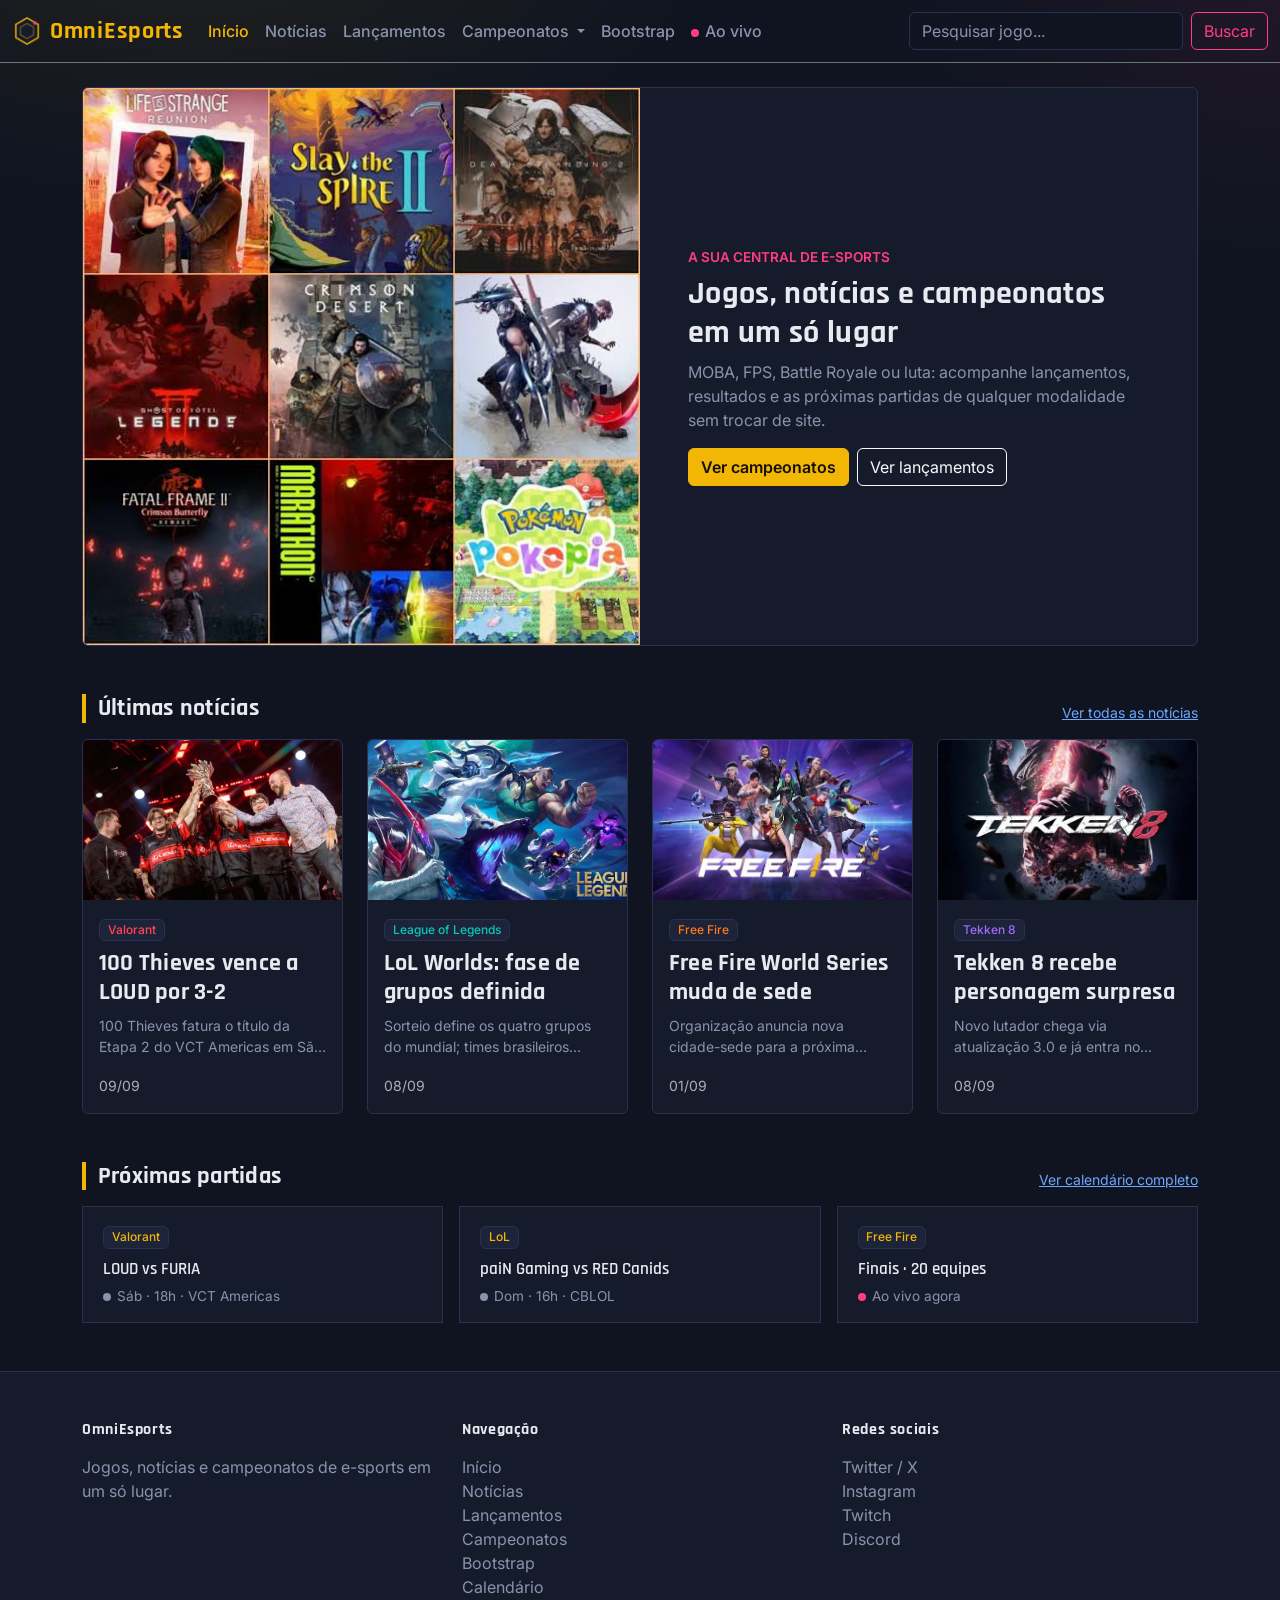
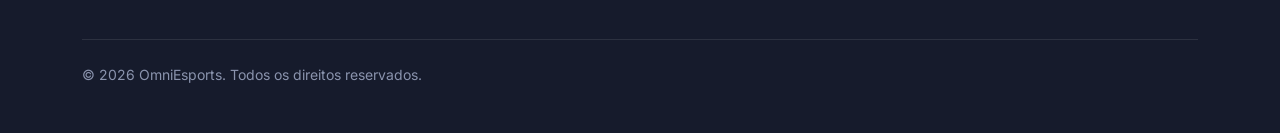
<file: index.html>
<!doctype html>
<html lang="pt-BR" data-bs-theme="dark">
  <head>
    <meta charset="utf-8">
    <meta name="viewport" content="width=device-width, initial-scale=1">
    <title>OmniEsports — Jogos, notícias e campeonatos em um só lugar</title>
    <link href="https://cdn.jsdelivr.net/npm/bootstrap@5.3.8/dist/css/bootstrap.min.css" rel="stylesheet" integrity="sha384-sRIl4kxILFvY47J16cr9ZwB07vP4J8+LH7qKQnuqkuIAvNWLzeN8tE5YBujZqJLB" crossorigin="anonymous">
    <link rel="icon" href="./img/logo (1).png" type="image/svg+xml">
    <link rel="stylesheet" href="./css/style.css">
  </head>
  <body>

<nav class="navbar navbar-expand-lg navbar-dark border-bottom border-secondary">
  <div class="container-fluid">
    <a class="navbar-brand fw-bold d-flex align-items-center gap-2" href="index.html">
      <img src="./img/logo (1).png" alt="" width="30" height="30">
      OmniEsports
    </a>
    <button class="navbar-toggler" type="button" data-bs-toggle="collapse" data-bs-target="#navbarSupportedContent" aria-controls="navbarSupportedContent" aria-expanded="false" aria-label="Toggle navigation">
      <span class="navbar-toggler-icon"></span>
    </button>
    <div class="collapse navbar-collapse" id="navbarSupportedContent">
      <ul class="navbar-nav me-auto mb-2 mb-lg-0">
        <li class="nav-item">
          <a class="nav-link active" aria-current="page" href="index.html">Início</a>
        </li>
        <li class="nav-item">
          <a class="nav-link" href="noticias.html">Notícias</a>
        </li>
        <li class="nav-item">
          <a class="nav-link" href="lancamentos.html">Lançamentos</a>
        </li>
        <li class="nav-item dropdown">
          <a class="nav-link dropdown-toggle" href="campeonatos.html" role="button" data-bs-toggle="dropdown" aria-expanded="false">
            Campeonatos
          </a>
          <ul class="dropdown-menu dropdown-menu-dark">
            <li><h6 class="dropdown-header">FPS</h6></li>
            <li><a class="dropdown-item" href="valorant.html">Valorant</a></li>
            <li><a class="dropdown-item" href="cs2.html">Counter-Strike 2</a></li>
            <li><h6 class="dropdown-header">MOBA</h6></li>
            <li><a class="dropdown-item" href="lol.html">League of Legends</a></li>
            <li><a class="dropdown-item" href="dota2.html">Dota 2</a></li>
            <li><h6 class="dropdown-header">Battle Royale</h6></li>
            <li><a class="dropdown-item" href="freefire.html">Free Fire</a></li>
            <li><a class="dropdown-item" href="fortnite.html">Fortnite</a></li>
            <li><h6 class="dropdown-header">Fighting</h6></li>
            <li><a class="dropdown-item" href="tekken.html">Tekken 8</a></li>
            <li><a class="dropdown-item" href="sf6.html">Street Fighter 6</a></li>
            <li><h6 class="dropdown-header">Esportes/Corrida</h6></li>
            <li><a class="dropdown-item" href="rocketleague.html">Rocket League</a></li>
            <li><hr class="dropdown-divider"></li>
            <li><a class="dropdown-item" href="campeonatos.html#calendario">Calendário completo</a></li>
          </ul>
        </li>
        <li class="nav-item">
          <a class="nav-link" href="bootstrap.html">Bootstrap</a>
        </li>
        <li class="nav-item">
          <a class="nav-link" href="campeonatos.html#ao-vivo"><span class="live-dot"></span>Ao vivo</a>
        </li>
      </ul>
      <form class="d-flex" role="search">
        <input class="form-control me-2" type="search" placeholder="Pesquisar jogo..." aria-label="Search"/>
        <button class="btn btn-outline-info" type="submit">Buscar</button>
      </form>
    </div>
  </div>
</nav>

<div class="container">
  <div class="card card-hover mx-auto mt-4 overflow-hidden">
    <div class="row g-0 align-items-stretch">
      <div class="col-12 col-lg-6">
        <img src="./img/jogos.png" class="img-fluid w-100 h-100 oe-hero-img" alt="Ilustração de um explorador diante de um portal digital cercado de telas holográficas">
      </div>
      <div class="col-12 col-lg-6 d-flex flex-column justify-content-center p-4 p-lg-5">
        <p class="oe-hero-kicker">A SUA CENTRAL DE E-SPORTS</p>
        <h1 class="card-title" style="font-size: 2rem;">Jogos, notícias e campeonatos em um só lugar</h1>
        <p class="card-text">MOBA, FPS, Battle Royale ou luta: acompanhe lançamentos, resultados e as próximas partidas de qualquer modalidade sem trocar de site.</p>
        <div class="d-flex gap-2 flex-wrap">
          <a href="campeonatos.html" class="btn btn-primary">Ver campeonatos</a>
          <a href="lancamentos.html" class="btn btn-outline-light">Ver lançamentos</a>
        </div>
      </div>
    </div>
  </div>
</div>


<div class="container my-5">
  <div class="d-flex justify-content-between align-items-end flex-wrap gap-2 mb-3">
    <h4 class="oe-section-title mb-0">Últimas notícias</h4>
    <a href="noticias.html" class="small">Ver todas as notícias</a>
  </div>

  <div class="row g-4">
    <div class="col-12 col-sm-6 col-lg-3" data-news-game="valorant">
      <div class="card news-card h-100 card-hover" style="--news-accent: #ff4655;">
        <img src="./img/100t.png" class="news-thumb" alt="Ilustração de destaque para notícias de Valorant">
        <div class="card-body">
          <span class="badge badge-jogo mb-2">Valorant</span>
          <h4 class="card-title ">100 Thieves vence a LOUD por 3-2</h4>
          <p class="card-text card-text-clamp small">100 Thieves fatura o título da Etapa 2 do VCT Americas em São Paulo após uma final de cinco mapas.</p>
          <span class="text-body-secondary small">09/09</span>
        </div>
      </div>
    </div>

    <div class="col-12 col-sm-6 col-lg-3" data-news-game="lol">
      <div class="card news-card h-100 card-hover" style="--news-accent: #0ac8b9;">
        <img src="./img/lol (1).png" class="news-thumb" alt="Ilustração de destaque para notícias de League of Legends">
        <div class="card-body">
          <span class="badge badge-jogo mb-2">League of Legends</span>
          <h4 class="card-title ">LoL Worlds: fase de grupos definida</h4>
          <p class="card-text card-text-clamp small">Sorteio define os quatro grupos do mundial; times brasileiros conhecem seus adversários.</p>
          <span class="text-body-secondary small">08/09</span>
        </div>
      </div>
    </div>

    <div class="col-12 col-sm-6 col-lg-3" data-news-game="freefire">
      <div class="card news-card h-100 card-hover" style="--news-accent: #ff7a1a;">
        <img src="./img/freefire.png" class="news-thumb" alt="Ilustração de destaque para notícias de Free Fire">
        <div class="card-body">
          <span class="badge badge-jogo mb-2">Free Fire</span>
          <h4 class="card-title ">Free Fire World Series muda de sede</h4>
          <p class="card-text card-text-clamp small">Organização anuncia nova cidade-sede para a próxima edição do maior torneio do jogo.</p>
          <span class="text-body-secondary small">01/09</span>
        </div>
      </div>
    </div>

    <div class="col-12 col-sm-6 col-lg-3" data-news-game="tekken">
      <div class="card news-card h-100 card-hover" style="--news-accent: #9d6bff;">
        <img src="./img/tekken 8.png" class="news-thumb" alt="Ilustração de destaque para notícias de Tekken 8">
        <div class="card-body">
          <span class="badge badge-jogo mb-2">Tekken 8</span>
          <h4 class="card-title ">Tekken 8 recebe personagem surpresa</h4>
          <p class="card-text card-text-clamp small">Novo lutador chega via atualização 3.0 e já entra no próximo circuito competitivo.</p>
          <span class="text-body-secondary small">08/09</span>
        </div>
      </div>
    </div>

  </div>
</div>


<div class="container my-5">
  <div class="d-flex justify-content-between align-items-end flex-wrap gap-2 mb-3">
    <h4 class="oe-section-title mb-0">Próximas partidas</h4>
    <a href="campeonatos.html#calendario" class="small">Ver calendário completo</a>
  </div>
  <div class="row g-3">
    <div class="col-12 col-md-4">
      <div class="match-card h-100">
        <span class="badge badge-jogo mb-2">Valorant</span>
        <div class="match-teams">LOUD vs FURIA</div>
        <div class="match-meta status-agendado mt-1"><span class="status-dot"></span>Sáb · 18h · VCT Americas</div>
      </div>
    </div>
    <div class="col-12 col-md-4">
      <div class="match-card h-100">
        <span class="badge badge-jogo mb-2">LoL</span>
        <div class="match-teams">paiN Gaming vs RED Canids</div>
        <div class="match-meta status-agendado mt-1"><span class="status-dot"></span>Dom · 16h · CBLOL</div>
      </div>
    </div>
    <div class="col-12 col-md-4">
      <div class="match-card h-100">
        <span class="badge badge-jogo mb-2">Free Fire</span>
        <div class="match-teams">Finais · 20 equipes</div>
        <div class="match-meta status-ao-vivo mt-1"><span class="status-dot"></span>Ao vivo agora</div>
      </div>
    </div>
  </div>
</div>

<footer class="oe-footer py-5 mt-5">
  <div class="container">
    <div class="row gy-4">
      <div class="col-12 col-md-4">
        <h6 class="mb-3">OmniEsports</h6>
        <p class="mb-0">Jogos, notícias e campeonatos de e-sports em um só lugar.</p>
      </div>
      <div class="col-6 col-md-4">
        <h6 class="mb-3">Navegação</h6>
        <ul class="list-unstyled">
          <li><a href="index.html">Início</a></li>
          <li><a href="noticias.html">Notícias</a></li>
          <li><a href="lancamentos.html">Lançamentos</a></li>
          <li><a href="campeonatos.html">Campeonatos</a></li>
          <li><a href="bootstrap.html">Bootstrap</a></li>
          <li><a href="campeonatos.html#calendario">Calendário</a></li>
        </ul>
      </div>
      <div class="col-6 col-md-4">
        <h6 class="mb-3">Redes sociais</h6>
        <ul class="list-unstyled">
          <li><a href="#">Twitter / X</a></li>
          <li><a href="#">Instagram</a></li>
          <li><a href="#">Twitch</a></li>
          <li><a href="#">Discord</a></li>
        </ul>
      </div>
    </div>
    <hr class="border-secondary my-4">
    <p class="mb-0 small">&copy; 2026 OmniEsports. Todos os direitos reservados.</p>
  </div>
</footer>

    <script src="https://cdn.jsdelivr.net/npm/bootstrap@5.3.8/dist/js/bootstrap.bundle.min.js" integrity="sha384-FKyoEForCGlyvwx9Hj09JcYn3nv7wiPVlz7YYwJrWVcXK/BmnVDxM+D2scQbITxI" crossorigin="anonymous"></script>

  </body>
</html>
</file>
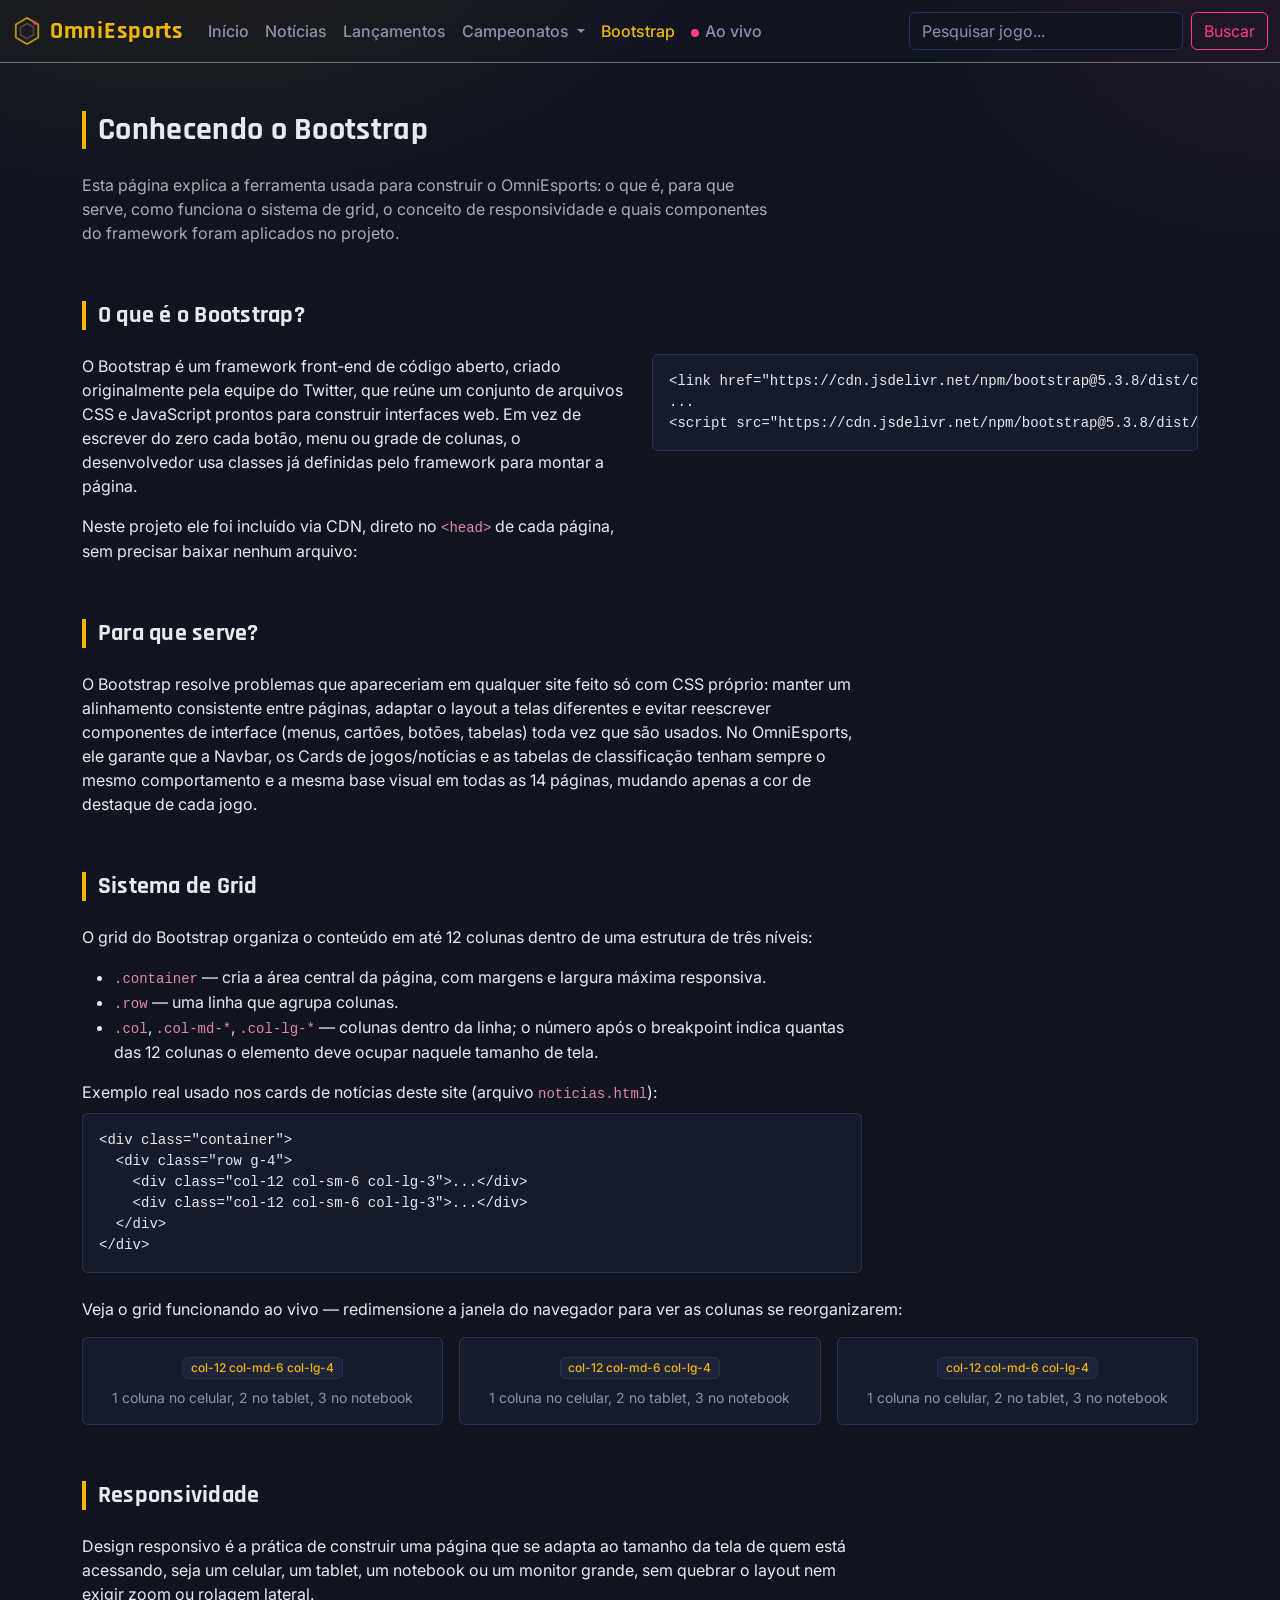
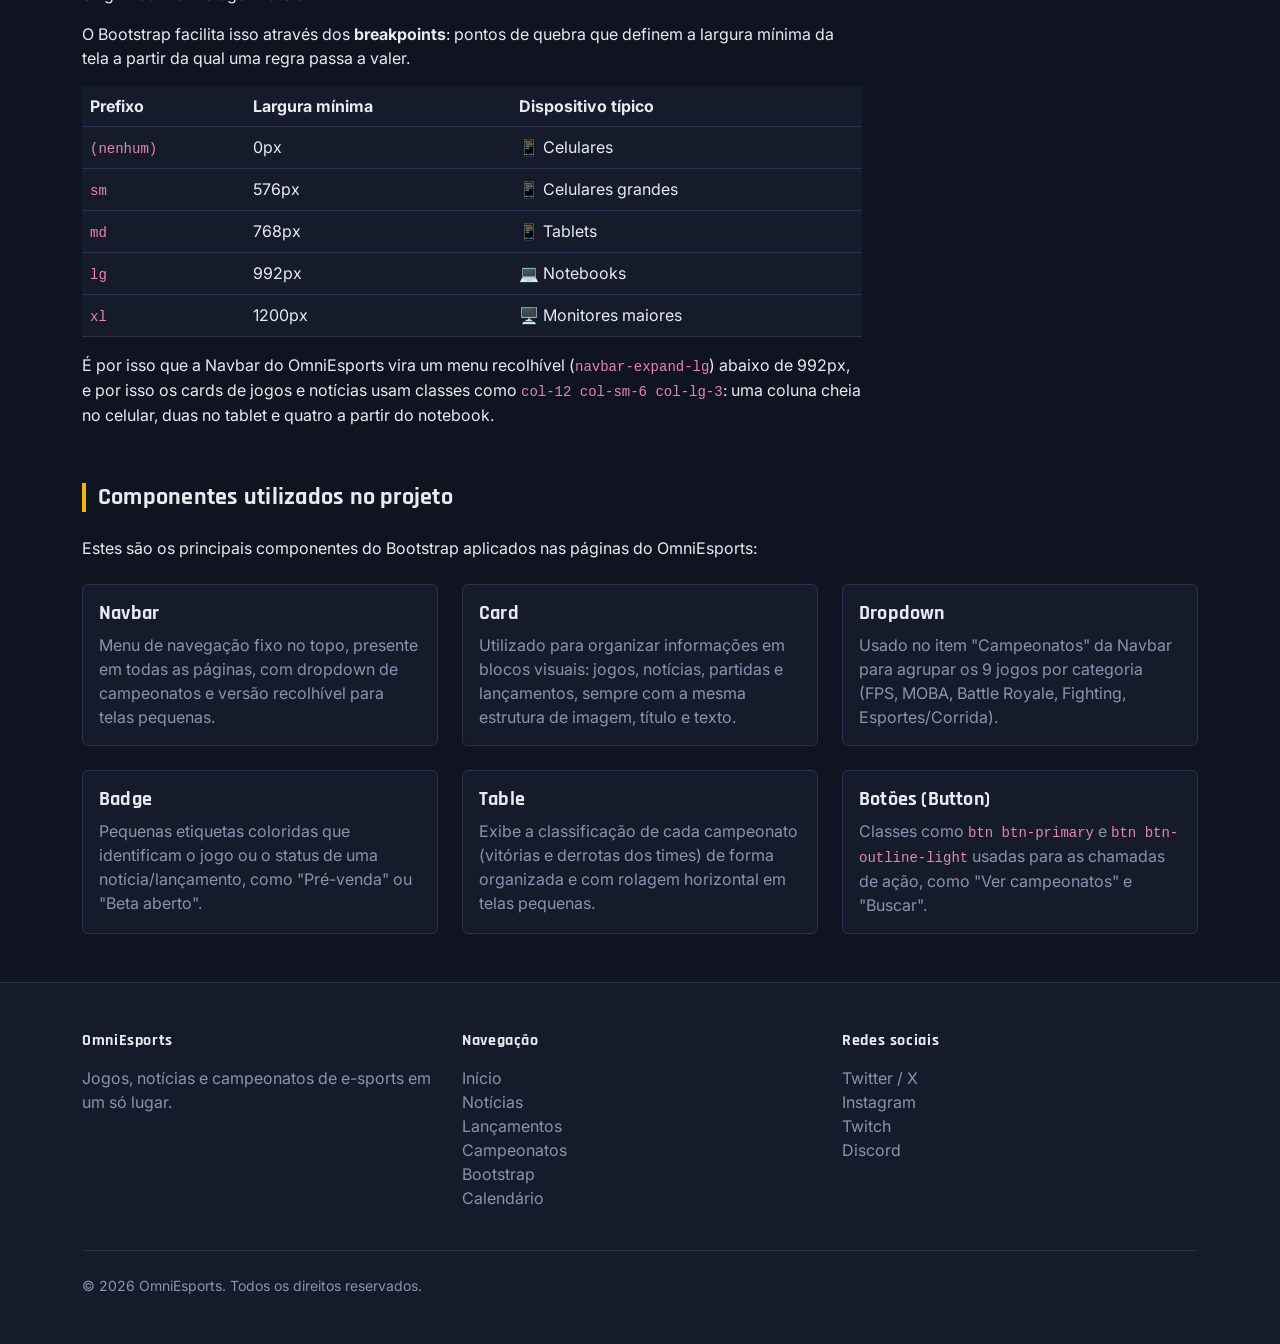
<file: bootstrap.html>
<!doctype html>
<html lang="pt-BR" data-bs-theme="dark">
  <head>
    <meta charset="utf-8">
    <meta name="viewport" content="width=device-width, initial-scale=1">
    <title>Conhecendo o Bootstrap — OmniEsports</title>
    <link href="https://cdn.jsdelivr.net/npm/bootstrap@5.3.8/dist/css/bootstrap.min.css" rel="stylesheet" integrity="sha384-sRIl4kxILFvY47J16cr9ZwB07vP4J8+LH7qKQnuqkuIAvNWLzeN8tE5YBujZqJLB" crossorigin="anonymous">
    <link rel="icon" href="./img/logo (1).png" type="image/svg+xml">
    <link rel="stylesheet" href="./css/style.css">
  </head>
  <body>

<nav class="navbar navbar-expand-lg navbar-dark border-bottom border-secondary">
  <div class="container-fluid">
    <a class="navbar-brand fw-bold d-flex align-items-center gap-2" href="index.html">
      <img src="./img/logo (1).png" alt="" width="30" height="30">
      OmniEsports
    </a>
    <button class="navbar-toggler" type="button" data-bs-toggle="collapse" data-bs-target="#navbarSupportedContent" aria-controls="navbarSupportedContent" aria-expanded="false" aria-label="Toggle navigation">
      <span class="navbar-toggler-icon"></span>
    </button>
    <div class="collapse navbar-collapse" id="navbarSupportedContent">
      <ul class="navbar-nav me-auto mb-2 mb-lg-0">
        <li class="nav-item">
          <a class="nav-link" href="index.html">Início</a>
        </li>
        <li class="nav-item">
          <a class="nav-link" href="noticias.html">Notícias</a>
        </li>
        <li class="nav-item">
          <a class="nav-link" href="lancamentos.html">Lançamentos</a>
        </li>
        <li class="nav-item dropdown">
          <a class="nav-link dropdown-toggle" href="campeonatos.html" role="button" data-bs-toggle="dropdown" aria-expanded="false">
            Campeonatos
          </a>
          <ul class="dropdown-menu dropdown-menu-dark">
            <li><h6 class="dropdown-header">FPS</h6></li>
            <li><a class="dropdown-item" href="valorant.html">Valorant</a></li>
            <li><a class="dropdown-item" href="cs2.html">Counter-Strike 2</a></li>
            <li><h6 class="dropdown-header">MOBA</h6></li>
            <li><a class="dropdown-item" href="lol.html">League of Legends</a></li>
            <li><a class="dropdown-item" href="dota2.html">Dota 2</a></li>
            <li><h6 class="dropdown-header">Battle Royale</h6></li>
            <li><a class="dropdown-item" href="freefire.html">Free Fire</a></li>
            <li><a class="dropdown-item" href="fortnite.html">Fortnite</a></li>
            <li><h6 class="dropdown-header">Fighting</h6></li>
            <li><a class="dropdown-item" href="tekken.html">Tekken 8</a></li>
            <li><a class="dropdown-item" href="sf6.html">Street Fighter 6</a></li>
            <li><h6 class="dropdown-header">Esportes/Corrida</h6></li>
            <li><a class="dropdown-item" href="rocketleague.html">Rocket League</a></li>
            <li><hr class="dropdown-divider"></li>
            <li><a class="dropdown-item" href="campeonatos.html#calendario">Calendário completo</a></li>
          </ul>
        </li>
        <li class="nav-item">
          <a class="nav-link active" aria-current="page" href="bootstrap.html">Bootstrap</a>
        </li>
        <li class="nav-item">
          <a class="nav-link" href="campeonatos.html#ao-vivo"><span class="live-dot"></span>Ao vivo</a>
        </li>
      </ul>
      <form class="d-flex" role="search">
        <input class="form-control me-2" type="search" placeholder="Pesquisar jogo..." aria-label="Search"/>
        <button class="btn btn-outline-info" type="submit">Buscar</button>
      </form>
    </div>
  </div>
</nav>

<div class="container my-5">
  <h2 class="oe-section-title">Conhecendo o Bootstrap</h2>
  <p class="text-body-secondary" style="max-width: 700px;">Esta página explica a ferramenta usada para construir o OmniEsports: o que é, para que serve, como funciona o sistema de grid, o conceito de responsividade e quais componentes do framework foram aplicados no projeto.</p>

  <!-- O que é / Para que serve -->
  <section class="mt-5 pt-2">
    <h4 class="oe-section-title">O que é o Bootstrap?</h4>
    <div class="row g-4 align-items-start">
      <div class="col-12 col-lg-6">
        <p>O Bootstrap é um framework front-end de código aberto, criado originalmente pela equipe do Twitter, que reúne um conjunto de arquivos CSS e JavaScript prontos para construir interfaces web. Em vez de escrever do zero cada botão, menu ou grade de colunas, o desenvolvedor usa classes já definidas pelo framework para montar a página.</p>
        <p class="mb-0">Neste projeto ele foi incluído via CDN, direto no <code>&lt;head&gt;</code> de cada página, sem precisar baixar nenhum arquivo:</p>
      </div>
      <div class="col-12 col-lg-6">
        <pre class="p-3 rounded" style="background: var(--oe-bg-panel); border: 1px solid var(--oe-border); overflow-x:auto;"><code>&lt;link href="https://cdn.jsdelivr.net/npm/bootstrap@5.3.8/dist/css/bootstrap.min.css" rel="stylesheet"&gt;
...
&lt;script src="https://cdn.jsdelivr.net/npm/bootstrap@5.3.8/dist/js/bootstrap.bundle.min.js"&gt;&lt;/script&gt;</code></pre>
      </div>
    </div>
  </section>

  <!-- Para que serve -->
  <section class="mt-5 pt-2">
    <h4 class="oe-section-title">Para que serve?</h4>
    <p style="max-width: 780px;">O Bootstrap resolve problemas que apareceriam em qualquer site feito só com CSS próprio: manter um alinhamento consistente entre páginas, adaptar o layout a telas diferentes e evitar reescrever componentes de interface (menus, cartões, botões, tabelas) toda vez que são usados. No OmniEsports, ele garante que a Navbar, os Cards de jogos/notícias e as tabelas de classificação tenham sempre o mesmo comportamento e a mesma base visual em todas as 14 páginas, mudando apenas a cor de destaque de cada jogo.</p>
  </section>

  <!-- Sistema de grid -->
  <section class="mt-5 pt-2">
    <h4 class="oe-section-title">Sistema de Grid</h4>
    <p style="max-width: 780px;">O grid do Bootstrap organiza o conteúdo em até 12 colunas dentro de uma estrutura de três níveis:</p>
    <ul style="max-width: 780px;">
      <li><code>.container</code> — cria a área central da página, com margens e largura máxima responsiva.</li>
      <li><code>.row</code> — uma linha que agrupa colunas.</li>
      <li><code>.col</code>, <code>.col-md-*</code>, <code>.col-lg-*</code> — colunas dentro da linha; o número após o breakpoint indica quantas das 12 colunas o elemento deve ocupar naquele tamanho de tela.</li>
    </ul>

    <p class="mb-2" style="max-width: 780px;">Exemplo real usado nos cards de notícias deste site (arquivo <code>noticias.html</code>):</p>
    <pre class="p-3 rounded mb-4" style="background: var(--oe-bg-panel); border: 1px solid var(--oe-border); overflow-x:auto; max-width: 780px;"><code>&lt;div class="container"&gt;
  &lt;div class="row g-4"&gt;
    &lt;div class="col-12 col-sm-6 col-lg-3"&gt;...&lt;/div&gt;
    &lt;div class="col-12 col-sm-6 col-lg-3"&gt;...&lt;/div&gt;
  &lt;/div&gt;
&lt;/div&gt;</code></pre>

    <p class="mb-3">Veja o grid funcionando ao vivo — redimensione a janela do navegador para ver as colunas se reorganizarem:</p>
    <div class="row g-3">
      <div class="col-12 col-md-6 col-lg-4">
        <div class="card h-100"><div class="card-body text-center"><span class="badge badge-jogo mb-2">col-12 col-md-6 col-lg-4</span><p class="card-text mb-0 small">1 coluna no celular, 2 no tablet, 3 no notebook</p></div></div>
      </div>
      <div class="col-12 col-md-6 col-lg-4">
        <div class="card h-100"><div class="card-body text-center"><span class="badge badge-jogo mb-2">col-12 col-md-6 col-lg-4</span><p class="card-text mb-0 small">1 coluna no celular, 2 no tablet, 3 no notebook</p></div></div>
      </div>
      <div class="col-12 col-md-6 col-lg-4">
        <div class="card h-100"><div class="card-body text-center"><span class="badge badge-jogo mb-2">col-12 col-md-6 col-lg-4</span><p class="card-text mb-0 small">1 coluna no celular, 2 no tablet, 3 no notebook</p></div></div>
      </div>
    </div>
  </section>

  <!-- Responsividade -->
  <section class="mt-5 pt-2">
    <h4 class="oe-section-title">Responsividade</h4>
    <p style="max-width: 780px;">Design responsivo é a prática de construir uma página que se adapta ao tamanho da tela de quem está acessando, seja um celular, um tablet, um notebook ou um monitor grande, sem quebrar o layout nem exigir zoom ou rolagem lateral.</p>
    <p style="max-width: 780px;">O Bootstrap facilita isso através dos <strong>breakpoints</strong>: pontos de quebra que definem a largura mínima da tela a partir da qual uma regra passa a valer.</p>
    <div class="table-responsive" style="max-width: 780px;">
      <table class="table table-oe align-middle">
        <thead>
          <tr><th scope="col">Prefixo</th><th scope="col">Largura mínima</th><th scope="col">Dispositivo típico</th></tr>
        </thead>
        <tbody>
          <tr><td><code>(nenhum)</code></td><td>0px</td><td>📱 Celulares</td></tr>
          <tr><td><code>sm</code></td><td>576px</td><td>📱 Celulares grandes</td></tr>
          <tr><td><code>md</code></td><td>768px</td><td>📱 Tablets</td></tr>
          <tr><td><code>lg</code></td><td>992px</td><td>💻 Notebooks</td></tr>
          <tr><td><code>xl</code></td><td>1200px</td><td>🖥️ Monitores maiores</td></tr>
        </tbody>
      </table>
    </div>
    <p class="mb-0" style="max-width: 780px;">É por isso que a Navbar do OmniEsports vira um menu recolhível (<code>navbar-expand-lg</code>) abaixo de 992px, e por isso os cards de jogos e notícias usam classes como <code>col-12 col-sm-6 col-lg-3</code>: uma coluna cheia no celular, duas no tablet e quatro a partir do notebook.</p>
  </section>

  <!-- Componentes -->
  <section class="mt-5 pt-2">
    <h4 class="oe-section-title">Componentes utilizados no projeto</h4>
    <p class="mb-4" style="max-width: 780px;">Estes são os principais componentes do Bootstrap aplicados nas páginas do OmniEsports:</p>

    <div class="row g-4">
      <div class="col-12 col-md-6 col-lg-4">
        <div class="card h-100 card-hover">
          <div class="card-body">
            <h5 class="card-title">Navbar</h5>
            <p class="card-text">Menu de navegação fixo no topo, presente em todas as páginas, com dropdown de campeonatos e versão recolhível para telas pequenas.</p>
          </div>
        </div>
      </div>
      <div class="col-12 col-md-6 col-lg-4">
        <div class="card h-100 card-hover">
          <div class="card-body">
            <h5 class="card-title">Card</h5>
            <p class="card-text">Utilizado para organizar informações em blocos visuais: jogos, notícias, partidas e lançamentos, sempre com a mesma estrutura de imagem, título e texto.</p>
          </div>
        </div>
      </div>
      <div class="col-12 col-md-6 col-lg-4">
        <div class="card h-100 card-hover">
          <div class="card-body">
            <h5 class="card-title">Dropdown</h5>
            <p class="card-text">Usado no item "Campeonatos" da Navbar para agrupar os 9 jogos por categoria (FPS, MOBA, Battle Royale, Fighting, Esportes/Corrida).</p>
          </div>
        </div>
      </div>
      <div class="col-12 col-md-6 col-lg-4">
        <div class="card h-100 card-hover">
          <div class="card-body">
            <h5 class="card-title">Badge</h5>
            <p class="card-text">Pequenas etiquetas coloridas que identificam o jogo ou o status de uma notícia/lançamento, como "Pré-venda" ou "Beta aberto".</p>
          </div>
        </div>
      </div>
      <div class="col-12 col-md-6 col-lg-4">
        <div class="card h-100 card-hover">
          <div class="card-body">
            <h5 class="card-title">Table</h5>
            <p class="card-text">Exibe a classificação de cada campeonato (vitórias e derrotas dos times) de forma organizada e com rolagem horizontal em telas pequenas.</p>
          </div>
        </div>
      </div>
      <div class="col-12 col-md-6 col-lg-4">
        <div class="card h-100 card-hover">
          <div class="card-body">
            <h5 class="card-title">Botões (Button)</h5>
            <p class="card-text">Classes como <code>btn btn-primary</code> e <code>btn btn-outline-light</code> usadas para as chamadas de ação, como "Ver campeonatos" e "Buscar".</p>
          </div>
        </div>
      </div>
    </div>
  </section>

</div>

<footer class="oe-footer py-5 mt-5">
  <div class="container">
    <div class="row gy-4">
      <div class="col-12 col-md-4">
        <h6 class="mb-3">OmniEsports</h6>
        <p class="mb-0">Jogos, notícias e campeonatos de e-sports em um só lugar.</p>
      </div>
      <div class="col-6 col-md-4">
        <h6 class="mb-3">Navegação</h6>
        <ul class="list-unstyled">
          <li><a href="index.html">Início</a></li>
          <li><a href="noticias.html">Notícias</a></li>
          <li><a href="lancamentos.html">Lançamentos</a></li>
          <li><a href="campeonatos.html">Campeonatos</a></li>
          <li><a href="bootstrap.html">Bootstrap</a></li>
          <li><a href="campeonatos.html#calendario">Calendário</a></li>
        </ul>
      </div>
      <div class="col-6 col-md-4">
        <h6 class="mb-3">Redes sociais</h6>
        <ul class="list-unstyled">
          <li><a href="#">Twitter / X</a></li>
          <li><a href="#">Instagram</a></li>
          <li><a href="#">Twitch</a></li>
          <li><a href="#">Discord</a></li>
        </ul>
      </div>
    </div>
    <hr class="border-secondary my-4">
    <p class="mb-0 small">&copy; 2026 OmniEsports. Todos os direitos reservados.</p>
  </div>
</footer>

    <script src="https://cdn.jsdelivr.net/npm/bootstrap@5.3.8/dist/js/bootstrap.bundle.min.js" integrity="sha384-FKyoEForCGlyvwx9Hj09JcYn3nv7wiPVlz7YYwJrWVcXK/BmnVDxM+D2scQbITxI" crossorigin="anonymous"></script>

  </body>
</html>
</file>
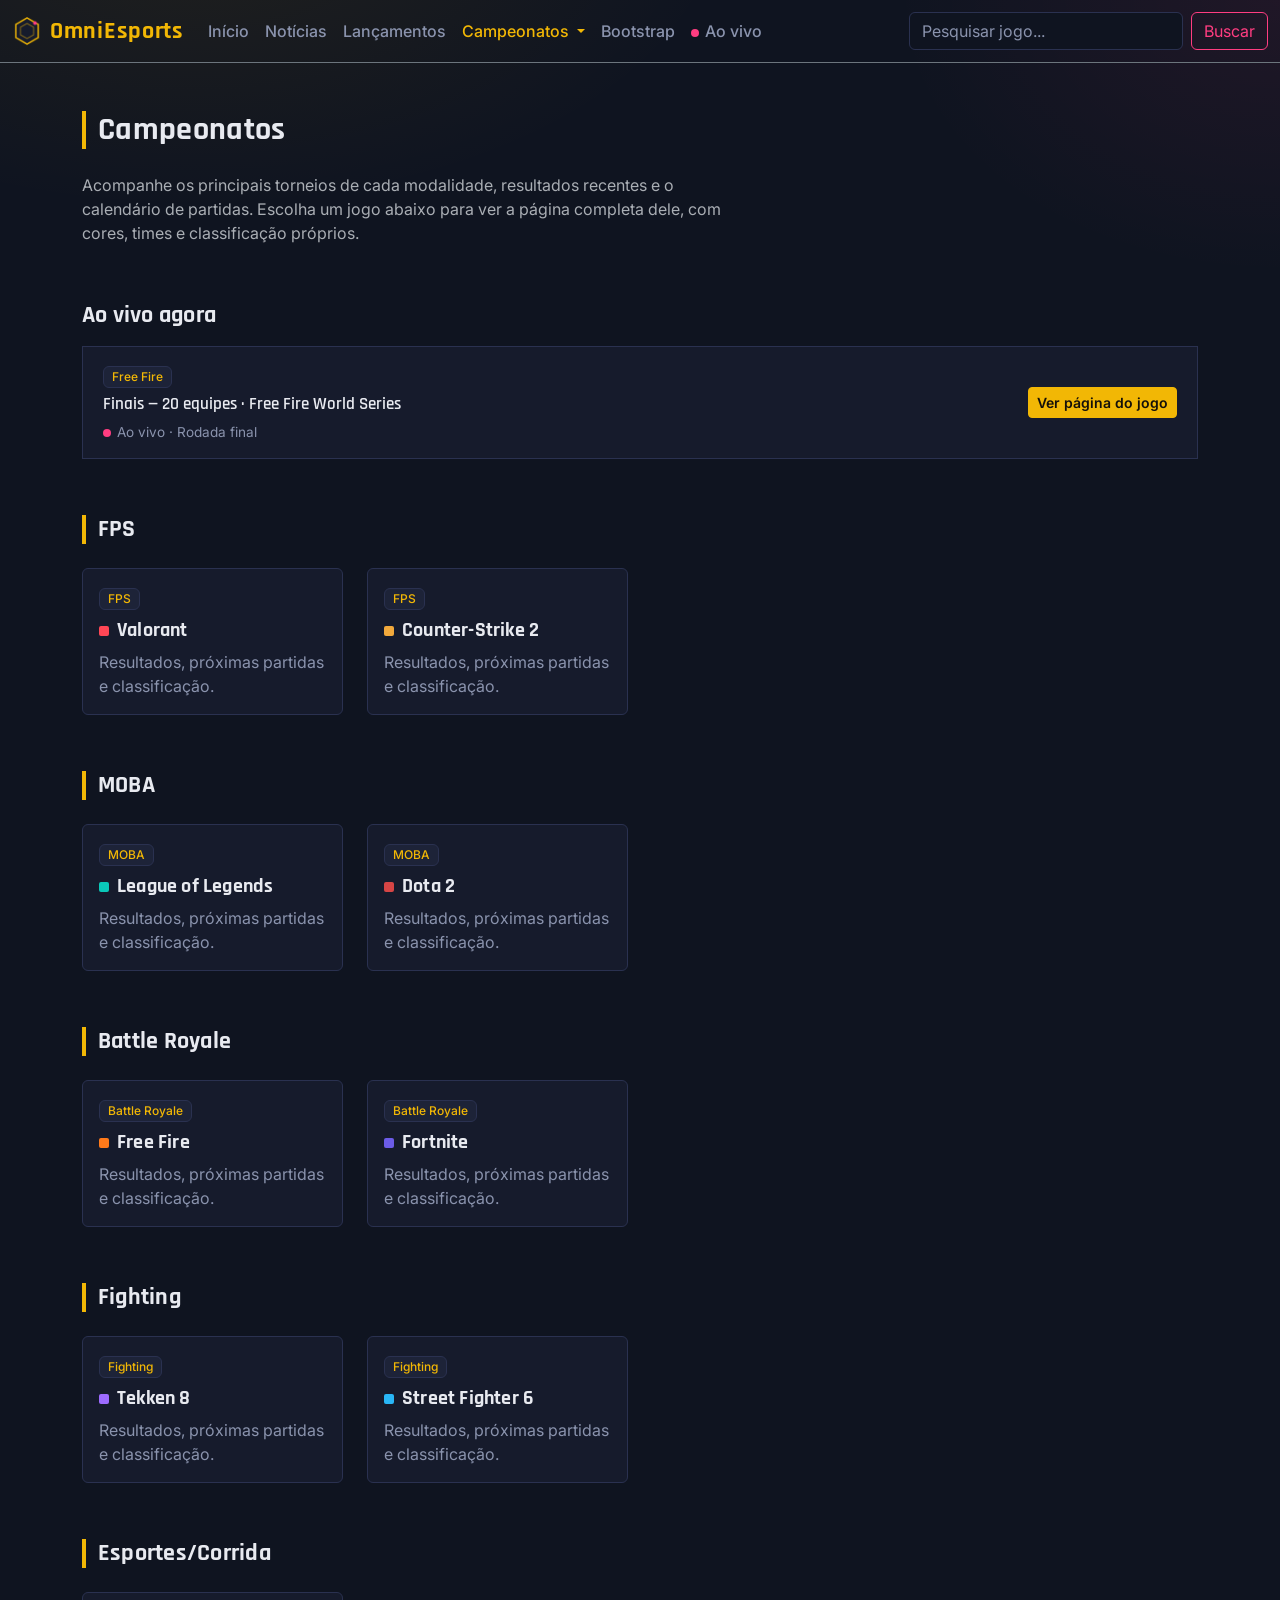
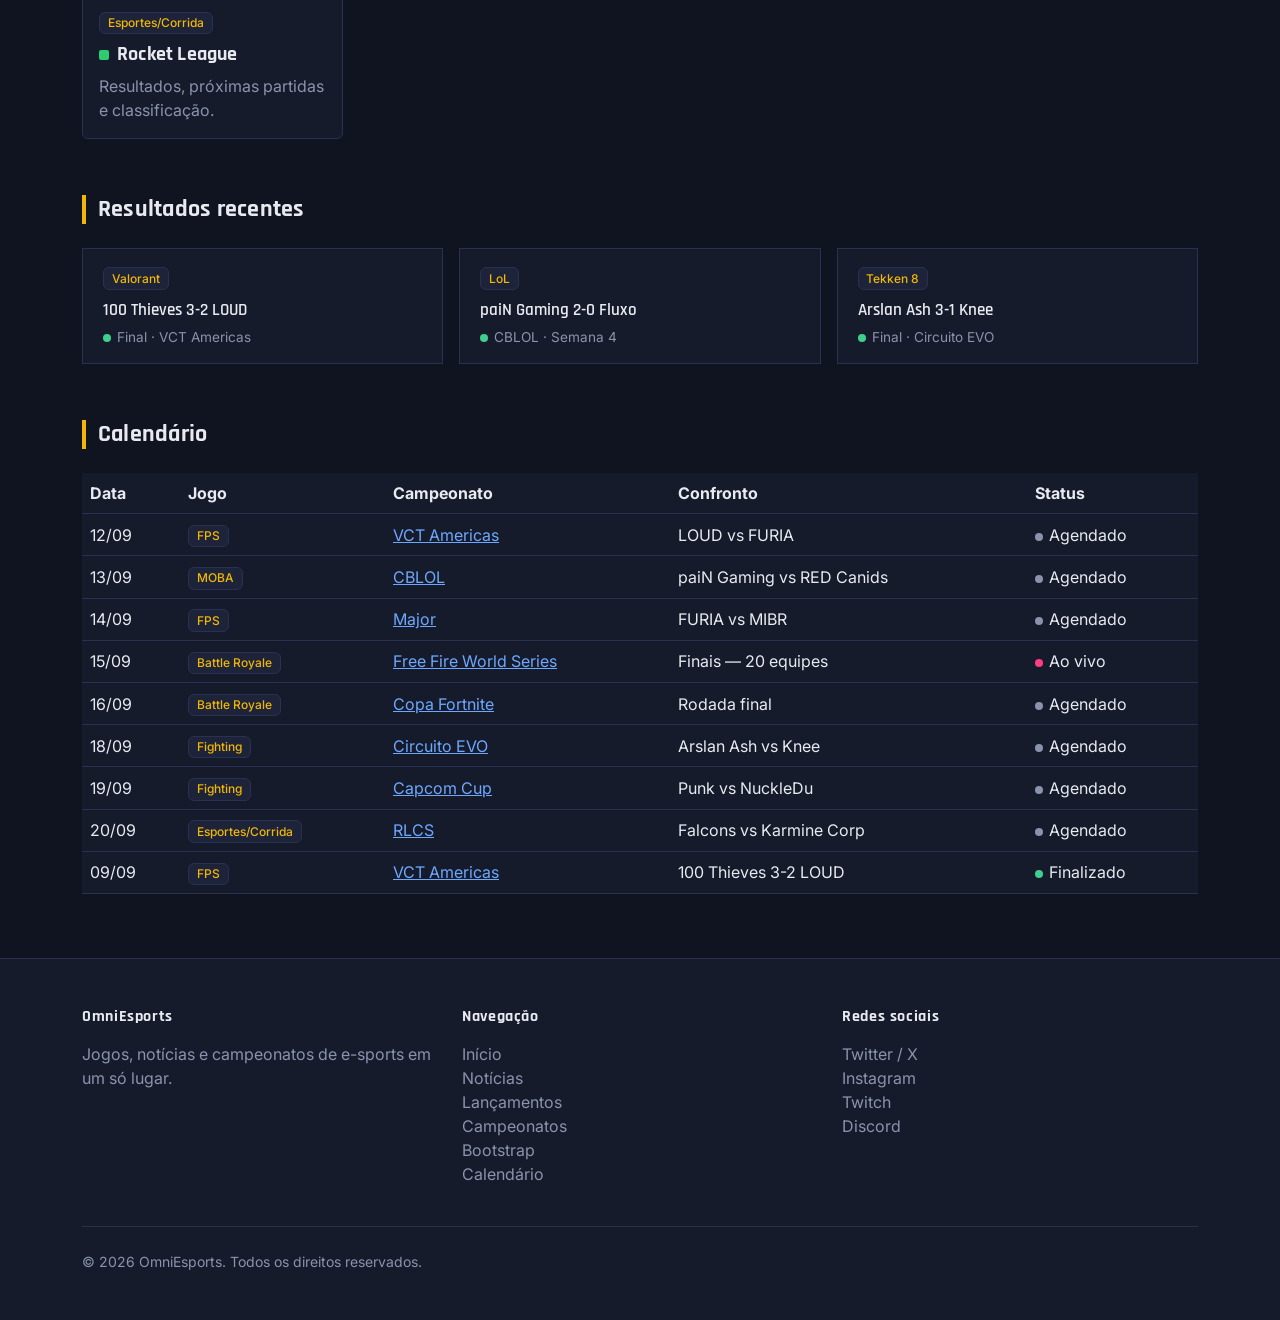
<file: campeonatos.html>
<!doctype html>
<html lang="pt-BR" data-bs-theme="dark">
  <head>
    <meta charset="utf-8">
    <meta name="viewport" content="width=device-width, initial-scale=1">
    <title>Campeonatos — OmniEsports</title>
    <link href="https://cdn.jsdelivr.net/npm/bootstrap@5.3.8/dist/css/bootstrap.min.css" rel="stylesheet" integrity="sha384-sRIl4kxILFvY47J16cr9ZwB07vP4J8+LH7qKQnuqkuIAvNWLzeN8tE5YBujZqJLB" crossorigin="anonymous">
    <link rel="icon" href="./img/logo (1).png" type="image/svg+xml">
    <link rel="stylesheet" href="./css/style.css">
  </head>
  <body>

<nav class="navbar navbar-expand-lg navbar-dark border-bottom border-secondary">
  <div class="container-fluid">
    <a class="navbar-brand fw-bold d-flex align-items-center gap-2" href="index.html">
      <img src="./img/logo (1).png" alt="" width="30" height="30">
      OmniEsports
    </a>
    <button class="navbar-toggler" type="button" data-bs-toggle="collapse" data-bs-target="#navbarSupportedContent" aria-controls="navbarSupportedContent" aria-expanded="false" aria-label="Toggle navigation">
      <span class="navbar-toggler-icon"></span>
    </button>
    <div class="collapse navbar-collapse" id="navbarSupportedContent">
      <ul class="navbar-nav me-auto mb-2 mb-lg-0">
        <li class="nav-item">
          <a class="nav-link" href="index.html">Início</a>
        </li>
        <li class="nav-item">
          <a class="nav-link" href="noticias.html">Notícias</a>
        </li>
        <li class="nav-item">
          <a class="nav-link" href="lancamentos.html">Lançamentos</a>
        </li>
        <li class="nav-item dropdown">
          <a class="nav-link dropdown-toggle active" aria-current="page" href="campeonatos.html" role="button" data-bs-toggle="dropdown" aria-expanded="false">
            Campeonatos
          </a>
          <ul class="dropdown-menu dropdown-menu-dark">
            <li><h6 class="dropdown-header">FPS</h6></li>
            <li><a class="dropdown-item" href="valorant.html">Valorant</a></li>
            <li><a class="dropdown-item" href="cs2.html">Counter-Strike 2</a></li>
            <li><h6 class="dropdown-header">MOBA</h6></li>
            <li><a class="dropdown-item" href="lol.html">League of Legends</a></li>
            <li><a class="dropdown-item" href="dota2.html">Dota 2</a></li>
            <li><h6 class="dropdown-header">Battle Royale</h6></li>
            <li><a class="dropdown-item" href="freefire.html">Free Fire</a></li>
            <li><a class="dropdown-item" href="fortnite.html">Fortnite</a></li>
            <li><h6 class="dropdown-header">Fighting</h6></li>
            <li><a class="dropdown-item" href="tekken.html">Tekken 8</a></li>
            <li><a class="dropdown-item" href="sf6.html">Street Fighter 6</a></li>
            <li><h6 class="dropdown-header">Esportes/Corrida</h6></li>
            <li><a class="dropdown-item" href="rocketleague.html">Rocket League</a></li>
            <li><hr class="dropdown-divider"></li>
            <li><a class="dropdown-item" href="campeonatos.html#calendario">Calendário completo</a></li>
          </ul>
        </li>
        <li class="nav-item">
          <a class="nav-link" href="bootstrap.html">Bootstrap</a>
        </li>
        <li class="nav-item">
          <a class="nav-link" href="campeonatos.html#ao-vivo"><span class="live-dot"></span>Ao vivo</a>
        </li>
      </ul>
      <form class="d-flex" role="search">
        <input class="form-control me-2" type="search" placeholder="Pesquisar jogo..." aria-label="Search"/>
        <button class="btn btn-outline-info" type="submit">Buscar</button>
      </form>
    </div>
  </div>
</nav>

<div class="container my-5">
  <h2 class="oe-section-title">Campeonatos</h2>
  <p class="text-body-secondary" style="max-width: 640px;">Acompanhe os principais torneios de cada modalidade, resultados recentes e o calendário de partidas. Escolha um jogo abaixo para ver a página completa dele, com cores, times e classificação próprios.</p>

  <section id="ao-vivo" class="mt-5 pt-2">
    <h4 class="mb-3"><span class="live-dot"></span>Ao vivo agora</h4>
    <div class="match-card">
      <div class="d-flex justify-content-between align-items-center flex-wrap gap-2">
        <div>
          <span class="badge badge-jogo mb-1">Free Fire</span>
          <div class="match-teams">Finais — 20 equipes · Free Fire World Series</div>
          <div class="match-meta status-ao-vivo mt-1"><span class="status-dot"></span>Ao vivo · Rodada final</div>
        </div>
        <a href="freefire.html" class="btn btn-primary btn-sm">Ver página do jogo</a>
      </div>
    </div>
  </section>

  <section class="mt-5 pt-2">
    <h4 class="oe-section-title">FPS</h4>
    <div class="row g-4">
      <div class="col-12 col-sm-6 col-lg-3">
        <a href="valorant.html" class="card-game-link">
          <div class="card h-100 card-hover">
            <div class="card-body">
              <span class="badge badge-jogo mb-2">FPS</span>
              <h5 class="card-title"><span class="game-pill" style="background:#ff4655;"></span>Valorant</h5>
              <p class="card-text">Resultados, próximas partidas e classificação.</p>
            </div>
          </div>
        </a>
      </div>
      <div class="col-12 col-sm-6 col-lg-3">
        <a href="cs2.html" class="card-game-link">
          <div class="card h-100 card-hover">
            <div class="card-body">
              <span class="badge badge-jogo mb-2">FPS</span>
              <h5 class="card-title"><span class="game-pill" style="background:#f2a93c;"></span>Counter-Strike 2</h5>
              <p class="card-text">Resultados, próximas partidas e classificação.</p>
            </div>
          </div>
        </a>
      </div>
    </div>
  </section>

  <section class="mt-5 pt-2">
    <h4 class="oe-section-title">MOBA</h4>
    <div class="row g-4">
      <div class="col-12 col-sm-6 col-lg-3">
        <a href="lol.html" class="card-game-link">
          <div class="card h-100 card-hover">
            <div class="card-body">
              <span class="badge badge-jogo mb-2">MOBA</span>
              <h5 class="card-title"><span class="game-pill" style="background:#0ac8b9;"></span>League of Legends</h5>
              <p class="card-text">Resultados, próximas partidas e classificação.</p>
            </div>
          </div>
        </a>
      </div>
      <div class="col-12 col-sm-6 col-lg-3">
        <a href="dota2.html" class="card-game-link">
          <div class="card h-100 card-hover">
            <div class="card-body">
              <span class="badge badge-jogo mb-2">MOBA</span>
              <h5 class="card-title"><span class="game-pill" style="background:#d64545;"></span>Dota 2</h5>
              <p class="card-text">Resultados, próximas partidas e classificação.</p>
            </div>
          </div>
        </a>
      </div>
    </div>
  </section>

  <section class="mt-5 pt-2">
    <h4 class="oe-section-title">Battle Royale</h4>
    <div class="row g-4">
      <div class="col-12 col-sm-6 col-lg-3">
        <a href="freefire.html" class="card-game-link">
          <div class="card h-100 card-hover">
            <div class="card-body">
              <span class="badge badge-jogo mb-2">Battle Royale</span>
              <h5 class="card-title"><span class="game-pill" style="background:#ff7a1a;"></span>Free Fire</h5>
              <p class="card-text">Resultados, próximas partidas e classificação.</p>
            </div>
          </div>
        </a>
      </div>
      <div class="col-12 col-sm-6 col-lg-3">
        <a href="fortnite.html" class="card-game-link">
          <div class="card h-100 card-hover">
            <div class="card-body">
              <span class="badge badge-jogo mb-2">Battle Royale</span>
              <h5 class="card-title"><span class="game-pill" style="background:#6c5ce7;"></span>Fortnite</h5>
              <p class="card-text">Resultados, próximas partidas e classificação.</p>
            </div>
          </div>
        </a>
      </div>
    </div>
  </section>

  <section class="mt-5 pt-2">
    <h4 class="oe-section-title">Fighting</h4>
    <div class="row g-4">
      <div class="col-12 col-sm-6 col-lg-3">
        <a href="tekken.html" class="card-game-link">
          <div class="card h-100 card-hover">
            <div class="card-body">
              <span class="badge badge-jogo mb-2">Fighting</span>
              <h5 class="card-title"><span class="game-pill" style="background:#9d6bff;"></span>Tekken 8</h5>
              <p class="card-text">Resultados, próximas partidas e classificação.</p>
            </div>
          </div>
        </a>
      </div>
      <div class="col-12 col-sm-6 col-lg-3">
        <a href="sf6.html" class="card-game-link">
          <div class="card h-100 card-hover">
            <div class="card-body">
              <span class="badge badge-jogo mb-2">Fighting</span>
              <h5 class="card-title"><span class="game-pill" style="background:#29b6f6;"></span>Street Fighter 6</h5>
              <p class="card-text">Resultados, próximas partidas e classificação.</p>
            </div>
          </div>
        </a>
      </div>
    </div>
  </section>

  <section class="mt-5 pt-2">
    <h4 class="oe-section-title">Esportes/Corrida</h4>
    <div class="row g-4">
      <div class="col-12 col-sm-6 col-lg-3">
        <a href="rocketleague.html" class="card-game-link">
          <div class="card h-100 card-hover">
            <div class="card-body">
              <span class="badge badge-jogo mb-2">Esportes/Corrida</span>
              <h5 class="card-title"><span class="game-pill" style="background:#2ecc71;"></span>Rocket League</h5>
              <p class="card-text">Resultados, próximas partidas e classificação.</p>
            </div>
          </div>
        </a>
      </div>
    </div>
  </section>

  <section class="mt-5 pt-2">
    <h4 class="oe-section-title">Resultados recentes</h4>
    <div class="row g-3">
      <div class="col-12 col-md-4">
        <div class="match-card h-100">
          <span class="badge badge-jogo mb-2">Valorant</span>
          <div class="match-teams">100 Thieves 3-2 LOUD</div>
          <div class="match-meta status-finalizado mt-1"><span class="status-dot"></span>Final · VCT Americas</div>
        </div>
      </div>
      <div class="col-12 col-md-4">
        <div class="match-card h-100">
          <span class="badge badge-jogo mb-2">LoL</span>
          <div class="match-teams">paiN Gaming 2-0 Fluxo</div>
          <div class="match-meta status-finalizado mt-1"><span class="status-dot"></span>CBLOL · Semana 4</div>
        </div>
      </div>
      <div class="col-12 col-md-4">
        <div class="match-card h-100">
          <span class="badge badge-jogo mb-2">Tekken 8</span>
          <div class="match-teams">Arslan Ash 3-1 Knee</div>
          <div class="match-meta status-finalizado mt-1"><span class="status-dot"></span>Final · Circuito EVO</div>
        </div>
      </div>
    </div>
  </section>

  <section id="calendario" class="mt-5 pt-2">
    <h4 class="oe-section-title">Calendário</h4>
    <div class="table-responsive">
      <table class="table table-oe align-middle">
        <thead>
          <tr>
            <th scope="col">Data</th>
            <th scope="col">Jogo</th>
            <th scope="col">Campeonato</th>
            <th scope="col">Confronto</th>
            <th scope="col">Status</th>
          </tr>
        </thead>
        <tbody>
          <tr><td>12/09</td><td><span class="badge badge-jogo">FPS</span></td><td><a href="valorant.html">VCT Americas</a></td><td>LOUD vs FURIA</td><td class="status-agendado"><span class="status-dot"></span>Agendado</td></tr>
          <tr><td>13/09</td><td><span class="badge badge-jogo">MOBA</span></td><td><a href="lol.html">CBLOL</a></td><td>paiN Gaming vs RED Canids</td><td class="status-agendado"><span class="status-dot"></span>Agendado</td></tr>
          <tr><td>14/09</td><td><span class="badge badge-jogo">FPS</span></td><td><a href="cs2.html">Major</a></td><td>FURIA vs MIBR</td><td class="status-agendado"><span class="status-dot"></span>Agendado</td></tr>
          <tr><td>15/09</td><td><span class="badge badge-jogo">Battle Royale</span></td><td><a href="freefire.html">Free Fire World Series</a></td><td>Finais — 20 equipes</td><td class="status-ao-vivo"><span class="status-dot"></span>Ao vivo</td></tr>
          <tr><td>16/09</td><td><span class="badge badge-jogo">Battle Royale</span></td><td><a href="fortnite.html">Copa Fortnite</a></td><td>Rodada final</td><td class="status-agendado"><span class="status-dot"></span>Agendado</td></tr>
          <tr><td>18/09</td><td><span class="badge badge-jogo">Fighting</span></td><td><a href="tekken.html">Circuito EVO</a></td><td>Arslan Ash vs Knee</td><td class="status-agendado"><span class="status-dot"></span>Agendado</td></tr>
          <tr><td>19/09</td><td><span class="badge badge-jogo">Fighting</span></td><td><a href="sf6.html">Capcom Cup</a></td><td>Punk vs NuckleDu</td><td class="status-agendado"><span class="status-dot"></span>Agendado</td></tr>
          <tr><td>20/09</td><td><span class="badge badge-jogo">Esportes/Corrida</span></td><td><a href="rocketleague.html">RLCS</a></td><td>Falcons vs Karmine Corp</td><td class="status-agendado"><span class="status-dot"></span>Agendado</td></tr>
          <tr><td>09/09</td><td><span class="badge badge-jogo">FPS</span></td><td><a href="valorant.html">VCT Americas</a></td><td>100 Thieves 3-2 LOUD</td><td class="status-finalizado"><span class="status-dot"></span>Finalizado</td></tr>
        </tbody>
      </table>
    </div>
  </section>

</div>

<footer class="oe-footer py-5 mt-5">
  <div class="container">
    <div class="row gy-4">
      <div class="col-12 col-md-4">
        <h6 class="mb-3">OmniEsports</h6>
        <p class="mb-0">Jogos, notícias e campeonatos de e-sports em um só lugar.</p>
      </div>
      <div class="col-6 col-md-4">
        <h6 class="mb-3">Navegação</h6>
        <ul class="list-unstyled">
          <li><a href="index.html">Início</a></li>
          <li><a href="noticias.html">Notícias</a></li>
          <li><a href="lancamentos.html">Lançamentos</a></li>
          <li><a href="campeonatos.html">Campeonatos</a></li>
          <li><a href="bootstrap.html">Bootstrap</a></li>
          <li><a href="campeonatos.html#calendario">Calendário</a></li>
        </ul>
      </div>
      <div class="col-6 col-md-4">
        <h6 class="mb-3">Redes sociais</h6>
        <ul class="list-unstyled">
          <li><a href="#">Twitter / X</a></li>
          <li><a href="#">Instagram</a></li>
          <li><a href="#">Twitch</a></li>
          <li><a href="#">Discord</a></li>
        </ul>
      </div>
    </div>
    <hr class="border-secondary my-4">
    <p class="mb-0 small">&copy; 2026 OmniEsports. Todos os direitos reservados.</p>
  </div>
</footer>

    <script src="https://cdn.jsdelivr.net/npm/bootstrap@5.3.8/dist/js/bootstrap.bundle.min.js" integrity="sha384-FKyoEForCGlyvwx9Hj09JcYn3nv7wiPVlz7YYwJrWVcXK/BmnVDxM+D2scQbITxI" crossorigin="anonymous"></script>

  </body>
</html>
</file>
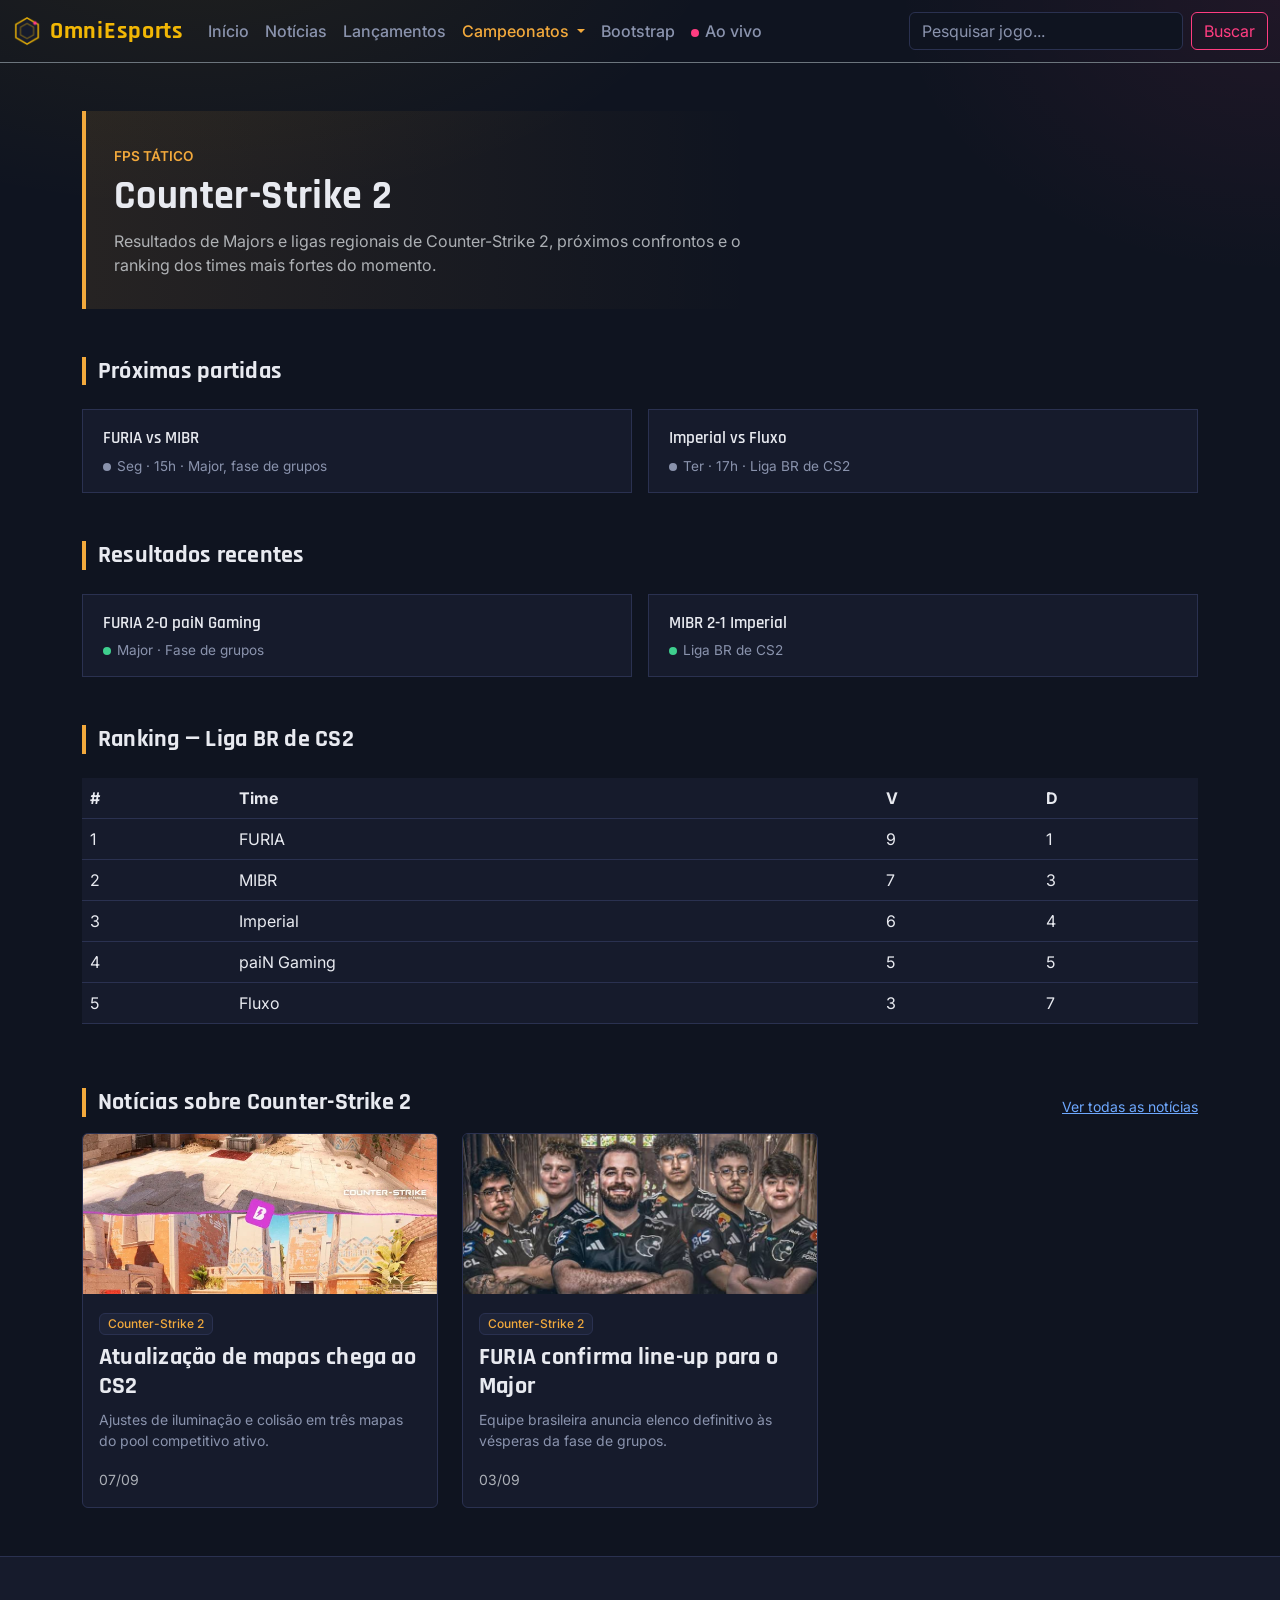
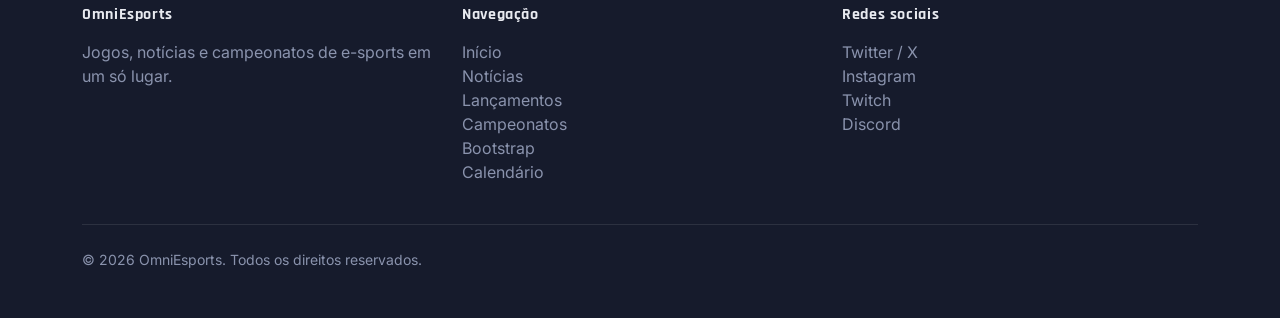
<file: cs2.html>
<!doctype html>
<html lang="pt-BR" data-bs-theme="dark">
  <head>
    <meta charset="utf-8">
    <meta name="viewport" content="width=device-width, initial-scale=1">
    <title>Counter-Strike 2 — OmniEsports</title>
    <link href="https://cdn.jsdelivr.net/npm/bootstrap@5.3.8/dist/css/bootstrap.min.css" rel="stylesheet" integrity="sha384-sRIl4kxILFvY47J16cr9ZwB07vP4J8+LH7qKQnuqkuIAvNWLzeN8tE5YBujZqJLB" crossorigin="anonymous">
    <link rel="icon" href="./img/logo (1).png" type="image/svg+xml">
    <link rel="stylesheet" href="./css/style.css">
  </head>
  <body data-game="cs2">

<nav class="navbar navbar-expand-lg navbar-dark border-bottom border-secondary">
  <div class="container-fluid">
    <a class="navbar-brand fw-bold d-flex align-items-center gap-2" href="index.html">
      <img src="./img/logo (1).png" alt="" width="30" height="30">
      OmniEsports
    </a>
    <button class="navbar-toggler" type="button" data-bs-toggle="collapse" data-bs-target="#navbarSupportedContent" aria-controls="navbarSupportedContent" aria-expanded="false" aria-label="Toggle navigation">
      <span class="navbar-toggler-icon"></span>
    </button>
    <div class="collapse navbar-collapse" id="navbarSupportedContent">
      <ul class="navbar-nav me-auto mb-2 mb-lg-0">
        <li class="nav-item">
          <a class="nav-link" href="index.html">Início</a>
        </li>
        <li class="nav-item">
          <a class="nav-link" href="noticias.html">Notícias</a>
        </li>
        <li class="nav-item">
          <a class="nav-link" href="lancamentos.html">Lançamentos</a>
        </li>
        <li class="nav-item dropdown">
          <a class="nav-link dropdown-toggle active" aria-current="page" href="campeonatos.html" role="button" data-bs-toggle="dropdown" aria-expanded="false">
            Campeonatos
          </a>
          <ul class="dropdown-menu dropdown-menu-dark">
            <li><h6 class="dropdown-header">FPS</h6></li>
            <li><a class="dropdown-item" href="valorant.html">Valorant</a></li>
            <li><a class="dropdown-item active" href="cs2.html">Counter-Strike 2</a></li>
            <li><h6 class="dropdown-header">MOBA</h6></li>
            <li><a class="dropdown-item" href="lol.html">League of Legends</a></li>
            <li><a class="dropdown-item" href="dota2.html">Dota 2</a></li>
            <li><h6 class="dropdown-header">Battle Royale</h6></li>
            <li><a class="dropdown-item" href="freefire.html">Free Fire</a></li>
            <li><a class="dropdown-item" href="fortnite.html">Fortnite</a></li>
            <li><h6 class="dropdown-header">Fighting</h6></li>
            <li><a class="dropdown-item" href="tekken.html">Tekken 8</a></li>
            <li><a class="dropdown-item" href="sf6.html">Street Fighter 6</a></li>
            <li><h6 class="dropdown-header">Esportes/Corrida</h6></li>
            <li><a class="dropdown-item" href="rocketleague.html">Rocket League</a></li>
            <li><hr class="dropdown-divider"></li>
            <li><a class="dropdown-item" href="campeonatos.html#calendario">Calendário completo</a></li>
          </ul>
        </li>
        <li class="nav-item">
          <a class="nav-link" href="bootstrap.html">Bootstrap</a>
        </li>
        <li class="nav-item">
          <a class="nav-link" href="campeonatos.html#ao-vivo"><span class="live-dot"></span>Ao vivo</a>
        </li>
      </ul>
      <form class="d-flex" role="search">
        <input class="form-control me-2" type="search" placeholder="Pesquisar jogo..." aria-label="Search"/>
        <button class="btn btn-outline-info" type="submit">Buscar</button>
      </form>
    </div>
  </div>
</nav>

<div class="container my-5">

  <div class="oe-game-hero">
    <span class="oe-game-tag">FPS TÁTICO</span>
    <h1>Counter-Strike 2</h1>
    <p class="text-body-secondary mb-0" style="max-width: 640px;">Resultados de Majors e ligas regionais de Counter-Strike 2, próximos confrontos e o ranking dos times mais fortes do momento.</p>
  </div>

  <section class="mt-5">
    <h4 class="oe-section-title">Próximas partidas</h4>
    <div class="row g-3">
      <div class="col-12 col-md-6">
        <div class="match-card h-100">
          <div class="match-teams">FURIA vs MIBR</div>
          <div class="match-meta status-agendado mt-1"><span class="status-dot"></span>Seg · 15h · Major, fase de grupos</div>
        </div>
      </div>
      <div class="col-12 col-md-6">
        <div class="match-card h-100">
          <div class="match-teams">Imperial vs Fluxo</div>
          <div class="match-meta status-agendado mt-1"><span class="status-dot"></span>Ter · 17h · Liga BR de CS2</div>
        </div>
      </div>
    </div>
  </section>

  <section class="mt-5">
    <h4 class="oe-section-title">Resultados recentes</h4>
    <div class="row g-3">
      <div class="col-12 col-md-6">
        <div class="match-card h-100">
          <div class="match-teams">FURIA 2-0 paiN Gaming</div>
          <div class="match-meta status-finalizado mt-1"><span class="status-dot"></span>Major · Fase de grupos</div>
        </div>
      </div>
      <div class="col-12 col-md-6">
        <div class="match-card h-100">
          <div class="match-teams">MIBR 2-1 Imperial</div>
          <div class="match-meta status-finalizado mt-1"><span class="status-dot"></span>Liga BR de CS2</div>
        </div>
      </div>
    </div>
  </section>

  <section class="mt-5">
    <h4 class="oe-section-title">Ranking — Liga BR de CS2</h4>
    <div class="table-responsive">
      <table class="table table-oe align-middle">
        <thead>
          <tr><th scope="col">#</th><th scope="col">Time</th><th scope="col">V</th><th scope="col">D</th></tr>
        </thead>
        <tbody>
          <tr><td>1</td><td>FURIA</td><td>9</td><td>1</td></tr>
          <tr><td>2</td><td>MIBR</td><td>7</td><td>3</td></tr>
          <tr><td>3</td><td>Imperial</td><td>6</td><td>4</td></tr>
          <tr><td>4</td><td>paiN Gaming</td><td>5</td><td>5</td></tr>
          <tr><td>5</td><td>Fluxo</td><td>3</td><td>7</td></tr>
        </tbody>
      </table>
    </div>
  </section>

  <section class="mt-5">
    <div class="d-flex justify-content-between align-items-end flex-wrap gap-2 mb-3">
      <h4 class="oe-section-title mb-0">Notícias sobre Counter-Strike 2</h4>
      <a href="noticias.html" class="small">Ver todas as notícias</a>
    </div>
    <div class="row g-4">
    <div class="col-12 col-sm-6 col-lg-4" data-news-game="cs2">
      <div class="card news-card h-100 card-hover" style="--news-accent: #f2a93c;">
        <img src="./img/iluminacao.png" class="news-thumb" alt="Ilustração de destaque para notícias de Counter-Strike 2">
        <div class="card-body">
          <span class="badge badge-jogo mb-2">Counter-Strike 2</span>
          <h4 class="card-title ">Atualização de mapas chega ao CS2</h4>
          <p class="card-text card-text-clamp small">Ajustes de iluminação e colisão em três mapas do pool competitivo ativo.</p>
          <span class="text-body-secondary small">07/09</span>
        </div>
      </div>
    </div>
    <div class="col-12 col-sm-6 col-lg-4" data-news-game="cs2">
      <div class="card news-card h-100 card-hover" style="--news-accent: #f2a93c;">
        <img src="./img/lineupfuria.png" class="news-thumb" alt="Ilustração de destaque para notícias de Counter-Strike 2">
        <div class="card-body">
          <span class="badge badge-jogo mb-2">Counter-Strike 2</span>
          <h4 class="card-title ">FURIA confirma line-up para o Major</h4>
          <p class="card-text card-text-clamp small">Equipe brasileira anuncia elenco definitivo às vésperas da fase de grupos.</p>
          <span class="text-body-secondary small">03/09</span>
        </div>
      </div>
    </div>
    </div>
  </section>

</div>

<footer class="oe-footer py-5 mt-5">
  <div class="container">
    <div class="row gy-4">
      <div class="col-12 col-md-4">
        <h6 class="mb-3">OmniEsports</h6>
        <p class="mb-0">Jogos, notícias e campeonatos de e-sports em um só lugar.</p>
      </div>
      <div class="col-6 col-md-4">
        <h6 class="mb-3">Navegação</h6>
        <ul class="list-unstyled">
          <li><a href="index.html">Início</a></li>
          <li><a href="noticias.html">Notícias</a></li>
          <li><a href="lancamentos.html">Lançamentos</a></li>
          <li><a href="campeonatos.html">Campeonatos</a></li>
          <li><a href="bootstrap.html">Bootstrap</a></li>
          <li><a href="campeonatos.html#calendario">Calendário</a></li>
        </ul>
      </div>
      <div class="col-6 col-md-4">
        <h6 class="mb-3">Redes sociais</h6>
        <ul class="list-unstyled">
          <li><a href="#">Twitter / X</a></li>
          <li><a href="#">Instagram</a></li>
          <li><a href="#">Twitch</a></li>
          <li><a href="#">Discord</a></li>
        </ul>
      </div>
    </div>
    <hr class="border-secondary my-4">
    <p class="mb-0 small">&copy; 2026 OmniEsports. Todos os direitos reservados.</p>
  </div>
</footer>

    <script src="https://cdn.jsdelivr.net/npm/bootstrap@5.3.8/dist/js/bootstrap.bundle.min.js" integrity="sha384-FKyoEForCGlyvwx9Hj09JcYn3nv7wiPVlz7YYwJrWVcXK/BmnVDxM+D2scQbITxI" crossorigin="anonymous"></script>

  </body>
</html>
</file>
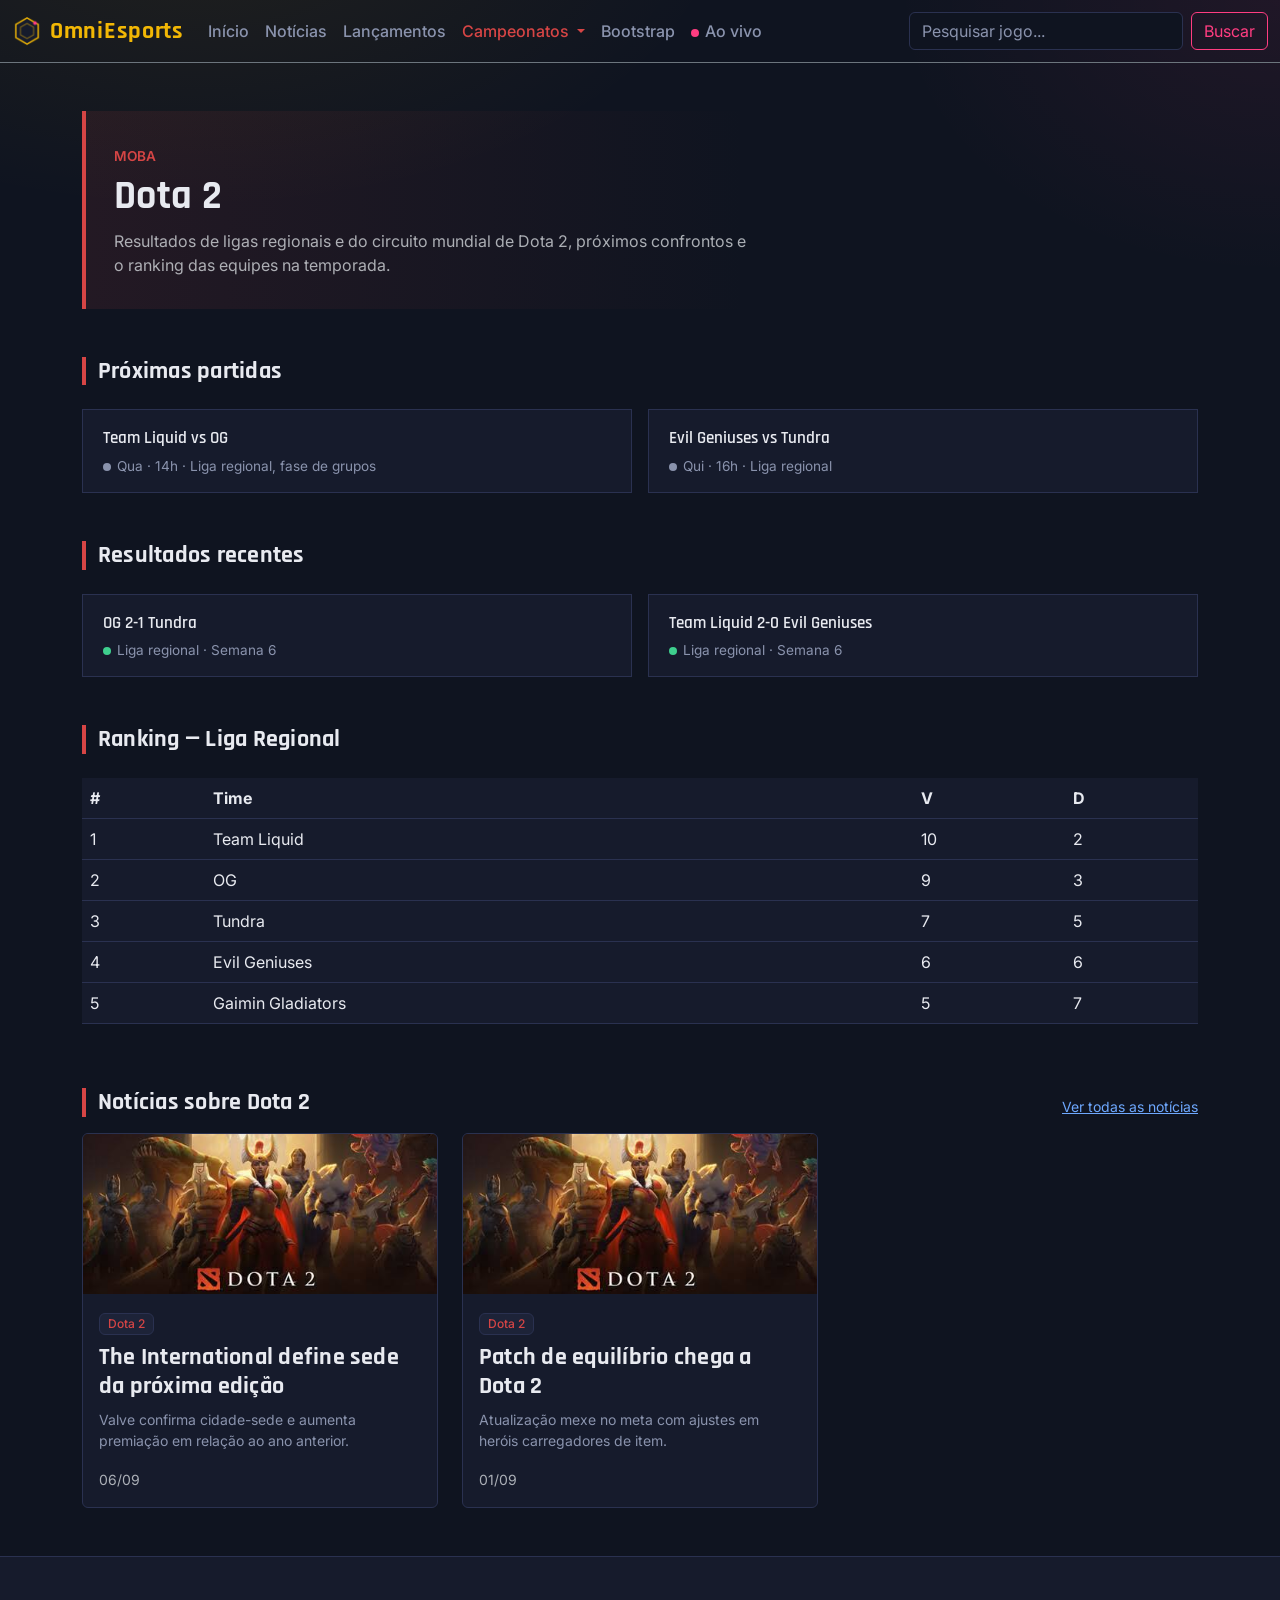
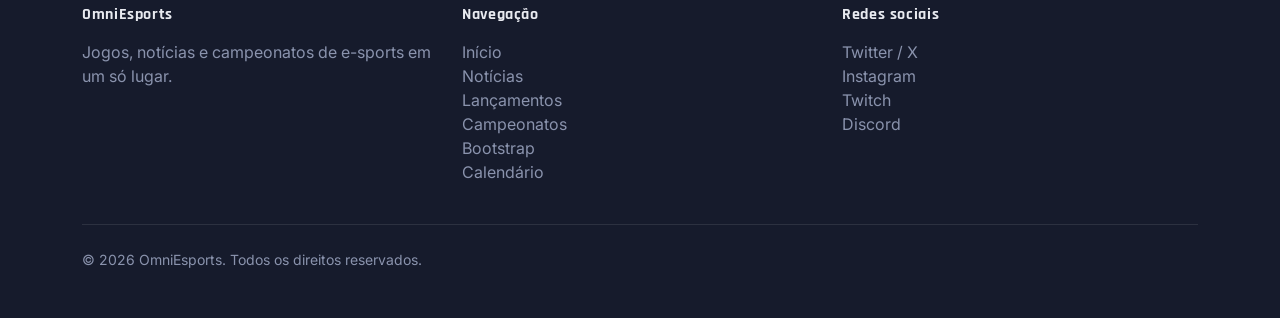
<file: dota2.html>
<!doctype html>
<html lang="pt-BR" data-bs-theme="dark">
  <head>
    <meta charset="utf-8">
    <meta name="viewport" content="width=device-width, initial-scale=1">
    <title>Dota 2 — OmniEsports</title>
    <link href="https://cdn.jsdelivr.net/npm/bootstrap@5.3.8/dist/css/bootstrap.min.css" rel="stylesheet" integrity="sha384-sRIl4kxILFvY47J16cr9ZwB07vP4J8+LH7qKQnuqkuIAvNWLzeN8tE5YBujZqJLB" crossorigin="anonymous">
    <link rel="icon" href="./img/logo (1).png" type="image/svg+xml">
    <link rel="stylesheet" href="./css/style.css">
  </head>
  <body data-game="dota2">

<nav class="navbar navbar-expand-lg navbar-dark border-bottom border-secondary">
  <div class="container-fluid">
    <a class="navbar-brand fw-bold d-flex align-items-center gap-2" href="index.html">
      <img src="./img/logo (1).png" alt="" width="30" height="30">
      OmniEsports
    </a>
    <button class="navbar-toggler" type="button" data-bs-toggle="collapse" data-bs-target="#navbarSupportedContent" aria-controls="navbarSupportedContent" aria-expanded="false" aria-label="Toggle navigation">
      <span class="navbar-toggler-icon"></span>
    </button>
    <div class="collapse navbar-collapse" id="navbarSupportedContent">
      <ul class="navbar-nav me-auto mb-2 mb-lg-0">
        <li class="nav-item">
          <a class="nav-link" href="index.html">Início</a>
        </li>
        <li class="nav-item">
          <a class="nav-link" href="noticias.html">Notícias</a>
        </li>
        <li class="nav-item">
          <a class="nav-link" href="lancamentos.html">Lançamentos</a>
        </li>
        <li class="nav-item dropdown">
          <a class="nav-link dropdown-toggle active" aria-current="page" href="campeonatos.html" role="button" data-bs-toggle="dropdown" aria-expanded="false">
            Campeonatos
          </a>
          <ul class="dropdown-menu dropdown-menu-dark">
            <li><h6 class="dropdown-header">FPS</h6></li>
            <li><a class="dropdown-item" href="valorant.html">Valorant</a></li>
            <li><a class="dropdown-item" href="cs2.html">Counter-Strike 2</a></li>
            <li><h6 class="dropdown-header">MOBA</h6></li>
            <li><a class="dropdown-item" href="lol.html">League of Legends</a></li>
            <li><a class="dropdown-item active" href="dota2.html">Dota 2</a></li>
            <li><h6 class="dropdown-header">Battle Royale</h6></li>
            <li><a class="dropdown-item" href="freefire.html">Free Fire</a></li>
            <li><a class="dropdown-item" href="fortnite.html">Fortnite</a></li>
            <li><h6 class="dropdown-header">Fighting</h6></li>
            <li><a class="dropdown-item" href="tekken.html">Tekken 8</a></li>
            <li><a class="dropdown-item" href="sf6.html">Street Fighter 6</a></li>
            <li><h6 class="dropdown-header">Esportes/Corrida</h6></li>
            <li><a class="dropdown-item" href="rocketleague.html">Rocket League</a></li>
            <li><hr class="dropdown-divider"></li>
            <li><a class="dropdown-item" href="campeonatos.html#calendario">Calendário completo</a></li>
          </ul>
        </li>
        <li class="nav-item">
          <a class="nav-link" href="bootstrap.html">Bootstrap</a>
        </li>
        <li class="nav-item">
          <a class="nav-link" href="campeonatos.html#ao-vivo"><span class="live-dot"></span>Ao vivo</a>
        </li>
      </ul>
      <form class="d-flex" role="search">
        <input class="form-control me-2" type="search" placeholder="Pesquisar jogo..." aria-label="Search"/>
        <button class="btn btn-outline-info" type="submit">Buscar</button>
      </form>
    </div>
  </div>
</nav>

<div class="container my-5">

  <div class="oe-game-hero">
    <span class="oe-game-tag">MOBA</span>
    <h1>Dota 2</h1>
    <p class="text-body-secondary mb-0" style="max-width: 640px;">Resultados de ligas regionais e do circuito mundial de Dota 2, próximos confrontos e o ranking das equipes na temporada.</p>
  </div>

  <section class="mt-5">
    <h4 class="oe-section-title">Próximas partidas</h4>
    <div class="row g-3">
      <div class="col-12 col-md-6">
        <div class="match-card h-100">
          <div class="match-teams">Team Liquid vs OG</div>
          <div class="match-meta status-agendado mt-1"><span class="status-dot"></span>Qua · 14h · Liga regional, fase de grupos</div>
        </div>
      </div>
      <div class="col-12 col-md-6">
        <div class="match-card h-100">
          <div class="match-teams">Evil Geniuses vs Tundra</div>
          <div class="match-meta status-agendado mt-1"><span class="status-dot"></span>Qui · 16h · Liga regional</div>
        </div>
      </div>
    </div>
  </section>

  <section class="mt-5">
    <h4 class="oe-section-title">Resultados recentes</h4>
    <div class="row g-3">
      <div class="col-12 col-md-6">
        <div class="match-card h-100">
          <div class="match-teams">OG 2-1 Tundra</div>
          <div class="match-meta status-finalizado mt-1"><span class="status-dot"></span>Liga regional · Semana 6</div>
        </div>
      </div>
      <div class="col-12 col-md-6">
        <div class="match-card h-100">
          <div class="match-teams">Team Liquid 2-0 Evil Geniuses</div>
          <div class="match-meta status-finalizado mt-1"><span class="status-dot"></span>Liga regional · Semana 6</div>
        </div>
      </div>
    </div>
  </section>

  <section class="mt-5">
    <h4 class="oe-section-title">Ranking — Liga Regional</h4>
    <div class="table-responsive">
      <table class="table table-oe align-middle">
        <thead>
          <tr><th scope="col">#</th><th scope="col">Time</th><th scope="col">V</th><th scope="col">D</th></tr>
        </thead>
        <tbody>
          <tr><td>1</td><td>Team Liquid</td><td>10</td><td>2</td></tr>
          <tr><td>2</td><td>OG</td><td>9</td><td>3</td></tr>
          <tr><td>3</td><td>Tundra</td><td>7</td><td>5</td></tr>
          <tr><td>4</td><td>Evil Geniuses</td><td>6</td><td>6</td></tr>
          <tr><td>5</td><td>Gaimin Gladiators</td><td>5</td><td>7</td></tr>
        </tbody>
      </table>
    </div>
  </section>

  <section class="mt-5">
    <div class="d-flex justify-content-between align-items-end flex-wrap gap-2 mb-3">
      <h4 class="oe-section-title mb-0">Notícias sobre Dota 2</h4>
      <a href="noticias.html" class="small">Ver todas as notícias</a>
    </div>
    <div class="row g-4">
    <div class="col-12 col-sm-6 col-lg-4" data-news-game="dota2">
      <div class="card news-card h-100 card-hover" style="--news-accent: #d64545;">
        <img src="./img/dota 2.png" class="news-thumb" alt="Ilustração de destaque para notícias de Dota 2">
        <div class="card-body">
          <span class="badge badge-jogo mb-2">Dota 2</span>
          <h4 class="card-title ">The International define sede da próxima edição</h4>
          <p class="card-text card-text-clamp small">Valve confirma cidade-sede e aumenta premiação em relação ao ano anterior.</p>
          <span class="text-body-secondary small">06/09</span>
        </div>
      </div>
    </div>
    <div class="col-12 col-sm-6 col-lg-4" data-news-game="dota2">
      <div class="card news-card h-100 card-hover" style="--news-accent: #d64545;">
        <img src="./img/dota 2.png" class="news-thumb" alt="Ilustração de destaque para notícias de Dota 2">
        <div class="card-body">
          <span class="badge badge-jogo mb-2">Dota 2</span>
          <h4 class="card-title ">Patch de equilíbrio chega a Dota 2</h4>
          <p class="card-text card-text-clamp small">Atualização mexe no meta com ajustes em heróis carregadores de item.</p>
          <span class="text-body-secondary small">01/09</span>
        </div>
      </div>
    </div>
    </div>
  </section>

</div>

<footer class="oe-footer py-5 mt-5">
  <div class="container">
    <div class="row gy-4">
      <div class="col-12 col-md-4">
        <h6 class="mb-3">OmniEsports</h6>
        <p class="mb-0">Jogos, notícias e campeonatos de e-sports em um só lugar.</p>
      </div>
      <div class="col-6 col-md-4">
        <h6 class="mb-3">Navegação</h6>
        <ul class="list-unstyled">
          <li><a href="index.html">Início</a></li>
          <li><a href="noticias.html">Notícias</a></li>
          <li><a href="lancamentos.html">Lançamentos</a></li>
          <li><a href="campeonatos.html">Campeonatos</a></li>
          <li><a href="bootstrap.html">Bootstrap</a></li>
          <li><a href="campeonatos.html#calendario">Calendário</a></li>
        </ul>
      </div>
      <div class="col-6 col-md-4">
        <h6 class="mb-3">Redes sociais</h6>
        <ul class="list-unstyled">
          <li><a href="#">Twitter / X</a></li>
          <li><a href="#">Instagram</a></li>
          <li><a href="#">Twitch</a></li>
          <li><a href="#">Discord</a></li>
        </ul>
      </div>
    </div>
    <hr class="border-secondary my-4">
    <p class="mb-0 small">&copy; 2026 OmniEsports. Todos os direitos reservados.</p>
  </div>
</footer>

    <script src="https://cdn.jsdelivr.net/npm/bootstrap@5.3.8/dist/js/bootstrap.bundle.min.js" integrity="sha384-FKyoEForCGlyvwx9Hj09JcYn3nv7wiPVlz7YYwJrWVcXK/BmnVDxM+D2scQbITxI" crossorigin="anonymous"></script>

  </body>
</html>
</file>
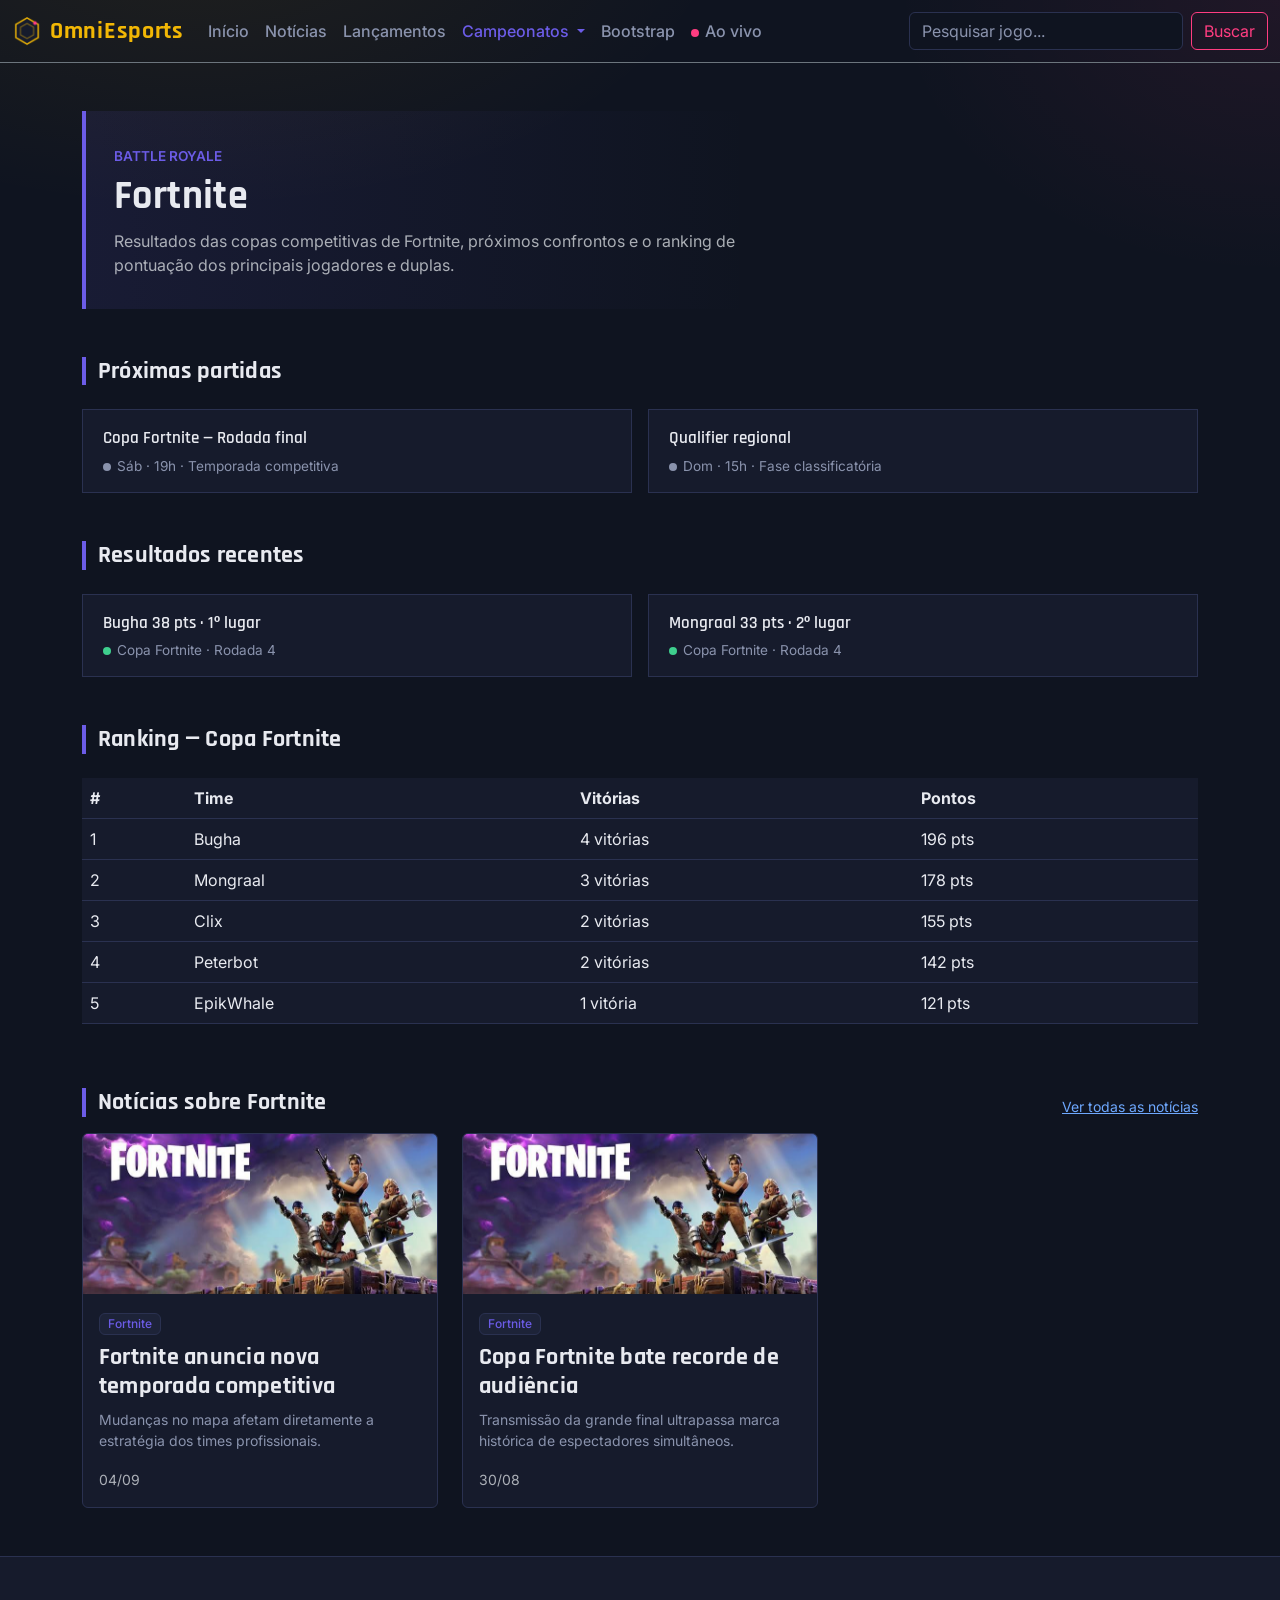
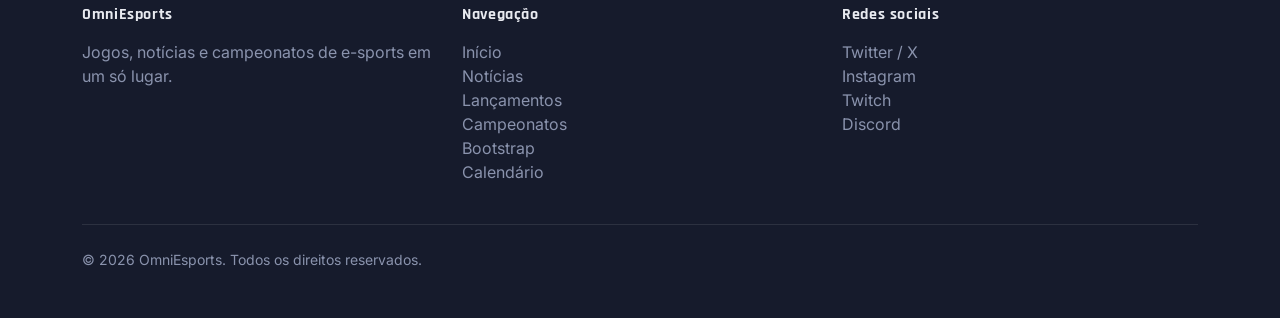
<file: fortnite.html>
<!doctype html>
<html lang="pt-BR" data-bs-theme="dark">
  <head>
    <meta charset="utf-8">
    <meta name="viewport" content="width=device-width, initial-scale=1">
    <title>Fortnite — OmniEsports</title>
    <link href="https://cdn.jsdelivr.net/npm/bootstrap@5.3.8/dist/css/bootstrap.min.css" rel="stylesheet" integrity="sha384-sRIl4kxILFvY47J16cr9ZwB07vP4J8+LH7qKQnuqkuIAvNWLzeN8tE5YBujZqJLB" crossorigin="anonymous">
    <link rel="icon" href="./img/logo (1).png" type="image/svg+xml">
    <link rel="stylesheet" href="./css/style.css">
  </head>
  <body data-game="fortnite">

<nav class="navbar navbar-expand-lg navbar-dark border-bottom border-secondary">
  <div class="container-fluid">
    <a class="navbar-brand fw-bold d-flex align-items-center gap-2" href="index.html">
      <img src="./img/logo (1).png" alt="" width="30" height="30">
      OmniEsports
    </a>
    <button class="navbar-toggler" type="button" data-bs-toggle="collapse" data-bs-target="#navbarSupportedContent" aria-controls="navbarSupportedContent" aria-expanded="false" aria-label="Toggle navigation">
      <span class="navbar-toggler-icon"></span>
    </button>
    <div class="collapse navbar-collapse" id="navbarSupportedContent">
      <ul class="navbar-nav me-auto mb-2 mb-lg-0">
        <li class="nav-item">
          <a class="nav-link" href="index.html">Início</a>
        </li>
        <li class="nav-item">
          <a class="nav-link" href="noticias.html">Notícias</a>
        </li>
        <li class="nav-item">
          <a class="nav-link" href="lancamentos.html">Lançamentos</a>
        </li>
        <li class="nav-item dropdown">
          <a class="nav-link dropdown-toggle active" aria-current="page" href="campeonatos.html" role="button" data-bs-toggle="dropdown" aria-expanded="false">
            Campeonatos
          </a>
          <ul class="dropdown-menu dropdown-menu-dark">
            <li><h6 class="dropdown-header">FPS</h6></li>
            <li><a class="dropdown-item" href="valorant.html">Valorant</a></li>
            <li><a class="dropdown-item" href="cs2.html">Counter-Strike 2</a></li>
            <li><h6 class="dropdown-header">MOBA</h6></li>
            <li><a class="dropdown-item" href="lol.html">League of Legends</a></li>
            <li><a class="dropdown-item" href="dota2.html">Dota 2</a></li>
            <li><h6 class="dropdown-header">Battle Royale</h6></li>
            <li><a class="dropdown-item" href="freefire.html">Free Fire</a></li>
            <li><a class="dropdown-item active" href="fortnite.html">Fortnite</a></li>
            <li><h6 class="dropdown-header">Fighting</h6></li>
            <li><a class="dropdown-item" href="tekken.html">Tekken 8</a></li>
            <li><a class="dropdown-item" href="sf6.html">Street Fighter 6</a></li>
            <li><h6 class="dropdown-header">Esportes/Corrida</h6></li>
            <li><a class="dropdown-item" href="rocketleague.html">Rocket League</a></li>
            <li><hr class="dropdown-divider"></li>
            <li><a class="dropdown-item" href="campeonatos.html#calendario">Calendário completo</a></li>
          </ul>
        </li>
        <li class="nav-item">
          <a class="nav-link" href="bootstrap.html">Bootstrap</a>
        </li>
        <li class="nav-item">
          <a class="nav-link" href="campeonatos.html#ao-vivo"><span class="live-dot"></span>Ao vivo</a>
        </li>
      </ul>
      <form class="d-flex" role="search">
        <input class="form-control me-2" type="search" placeholder="Pesquisar jogo..." aria-label="Search"/>
        <button class="btn btn-outline-info" type="submit">Buscar</button>
      </form>
    </div>
  </div>
</nav>

<div class="container my-5">

  <div class="oe-game-hero">
    <span class="oe-game-tag">BATTLE ROYALE</span>
    <h1>Fortnite</h1>
    <p class="text-body-secondary mb-0" style="max-width: 640px;">Resultados das copas competitivas de Fortnite, próximos confrontos e o ranking de pontuação dos principais jogadores e duplas.</p>
  </div>

  <section class="mt-5">
    <h4 class="oe-section-title">Próximas partidas</h4>
    <div class="row g-3">
      <div class="col-12 col-md-6">
        <div class="match-card h-100">
          <div class="match-teams">Copa Fortnite — Rodada final</div>
          <div class="match-meta status-agendado mt-1"><span class="status-dot"></span>Sáb · 19h · Temporada competitiva</div>
        </div>
      </div>
      <div class="col-12 col-md-6">
        <div class="match-card h-100">
          <div class="match-teams">Qualifier regional</div>
          <div class="match-meta status-agendado mt-1"><span class="status-dot"></span>Dom · 15h · Fase classificatória</div>
        </div>
      </div>
    </div>
  </section>

  <section class="mt-5">
    <h4 class="oe-section-title">Resultados recentes</h4>
    <div class="row g-3">
      <div class="col-12 col-md-6">
        <div class="match-card h-100">
          <div class="match-teams">Bugha 38 pts · 1º lugar</div>
          <div class="match-meta status-finalizado mt-1"><span class="status-dot"></span>Copa Fortnite · Rodada 4</div>
        </div>
      </div>
      <div class="col-12 col-md-6">
        <div class="match-card h-100">
          <div class="match-teams">Mongraal 33 pts · 2º lugar</div>
          <div class="match-meta status-finalizado mt-1"><span class="status-dot"></span>Copa Fortnite · Rodada 4</div>
        </div>
      </div>
    </div>
  </section>

  <section class="mt-5">
    <h4 class="oe-section-title">Ranking — Copa Fortnite</h4>
    <div class="table-responsive">
      <table class="table table-oe align-middle">
        <thead>
          <tr><th scope="col">#</th><th scope="col">Time</th><th scope="col">Vitórias</th><th scope="col">Pontos</th></tr>
        </thead>
        <tbody>
          <tr><td>1</td><td>Bugha</td><td>4 vitórias</td><td>196 pts</td></tr>
          <tr><td>2</td><td>Mongraal</td><td>3 vitórias</td><td>178 pts</td></tr>
          <tr><td>3</td><td>Clix</td><td>2 vitórias</td><td>155 pts</td></tr>
          <tr><td>4</td><td>Peterbot</td><td>2 vitórias</td><td>142 pts</td></tr>
          <tr><td>5</td><td>EpikWhale</td><td>1 vitória</td><td>121 pts</td></tr>
        </tbody>
      </table>
    </div>
  </section>

  <section class="mt-5">
    <div class="d-flex justify-content-between align-items-end flex-wrap gap-2 mb-3">
      <h4 class="oe-section-title mb-0">Notícias sobre Fortnite</h4>
      <a href="noticias.html" class="small">Ver todas as notícias</a>
    </div>
    <div class="row g-4">
    <div class="col-12 col-sm-6 col-lg-4" data-news-game="fortnite">
      <div class="card news-card h-100 card-hover" style="--news-accent: #6c5ce7;">
        <img src="./img/images (2).png" class="news-thumb" alt="Ilustração de destaque para notícias de Fortnite">
        <div class="card-body">
          <span class="badge badge-jogo mb-2">Fortnite</span>
          <h4 class="card-title ">Fortnite anuncia nova temporada competitiva</h4>
          <p class="card-text card-text-clamp small">Mudanças no mapa afetam diretamente a estratégia dos times profissionais.</p>
          <span class="text-body-secondary small">04/09</span>
        </div>
      </div>
    </div>
    <div class="col-12 col-sm-6 col-lg-4" data-news-game="fortnite">
      <div class="card news-card h-100 card-hover" style="--news-accent: #6c5ce7;">
        <img src="./img/images (2).png" class="news-thumb" alt="Ilustração de destaque para notícias de Fortnite">
        <div class="card-body">
          <span class="badge badge-jogo mb-2">Fortnite</span>
          <h4 class="card-title ">Copa Fortnite bate recorde de audiência</h4>
          <p class="card-text card-text-clamp small">Transmissão da grande final ultrapassa marca histórica de espectadores simultâneos.</p>
          <span class="text-body-secondary small">30/08</span>
        </div>
      </div>
    </div>
    </div>
  </section>

</div>

<footer class="oe-footer py-5 mt-5">
  <div class="container">
    <div class="row gy-4">
      <div class="col-12 col-md-4">
        <h6 class="mb-3">OmniEsports</h6>
        <p class="mb-0">Jogos, notícias e campeonatos de e-sports em um só lugar.</p>
      </div>
      <div class="col-6 col-md-4">
        <h6 class="mb-3">Navegação</h6>
        <ul class="list-unstyled">
          <li><a href="index.html">Início</a></li>
          <li><a href="noticias.html">Notícias</a></li>
          <li><a href="lancamentos.html">Lançamentos</a></li>
          <li><a href="campeonatos.html">Campeonatos</a></li>
          <li><a href="bootstrap.html">Bootstrap</a></li>
          <li><a href="campeonatos.html#calendario">Calendário</a></li>
        </ul>
      </div>
      <div class="col-6 col-md-4">
        <h6 class="mb-3">Redes sociais</h6>
        <ul class="list-unstyled">
          <li><a href="#">Twitter / X</a></li>
          <li><a href="#">Instagram</a></li>
          <li><a href="#">Twitch</a></li>
          <li><a href="#">Discord</a></li>
        </ul>
      </div>
    </div>
    <hr class="border-secondary my-4">
    <p class="mb-0 small">&copy; 2026 OmniEsports. Todos os direitos reservados.</p>
  </div>
</footer>

    <script src="https://cdn.jsdelivr.net/npm/bootstrap@5.3.8/dist/js/bootstrap.bundle.min.js" integrity="sha384-FKyoEForCGlyvwx9Hj09JcYn3nv7wiPVlz7YYwJrWVcXK/BmnVDxM+D2scQbITxI" crossorigin="anonymous"></script>

  </body>
</html>
</file>
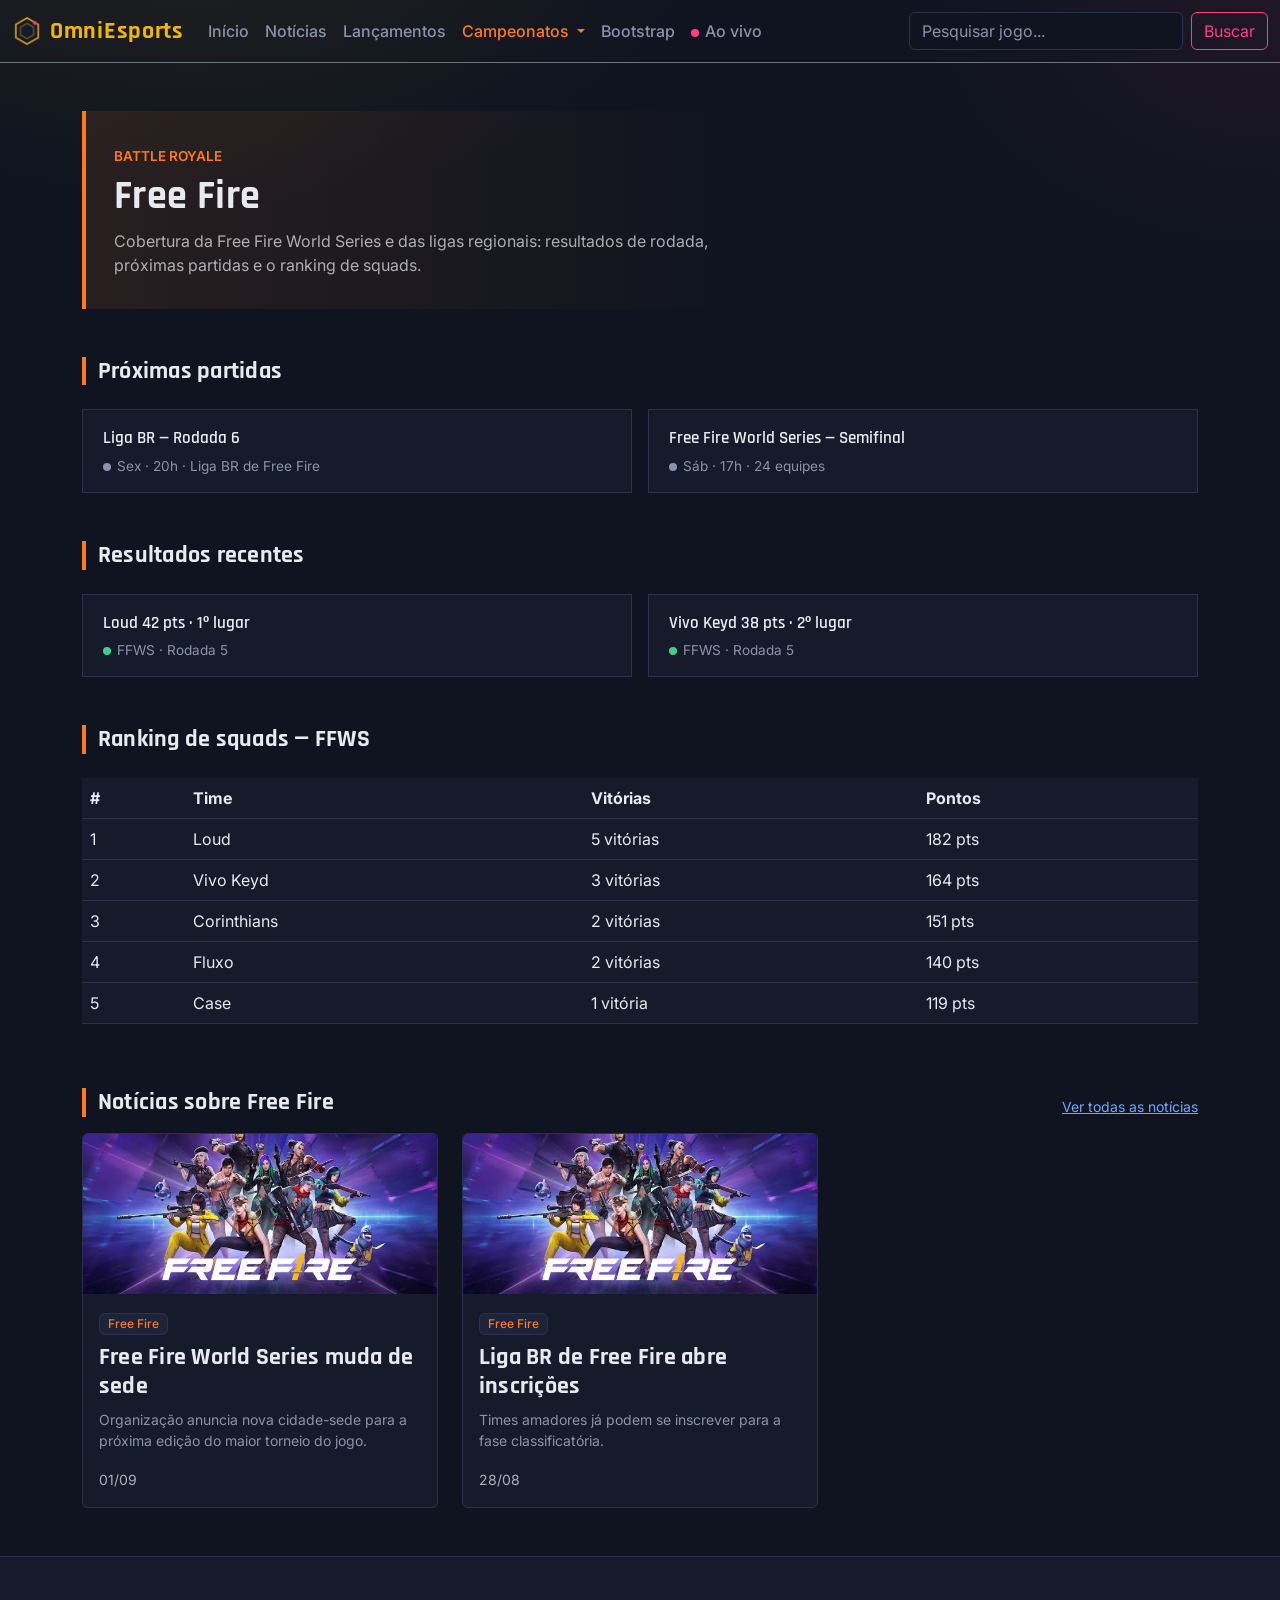
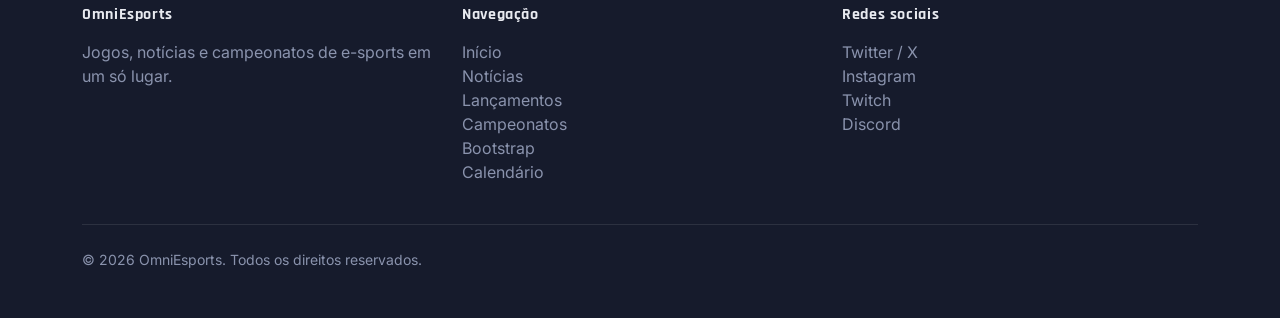
<file: freefire.html>
<!doctype html>
<html lang="pt-BR" data-bs-theme="dark">
  <head>
    <meta charset="utf-8">
    <meta name="viewport" content="width=device-width, initial-scale=1">
    <title>Free Fire — OmniEsports</title>
    <link href="https://cdn.jsdelivr.net/npm/bootstrap@5.3.8/dist/css/bootstrap.min.css" rel="stylesheet" integrity="sha384-sRIl4kxILFvY47J16cr9ZwB07vP4J8+LH7qKQnuqkuIAvNWLzeN8tE5YBujZqJLB" crossorigin="anonymous">
    <link rel="icon" href="./img/logo (1).png" type="image/svg+xml">
    <link rel="stylesheet" href="./css/style.css">
  </head>
  <body data-game="freefire">

<nav class="navbar navbar-expand-lg navbar-dark border-bottom border-secondary">
  <div class="container-fluid">
    <a class="navbar-brand fw-bold d-flex align-items-center gap-2" href="index.html">
      <img src="./img/logo (1).png" alt="" width="30" height="30">
      OmniEsports
    </a>
    <button class="navbar-toggler" type="button" data-bs-toggle="collapse" data-bs-target="#navbarSupportedContent" aria-controls="navbarSupportedContent" aria-expanded="false" aria-label="Toggle navigation">
      <span class="navbar-toggler-icon"></span>
    </button>
    <div class="collapse navbar-collapse" id="navbarSupportedContent">
      <ul class="navbar-nav me-auto mb-2 mb-lg-0">
        <li class="nav-item">
          <a class="nav-link" href="index.html">Início</a>
        </li>
        <li class="nav-item">
          <a class="nav-link" href="noticias.html">Notícias</a>
        </li>
        <li class="nav-item">
          <a class="nav-link" href="lancamentos.html">Lançamentos</a>
        </li>
        <li class="nav-item dropdown">
          <a class="nav-link dropdown-toggle active" aria-current="page" href="campeonatos.html" role="button" data-bs-toggle="dropdown" aria-expanded="false">
            Campeonatos
          </a>
          <ul class="dropdown-menu dropdown-menu-dark">
            <li><h6 class="dropdown-header">FPS</h6></li>
            <li><a class="dropdown-item" href="valorant.html">Valorant</a></li>
            <li><a class="dropdown-item" href="cs2.html">Counter-Strike 2</a></li>
            <li><h6 class="dropdown-header">MOBA</h6></li>
            <li><a class="dropdown-item" href="lol.html">League of Legends</a></li>
            <li><a class="dropdown-item" href="dota2.html">Dota 2</a></li>
            <li><h6 class="dropdown-header">Battle Royale</h6></li>
            <li><a class="dropdown-item active" href="freefire.html">Free Fire</a></li>
            <li><a class="dropdown-item" href="fortnite.html">Fortnite</a></li>
            <li><h6 class="dropdown-header">Fighting</h6></li>
            <li><a class="dropdown-item" href="tekken.html">Tekken 8</a></li>
            <li><a class="dropdown-item" href="sf6.html">Street Fighter 6</a></li>
            <li><h6 class="dropdown-header">Esportes/Corrida</h6></li>
            <li><a class="dropdown-item" href="rocketleague.html">Rocket League</a></li>
            <li><hr class="dropdown-divider"></li>
            <li><a class="dropdown-item" href="campeonatos.html#calendario">Calendário completo</a></li>
          </ul>
        </li>
        <li class="nav-item">
          <a class="nav-link" href="bootstrap.html">Bootstrap</a>
        </li>
        <li class="nav-item">
          <a class="nav-link" href="campeonatos.html#ao-vivo"><span class="live-dot"></span>Ao vivo</a>
        </li>
      </ul>
      <form class="d-flex" role="search">
        <input class="form-control me-2" type="search" placeholder="Pesquisar jogo..." aria-label="Search"/>
        <button class="btn btn-outline-info" type="submit">Buscar</button>
      </form>
    </div>
  </div>
</nav>

<div class="container my-5">

  <div class="oe-game-hero">
    <span class="oe-game-tag">BATTLE ROYALE</span>
    <h1>Free Fire</h1>
    <p class="text-body-secondary mb-0" style="max-width: 640px;">Cobertura da Free Fire World Series e das ligas regionais: resultados de rodada, próximas partidas e o ranking de squads.</p>
  </div>

  <section class="mt-5">
    <h4 class="oe-section-title">Próximas partidas</h4>
    <div class="row g-3">
      <div class="col-12 col-md-6">
        <div class="match-card h-100">
          <div class="match-teams">Liga BR — Rodada 6</div>
          <div class="match-meta status-agendado mt-1"><span class="status-dot"></span>Sex · 20h · Liga BR de Free Fire</div>
        </div>
      </div>
      <div class="col-12 col-md-6">
        <div class="match-card h-100">
          <div class="match-teams">Free Fire World Series — Semifinal</div>
          <div class="match-meta status-agendado mt-1"><span class="status-dot"></span>Sáb · 17h · 24 equipes</div>
        </div>
      </div>
    </div>
  </section>

  <section class="mt-5">
    <h4 class="oe-section-title">Resultados recentes</h4>
    <div class="row g-3">
      <div class="col-12 col-md-6">
        <div class="match-card h-100">
          <div class="match-teams">Loud 42 pts · 1º lugar</div>
          <div class="match-meta status-finalizado mt-1"><span class="status-dot"></span>FFWS · Rodada 5</div>
        </div>
      </div>
      <div class="col-12 col-md-6">
        <div class="match-card h-100">
          <div class="match-teams">Vivo Keyd 38 pts · 2º lugar</div>
          <div class="match-meta status-finalizado mt-1"><span class="status-dot"></span>FFWS · Rodada 5</div>
        </div>
      </div>
    </div>
  </section>

  <section class="mt-5">
    <h4 class="oe-section-title">Ranking de squads — FFWS</h4>
    <div class="table-responsive">
      <table class="table table-oe align-middle">
        <thead>
          <tr><th scope="col">#</th><th scope="col">Time</th><th scope="col">Vitórias</th><th scope="col">Pontos</th></tr>
        </thead>
        <tbody>
          <tr><td>1</td><td>Loud</td><td>5 vitórias</td><td>182 pts</td></tr>
          <tr><td>2</td><td>Vivo Keyd</td><td>3 vitórias</td><td>164 pts</td></tr>
          <tr><td>3</td><td>Corinthians</td><td>2 vitórias</td><td>151 pts</td></tr>
          <tr><td>4</td><td>Fluxo</td><td>2 vitórias</td><td>140 pts</td></tr>
          <tr><td>5</td><td>Case</td><td>1 vitória</td><td>119 pts</td></tr>
        </tbody>
      </table>
    </div>
  </section>

  <section class="mt-5">
    <div class="d-flex justify-content-between align-items-end flex-wrap gap-2 mb-3">
      <h4 class="oe-section-title mb-0">Notícias sobre Free Fire</h4>
      <a href="noticias.html" class="small">Ver todas as notícias</a>
    </div>
    <div class="row g-4">
    <div class="col-12 col-sm-6 col-lg-4" data-news-game="freefire">
      <div class="card news-card h-100 card-hover" style="--news-accent: #ff7a1a;">
        <img src="./img/freefire.png" class="news-thumb" alt="Ilustração de destaque para notícias de Free Fire">
        <div class="card-body">
          <span class="badge badge-jogo mb-2">Free Fire</span>
          <h4 class="card-title ">Free Fire World Series muda de sede</h4>
          <p class="card-text card-text-clamp small">Organização anuncia nova cidade-sede para a próxima edição do maior torneio do jogo.</p>
          <span class="text-body-secondary small">01/09</span>
        </div>
      </div>
    </div>
    <div class="col-12 col-sm-6 col-lg-4" data-news-game="freefire">
      <div class="card news-card h-100 card-hover" style="--news-accent: #ff7a1a;">
        <img src="./img/freefire.png" class="news-thumb" alt="Ilustração de destaque para notícias de Free Fire">
        <div class="card-body">
          <span class="badge badge-jogo mb-2">Free Fire</span>
          <h4 class="card-title ">Liga BR de Free Fire abre inscrições</h4>
          <p class="card-text card-text-clamp small">Times amadores já podem se inscrever para a fase classificatória.</p>
          <span class="text-body-secondary small">28/08</span>
        </div>
      </div>
    </div>
    </div>
  </section>

</div>

<footer class="oe-footer py-5 mt-5">
  <div class="container">
    <div class="row gy-4">
      <div class="col-12 col-md-4">
        <h6 class="mb-3">OmniEsports</h6>
        <p class="mb-0">Jogos, notícias e campeonatos de e-sports em um só lugar.</p>
      </div>
      <div class="col-6 col-md-4">
        <h6 class="mb-3">Navegação</h6>
        <ul class="list-unstyled">
          <li><a href="index.html">Início</a></li>
          <li><a href="noticias.html">Notícias</a></li>
          <li><a href="lancamentos.html">Lançamentos</a></li>
          <li><a href="campeonatos.html">Campeonatos</a></li>
          <li><a href="bootstrap.html">Bootstrap</a></li>
          <li><a href="campeonatos.html#calendario">Calendário</a></li>
        </ul>
      </div>
      <div class="col-6 col-md-4">
        <h6 class="mb-3">Redes sociais</h6>
        <ul class="list-unstyled">
          <li><a href="#">Twitter / X</a></li>
          <li><a href="#">Instagram</a></li>
          <li><a href="#">Twitch</a></li>
          <li><a href="#">Discord</a></li>
        </ul>
      </div>
    </div>
    <hr class="border-secondary my-4">
    <p class="mb-0 small">&copy; 2026 OmniEsports. Todos os direitos reservados.</p>
  </div>
</footer>

    <script src="https://cdn.jsdelivr.net/npm/bootstrap@5.3.8/dist/js/bootstrap.bundle.min.js" integrity="sha384-FKyoEForCGlyvwx9Hj09JcYn3nv7wiPVlz7YYwJrWVcXK/BmnVDxM+D2scQbITxI" crossorigin="anonymous"></script>

  </body>
</html>
</file>
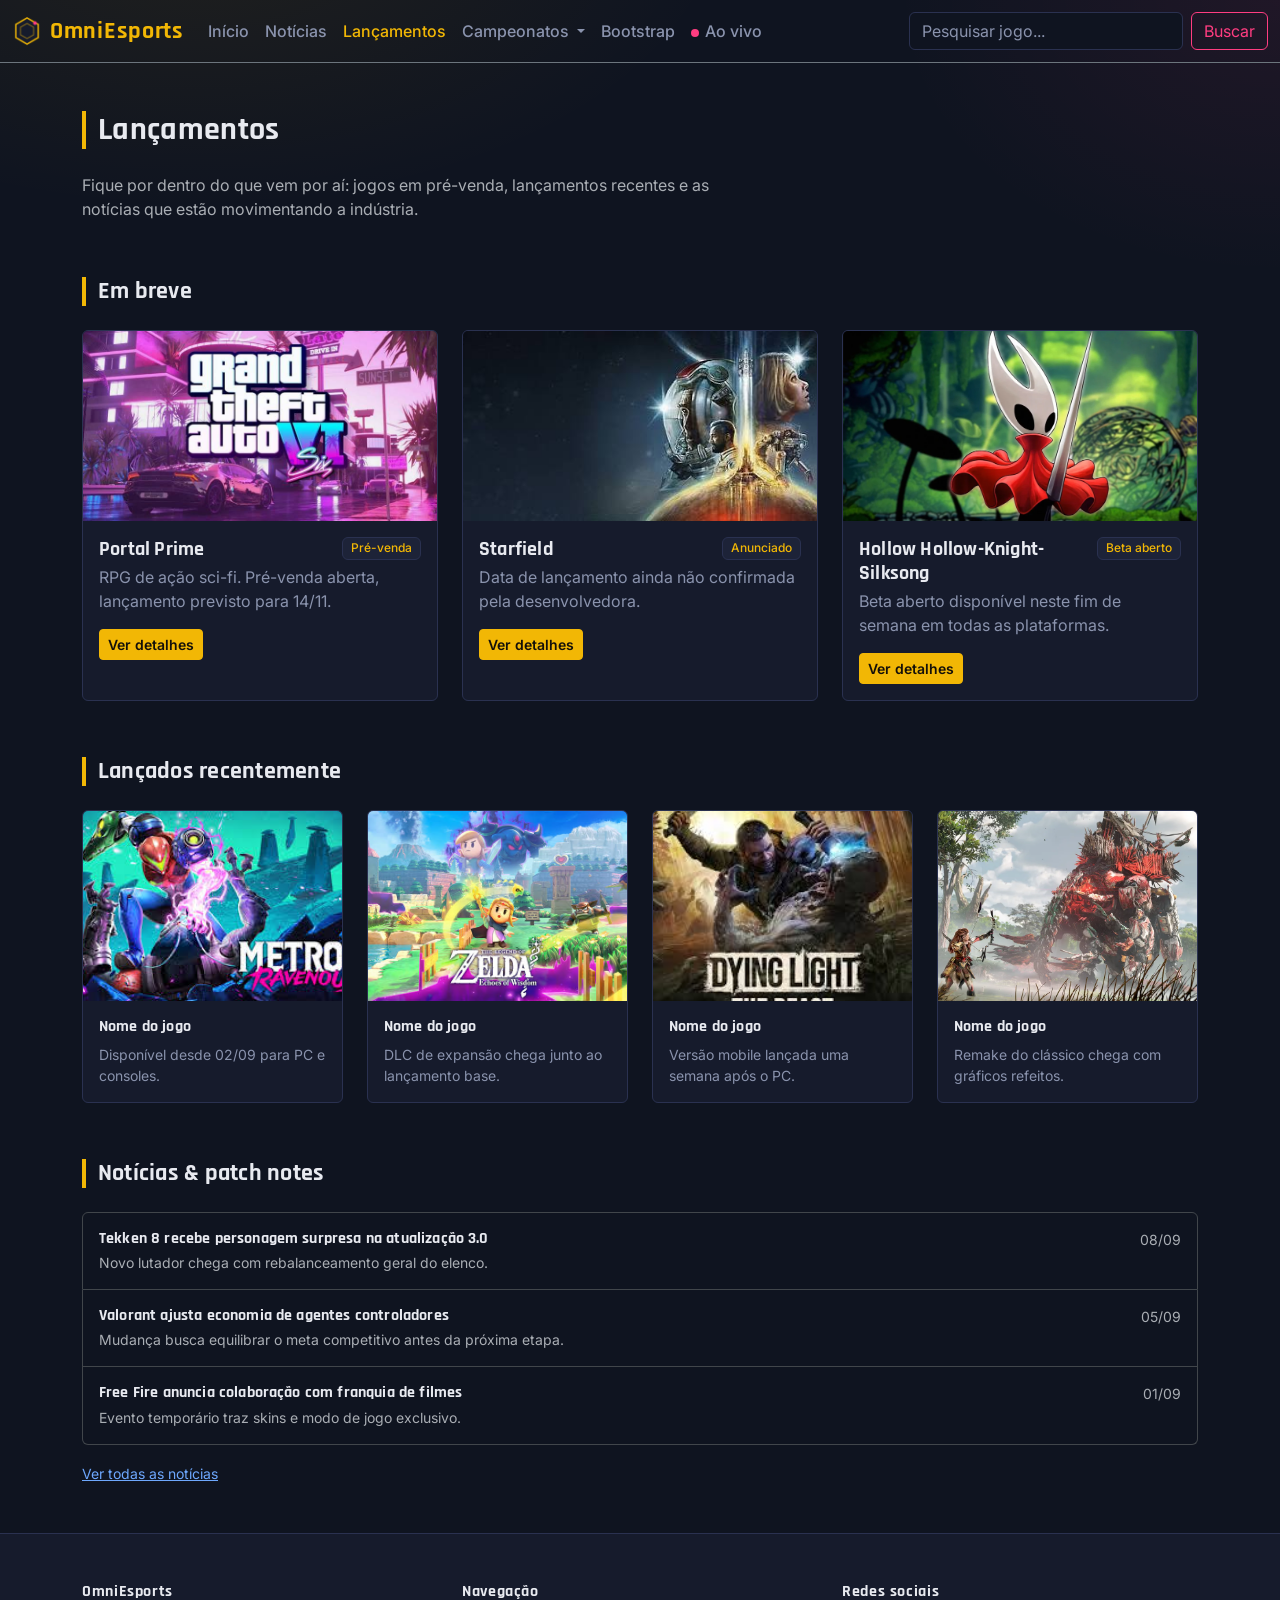
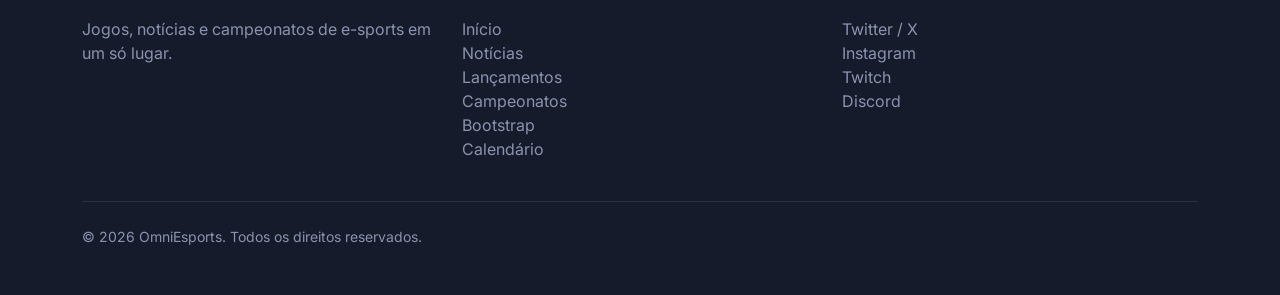
<file: lancamentos.html>
<!doctype html>
<html lang="pt-BR" data-bs-theme="dark">
  <head>
    <meta charset="utf-8">
    <meta name="viewport" content="width=device-width, initial-scale=1">
    <title>Lançamentos — OmniEsports</title>
    <link href="https://cdn.jsdelivr.net/npm/bootstrap@5.3.8/dist/css/bootstrap.min.css" rel="stylesheet" integrity="sha384-sRIl4kxILFvY47J16cr9ZwB07vP4J8+LH7qKQnuqkuIAvNWLzeN8tE5YBujZqJLB" crossorigin="anonymous">
    <link rel="icon" href="./img/logo (1).png" type="image/svg+xml">
    <link rel="stylesheet" href="./css/style.css">
  </head>
  <body>

<nav class="navbar navbar-expand-lg navbar-dark border-bottom border-secondary">
  <div class="container-fluid">
    <a class="navbar-brand fw-bold d-flex align-items-center gap-2" href="index.html">
      <img src="./img/logo (1).png" alt="" width="30" height="30">
      OmniEsports
    </a>
    <button class="navbar-toggler" type="button" data-bs-toggle="collapse" data-bs-target="#navbarSupportedContent" aria-controls="navbarSupportedContent" aria-expanded="false" aria-label="Toggle navigation">
      <span class="navbar-toggler-icon"></span>
    </button>
    <div class="collapse navbar-collapse" id="navbarSupportedContent">
      <ul class="navbar-nav me-auto mb-2 mb-lg-0">
        <li class="nav-item">
          <a class="nav-link" href="index.html">Início</a>
        </li>
        <li class="nav-item">
          <a class="nav-link" href="noticias.html">Notícias</a>
        </li>
        <li class="nav-item">
          <a class="nav-link active" aria-current="page" href="lancamentos.html">Lançamentos</a>
        </li>
        <li class="nav-item dropdown">
          <a class="nav-link dropdown-toggle" href="campeonatos.html" role="button" data-bs-toggle="dropdown" aria-expanded="false">
            Campeonatos
          </a>
          <ul class="dropdown-menu dropdown-menu-dark">
            <li><h6 class="dropdown-header">FPS</h6></li>
            <li><a class="dropdown-item" href="valorant.html">Valorant</a></li>
            <li><a class="dropdown-item" href="cs2.html">Counter-Strike 2</a></li>
            <li><h6 class="dropdown-header">MOBA</h6></li>
            <li><a class="dropdown-item" href="lol.html">League of Legends</a></li>
            <li><a class="dropdown-item" href="dota2.html">Dota 2</a></li>
            <li><h6 class="dropdown-header">Battle Royale</h6></li>
            <li><a class="dropdown-item" href="freefire.html">Free Fire</a></li>
            <li><a class="dropdown-item" href="fortnite.html">Fortnite</a></li>
            <li><h6 class="dropdown-header">Fighting</h6></li>
            <li><a class="dropdown-item" href="tekken.html">Tekken 8</a></li>
            <li><a class="dropdown-item" href="sf6.html">Street Fighter 6</a></li>
            <li><h6 class="dropdown-header">Esportes/Corrida</h6></li>
            <li><a class="dropdown-item" href="rocketleague.html">Rocket League</a></li>
            <li><hr class="dropdown-divider"></li>
            <li><a class="dropdown-item" href="campeonatos.html#calendario">Calendário completo</a></li>
          </ul>
        </li>
        <li class="nav-item">
          <a class="nav-link" href="bootstrap.html">Bootstrap</a>
        </li>
        <li class="nav-item">
          <a class="nav-link" href="campeonatos.html#ao-vivo"><span class="live-dot"></span>Ao vivo</a>
        </li>
      </ul>
      <form class="d-flex" role="search">
        <input class="form-control me-2" type="search" placeholder="Pesquisar jogo..." aria-label="Search"/>
        <button class="btn btn-outline-info" type="submit">Buscar</button>
      </form>
    </div>
  </div>
</nav>
<div class="container my-5">
  <h2 class="oe-section-title">Lançamentos</h2>
  <p class="text-body-secondary" style="max-width: 640px;">Fique por dentro do que vem por aí: jogos em pré-venda, lançamentos recentes e as notícias que estão movimentando a indústria.</p>

  <section class="mt-5 pt-2">
    <h4 class="oe-section-title">Em breve</h4>
    <div class="row g-4">

      <div class="col-12 col-md-6 col-lg-4">
        <div class="card h-100 card-hover">
          <img src="./img/gta6.png" class="card-img-top" alt="Arte de um jogo de ficção científica ainda não lançado">
          <div class="card-body">
            <div class="d-flex justify-content-between align-items-start mb-1">
              <h5 class="card-title mb-0">Portal Prime</h5>
              <span class="badge badge-jogo">Pré-venda</span>
            </div>
            <p class="card-text">RPG de ação sci-fi. Pré-venda aberta, lançamento previsto para 14/11.</p>
            <a href="#" class="btn btn-primary btn-sm">Ver detalhes</a>
          </div>
        </div>
      </div>

      <div class="col-12 col-md-6 col-lg-4">
        <div class="card h-100 card-hover">
          <img src="./img/starfild.png" class="card-img-top" alt="Arte de um jogo ainda não lançado">
          <div class="card-body">
            <div class="d-flex justify-content-between align-items-start mb-1">
              <h5 class="card-title mb-0">Starfield</h5>
              <span class="badge badge-jogo">Anunciado</span>
            </div>
            <p class="card-text">Data de lançamento ainda não confirmada pela desenvolvedora.</p>
            <a href="#" class="btn btn-primary btn-sm">Ver detalhes</a>
          </div>
        </div>
      </div>

      <div class="col-12 col-md-6 col-lg-4">
        <div class="card h-100 card-hover">
          <img src="./img/Hollow-Knight-Silksong.png" class="card-img-top" alt="Arte de um jogo ainda não lançado">
          <div class="card-body">
            <div class="d-flex justify-content-between align-items-start mb-1">
              <h5 class="card-title mb-0">Hollow Hollow-Knight-Silksong</h5>
              <span class="badge badge-jogo">Beta aberto</span>
            </div>
            <p class="card-text">Beta aberto disponível neste fim de semana em todas as plataformas.</p>
            <a href="#" class="btn btn-primary btn-sm">Ver detalhes</a>
          </div>
        </div>
      </div>

    </div>
  </section>

  <section class="mt-5 pt-2">
    <h4 class="oe-section-title">Lançados recentemente</h4>
    <div class="row g-4">
      <div class="col-12 col-sm-6 col-lg-3">
        <div class="card h-100 card-hover">
          <img src="./img/metroid.png" class="card-img-top" alt="Capa de jogo lançado recentemente">
          <div class="card-body">
            <h5 class="card-title h6">Nome do jogo</h5>
            <p class="card-text card-text-clamp small">Disponível desde 02/09 para PC e consoles.</p>
          </div>
        </div>
      </div>
      <div class="col-12 col-sm-6 col-lg-3">
        <div class="card h-100 card-hover">
          <img src="./img/zelda.png" class="card-img-top" alt="Capa de jogo lançado recentemente">
          <div class="card-body">
            <h5 class="card-title h6">Nome do jogo</h5>
            <p class="card-text card-text-clamp small">DLC de expansão chega junto ao lançamento base.</p>
          </div>
        </div>
      </div>
      <div class="col-12 col-sm-6 col-lg-3">
        <div class="card h-100 card-hover">
          <img src="./img/dyinlig light.png" class="card-img-top" alt="Capa de jogo lançado recentemente">
          <div class="card-body">
            <h5 class="card-title h6">Nome do jogo</h5>
            <p class="card-text card-text-clamp small">Versão mobile lançada uma semana após o PC.</p>
          </div>
        </div>
      </div>
      <div class="col-12 col-sm-6 col-lg-3">
        <div class="card h-100 card-hover">
          <img src="./img/horizon forbidden.png" class="card-img-top" alt="Capa de jogo lançado recentemente">
          <div class="card-body">
            <h5 class="card-title h6">Nome do jogo</h5>
            <p class="card-text card-text-clamp small">Remake do clássico chega com gráficos refeitos.</p>
          </div>
        </div>
      </div>
    </div>
  </section>

  <section class="mt-5 pt-2">
    <h4 class="oe-section-title">Notícias &amp; patch notes</h4>
    <div class="list-group">
      <div class="list-group-item bg-transparent border-secondary-subtle py-3">
        <div class="d-flex justify-content-between">
          <h6 class="mb-1">Tekken 8 recebe personagem surpresa na atualização 3.0</h6>
          <small class="text-body-secondary">08/09</small>
        </div>
        <p class="mb-0 text-body-secondary small">Novo lutador chega com rebalanceamento geral do elenco.</p>
      </div>
      <div class="list-group-item bg-transparent border-secondary-subtle py-3">
        <div class="d-flex justify-content-between">
          <h6 class="mb-1">Valorant ajusta economia de agentes controladores</h6>
          <small class="text-body-secondary">05/09</small>
        </div>
        <p class="mb-0 text-body-secondary small">Mudança busca equilibrar o meta competitivo antes da próxima etapa.</p>
      </div>
      <div class="list-group-item bg-transparent border-secondary-subtle py-3">
        <div class="d-flex justify-content-between">
          <h6 class="mb-1">Free Fire anuncia colaboração com franquia de filmes</h6>
          <small class="text-body-secondary">01/09</small>
        </div>
        <p class="mb-0 text-body-secondary small">Evento temporário traz skins e modo de jogo exclusivo.</p>
      </div>
    </div>
    <div class="mt-3">
      <a href="noticias.html" class="small">Ver todas as notícias</a>
    </div>
  </section>

</div>
<footer class="oe-footer py-5 mt-5">
  <div class="container">
    <div class="row gy-4">
      <div class="col-12 col-md-4">
        <h6 class="mb-3">OmniEsports</h6>
        <p class="mb-0">Jogos, notícias e campeonatos de e-sports em um só lugar.</p>
      </div>
      <div class="col-6 col-md-4">
        <h6 class="mb-3">Navegação</h6>
        <ul class="list-unstyled">
          <li><a href="index.html">Início</a></li>
          <li><a href="noticias.html">Notícias</a></li>
          <li><a href="lancamentos.html">Lançamentos</a></li>
          <li><a href="campeonatos.html">Campeonatos</a></li>
          <li><a href="bootstrap.html">Bootstrap</a></li>
          <li><a href="campeonatos.html#calendario">Calendário</a></li>
        </ul>
      </div>
      <div class="col-6 col-md-4">
        <h6 class="mb-3">Redes sociais</h6>
        <ul class="list-unstyled">
          <li><a href="#">Twitter / X</a></li>
          <li><a href="#">Instagram</a></li>
          <li><a href="#">Twitch</a></li>
          <li><a href="#">Discord</a></li>
        </ul>
      </div>
    </div>
    <hr class="border-secondary my-4">
    <p class="mb-0 small">&copy; 2026 OmniEsports. Todos os direitos reservados.</p>
  </div>
</footer>

    <script src="https://cdn.jsdelivr.net/npm/bootstrap@5.3.8/dist/js/bootstrap.bundle.min.js" integrity="sha384-FKyoEForCGlyvwx9Hj09JcYn3nv7wiPVlz7YYwJrWVcXK/BmnVDxM+D2scQbITxI" crossorigin="anonymous"></script>

  </body>
</html>
</file>
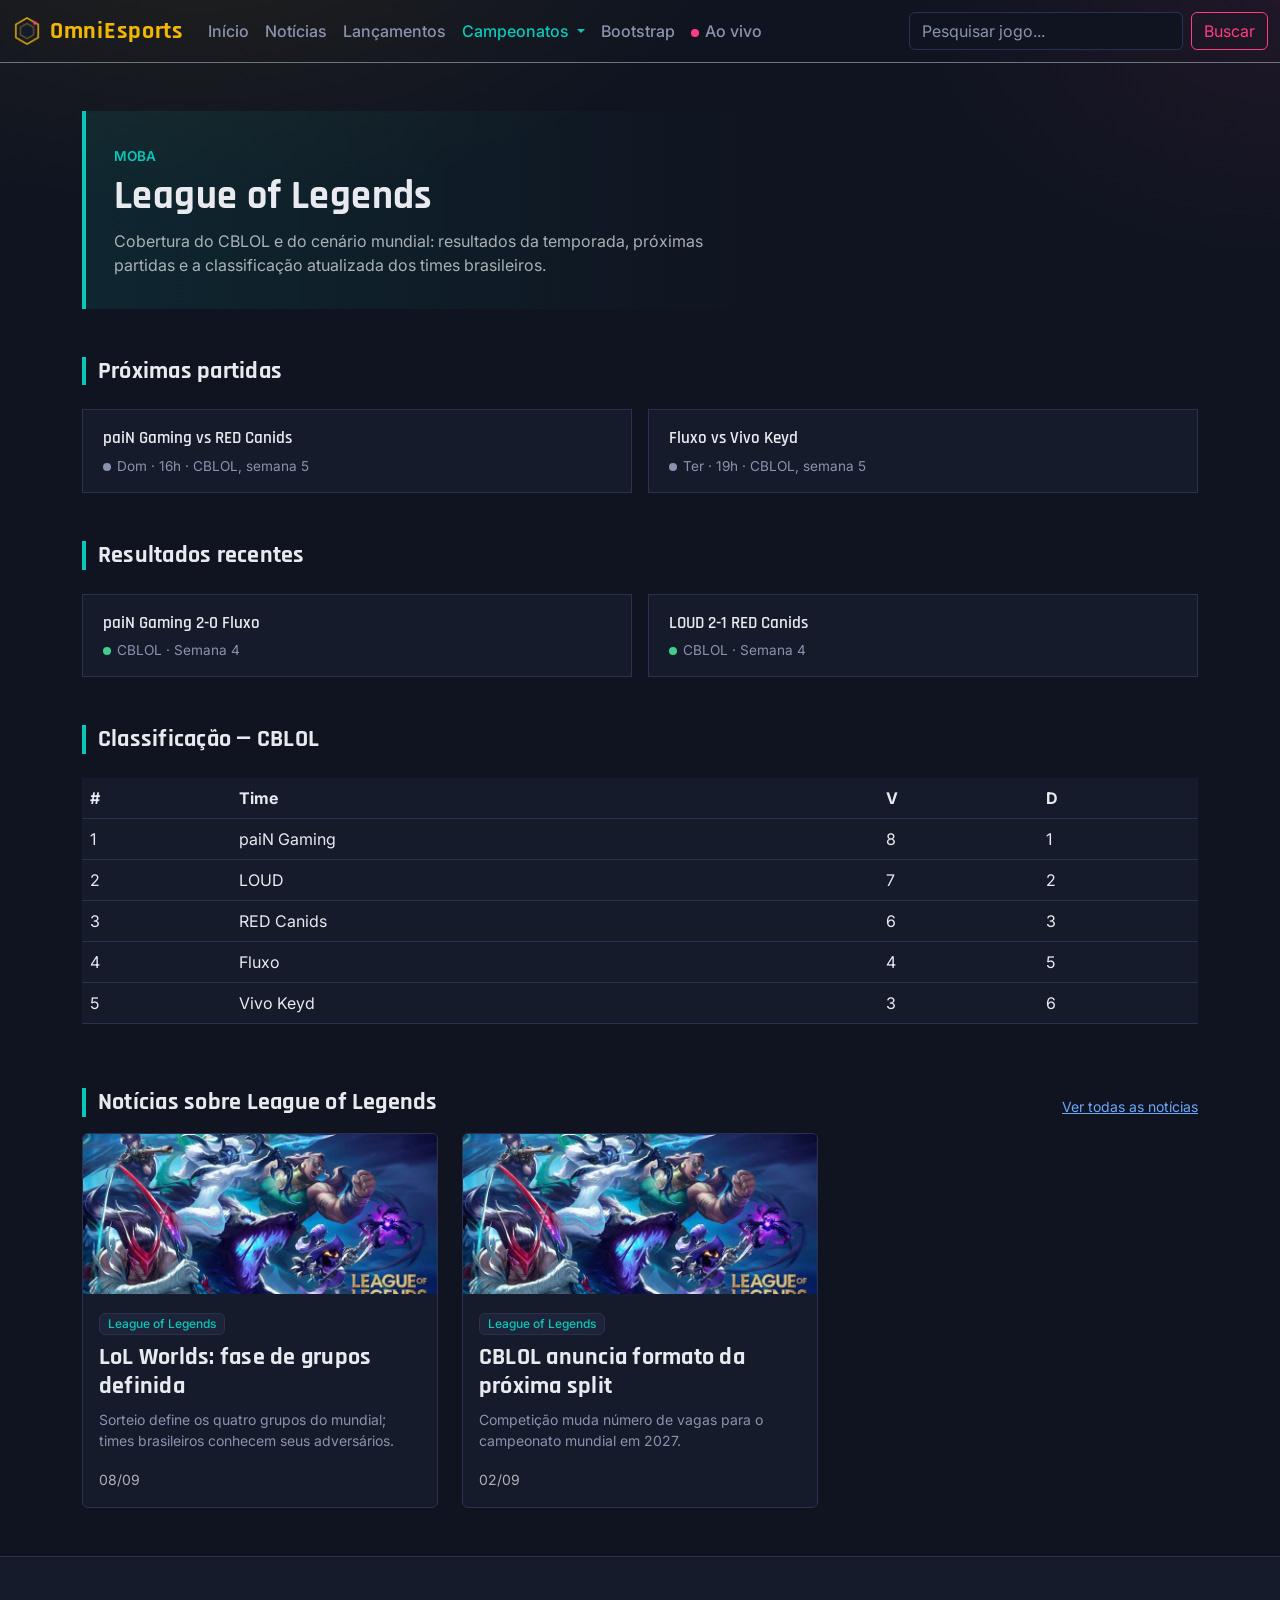
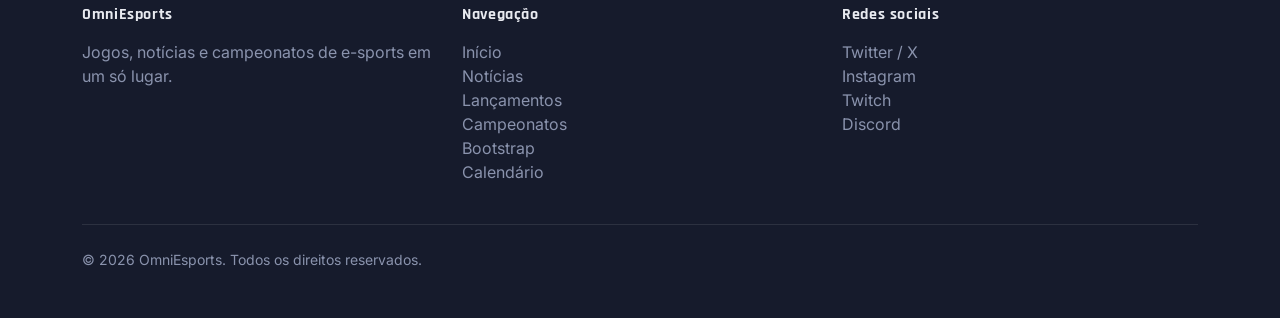
<file: lol.html>
<!doctype html>
<html lang="pt-BR" data-bs-theme="dark">
  <head>
    <meta charset="utf-8">
    <meta name="viewport" content="width=device-width, initial-scale=1">
    <title>League of Legends — OmniEsports</title>
    <link href="https://cdn.jsdelivr.net/npm/bootstrap@5.3.8/dist/css/bootstrap.min.css" rel="stylesheet" integrity="sha384-sRIl4kxILFvY47J16cr9ZwB07vP4J8+LH7qKQnuqkuIAvNWLzeN8tE5YBujZqJLB" crossorigin="anonymous">
    <link rel="icon" href="./img/logo (1).png" type="image/svg+xml">
    <link rel="stylesheet" href="./css/style.css">
  </head>
  <body data-game="lol">

<nav class="navbar navbar-expand-lg navbar-dark border-bottom border-secondary">
  <div class="container-fluid">
    <a class="navbar-brand fw-bold d-flex align-items-center gap-2" href="index.html">
      <img src="./img/logo (1).png" alt="" width="30" height="30">
      OmniEsports
    </a>
    <button class="navbar-toggler" type="button" data-bs-toggle="collapse" data-bs-target="#navbarSupportedContent" aria-controls="navbarSupportedContent" aria-expanded="false" aria-label="Toggle navigation">
      <span class="navbar-toggler-icon"></span>
    </button>
    <div class="collapse navbar-collapse" id="navbarSupportedContent">
      <ul class="navbar-nav me-auto mb-2 mb-lg-0">
        <li class="nav-item">
          <a class="nav-link" href="index.html">Início</a>
        </li>
        <li class="nav-item">
          <a class="nav-link" href="noticias.html">Notícias</a>
        </li>
        <li class="nav-item">
          <a class="nav-link" href="lancamentos.html">Lançamentos</a>
        </li>
        <li class="nav-item dropdown">
          <a class="nav-link dropdown-toggle active" aria-current="page" href="campeonatos.html" role="button" data-bs-toggle="dropdown" aria-expanded="false">
            Campeonatos
          </a>
          <ul class="dropdown-menu dropdown-menu-dark">
            <li><h6 class="dropdown-header">FPS</h6></li>
            <li><a class="dropdown-item" href="valorant.html">Valorant</a></li>
            <li><a class="dropdown-item" href="cs2.html">Counter-Strike 2</a></li>
            <li><h6 class="dropdown-header">MOBA</h6></li>
            <li><a class="dropdown-item active" href="lol.html">League of Legends</a></li>
            <li><a class="dropdown-item" href="dota2.html">Dota 2</a></li>
            <li><h6 class="dropdown-header">Battle Royale</h6></li>
            <li><a class="dropdown-item" href="freefire.html">Free Fire</a></li>
            <li><a class="dropdown-item" href="fortnite.html">Fortnite</a></li>
            <li><h6 class="dropdown-header">Fighting</h6></li>
            <li><a class="dropdown-item" href="tekken.html">Tekken 8</a></li>
            <li><a class="dropdown-item" href="sf6.html">Street Fighter 6</a></li>
            <li><h6 class="dropdown-header">Esportes/Corrida</h6></li>
            <li><a class="dropdown-item" href="rocketleague.html">Rocket League</a></li>
            <li><hr class="dropdown-divider"></li>
            <li><a class="dropdown-item" href="campeonatos.html#calendario">Calendário completo</a></li>
          </ul>
        </li>
        <li class="nav-item">
          <a class="nav-link" href="bootstrap.html">Bootstrap</a>
        </li>
        <li class="nav-item">
          <a class="nav-link" href="campeonatos.html#ao-vivo"><span class="live-dot"></span>Ao vivo</a>
        </li>
      </ul>
      <form class="d-flex" role="search">
        <input class="form-control me-2" type="search" placeholder="Pesquisar jogo..." aria-label="Search"/>
        <button class="btn btn-outline-info" type="submit">Buscar</button>
      </form>
    </div>
  </div>
</nav>

<div class="container my-5">

  <div class="oe-game-hero">
    <span class="oe-game-tag">MOBA</span>
    <h1>League of Legends</h1>
    <p class="text-body-secondary mb-0" style="max-width: 640px;">Cobertura do CBLOL e do cenário mundial: resultados da temporada, próximas partidas e a classificação atualizada dos times brasileiros.</p>
  </div>

  <section class="mt-5">
    <h4 class="oe-section-title">Próximas partidas</h4>
    <div class="row g-3">
      <div class="col-12 col-md-6">
        <div class="match-card h-100">
          <div class="match-teams">paiN Gaming vs RED Canids</div>
          <div class="match-meta status-agendado mt-1"><span class="status-dot"></span>Dom · 16h · CBLOL, semana 5</div>
        </div>
      </div>
      <div class="col-12 col-md-6">
        <div class="match-card h-100">
          <div class="match-teams">Fluxo vs Vivo Keyd</div>
          <div class="match-meta status-agendado mt-1"><span class="status-dot"></span>Ter · 19h · CBLOL, semana 5</div>
        </div>
      </div>
    </div>
  </section>

  <section class="mt-5">
    <h4 class="oe-section-title">Resultados recentes</h4>
    <div class="row g-3">
      <div class="col-12 col-md-6">
        <div class="match-card h-100">
          <div class="match-teams">paiN Gaming 2-0 Fluxo</div>
          <div class="match-meta status-finalizado mt-1"><span class="status-dot"></span>CBLOL · Semana 4</div>
        </div>
      </div>
      <div class="col-12 col-md-6">
        <div class="match-card h-100">
          <div class="match-teams">LOUD 2-1 RED Canids</div>
          <div class="match-meta status-finalizado mt-1"><span class="status-dot"></span>CBLOL · Semana 4</div>
        </div>
      </div>
    </div>
  </section>

  <section class="mt-5">
    <h4 class="oe-section-title">Classificação — CBLOL</h4>
    <div class="table-responsive">
      <table class="table table-oe align-middle">
        <thead>
          <tr><th scope="col">#</th><th scope="col">Time</th><th scope="col">V</th><th scope="col">D</th></tr>
        </thead>
        <tbody>
          <tr><td>1</td><td>paiN Gaming</td><td>8</td><td>1</td></tr>
          <tr><td>2</td><td>LOUD</td><td>7</td><td>2</td></tr>
          <tr><td>3</td><td>RED Canids</td><td>6</td><td>3</td></tr>
          <tr><td>4</td><td>Fluxo</td><td>4</td><td>5</td></tr>
          <tr><td>5</td><td>Vivo Keyd</td><td>3</td><td>6</td></tr>
        </tbody>
      </table>
    </div>
  </section>

  <section class="mt-5">
    <div class="d-flex justify-content-between align-items-end flex-wrap gap-2 mb-3">
      <h4 class="oe-section-title mb-0">Notícias sobre League of Legends</h4>
      <a href="noticias.html" class="small">Ver todas as notícias</a>
    </div>
    <div class="row g-4">
    <div class="col-12 col-sm-6 col-lg-4" data-news-game="lol">
      <div class="card news-card h-100 card-hover" style="--news-accent: #0ac8b9;">
        <img src="./img/lol (1).png" class="news-thumb" alt="Ilustração de destaque para notícias de League of Legends">
        <div class="card-body">
          <span class="badge badge-jogo mb-2">League of Legends</span>
          <h4 class="card-title ">LoL Worlds: fase de grupos definida</h4>
          <p class="card-text card-text-clamp small">Sorteio define os quatro grupos do mundial; times brasileiros conhecem seus adversários.</p>
          <span class="text-body-secondary small">08/09</span>
        </div>
      </div>
    </div>
    <div class="col-12 col-sm-6 col-lg-4" data-news-game="lol">
      <div class="card news-card h-100 card-hover" style="--news-accent: #0ac8b9;">
        <img src="./img/lol (1).png" class="news-thumb" alt="Ilustração de destaque para notícias de League of Legends">
        <div class="card-body">
          <span class="badge badge-jogo mb-2">League of Legends</span>
          <h4 class="card-title ">CBLOL anuncia formato da próxima split</h4>
          <p class="card-text card-text-clamp small">Competição muda número de vagas para o campeonato mundial em 2027.</p>
          <span class="text-body-secondary small">02/09</span>
        </div>
      </div>
    </div>
    </div>
  </section>

</div>

<footer class="oe-footer py-5 mt-5">
  <div class="container">
    <div class="row gy-4">
      <div class="col-12 col-md-4">
        <h6 class="mb-3">OmniEsports</h6>
        <p class="mb-0">Jogos, notícias e campeonatos de e-sports em um só lugar.</p>
      </div>
      <div class="col-6 col-md-4">
        <h6 class="mb-3">Navegação</h6>
        <ul class="list-unstyled">
          <li><a href="index.html">Início</a></li>
          <li><a href="noticias.html">Notícias</a></li>
          <li><a href="lancamentos.html">Lançamentos</a></li>
          <li><a href="campeonatos.html">Campeonatos</a></li>
          <li><a href="bootstrap.html">Bootstrap</a></li>
          <li><a href="campeonatos.html#calendario">Calendário</a></li>
        </ul>
      </div>
      <div class="col-6 col-md-4">
        <h6 class="mb-3">Redes sociais</h6>
        <ul class="list-unstyled">
          <li><a href="#">Twitter / X</a></li>
          <li><a href="#">Instagram</a></li>
          <li><a href="#">Twitch</a></li>
          <li><a href="#">Discord</a></li>
        </ul>
      </div>
    </div>
    <hr class="border-secondary my-4">
    <p class="mb-0 small">&copy; 2026 OmniEsports. Todos os direitos reservados.</p>
  </div>
</footer>

    <script src="https://cdn.jsdelivr.net/npm/bootstrap@5.3.8/dist/js/bootstrap.bundle.min.js" integrity="sha384-FKyoEForCGlyvwx9Hj09JcYn3nv7wiPVlz7YYwJrWVcXK/BmnVDxM+D2scQbITxI" crossorigin="anonymous"></script>

  </body>
</html>
</file>
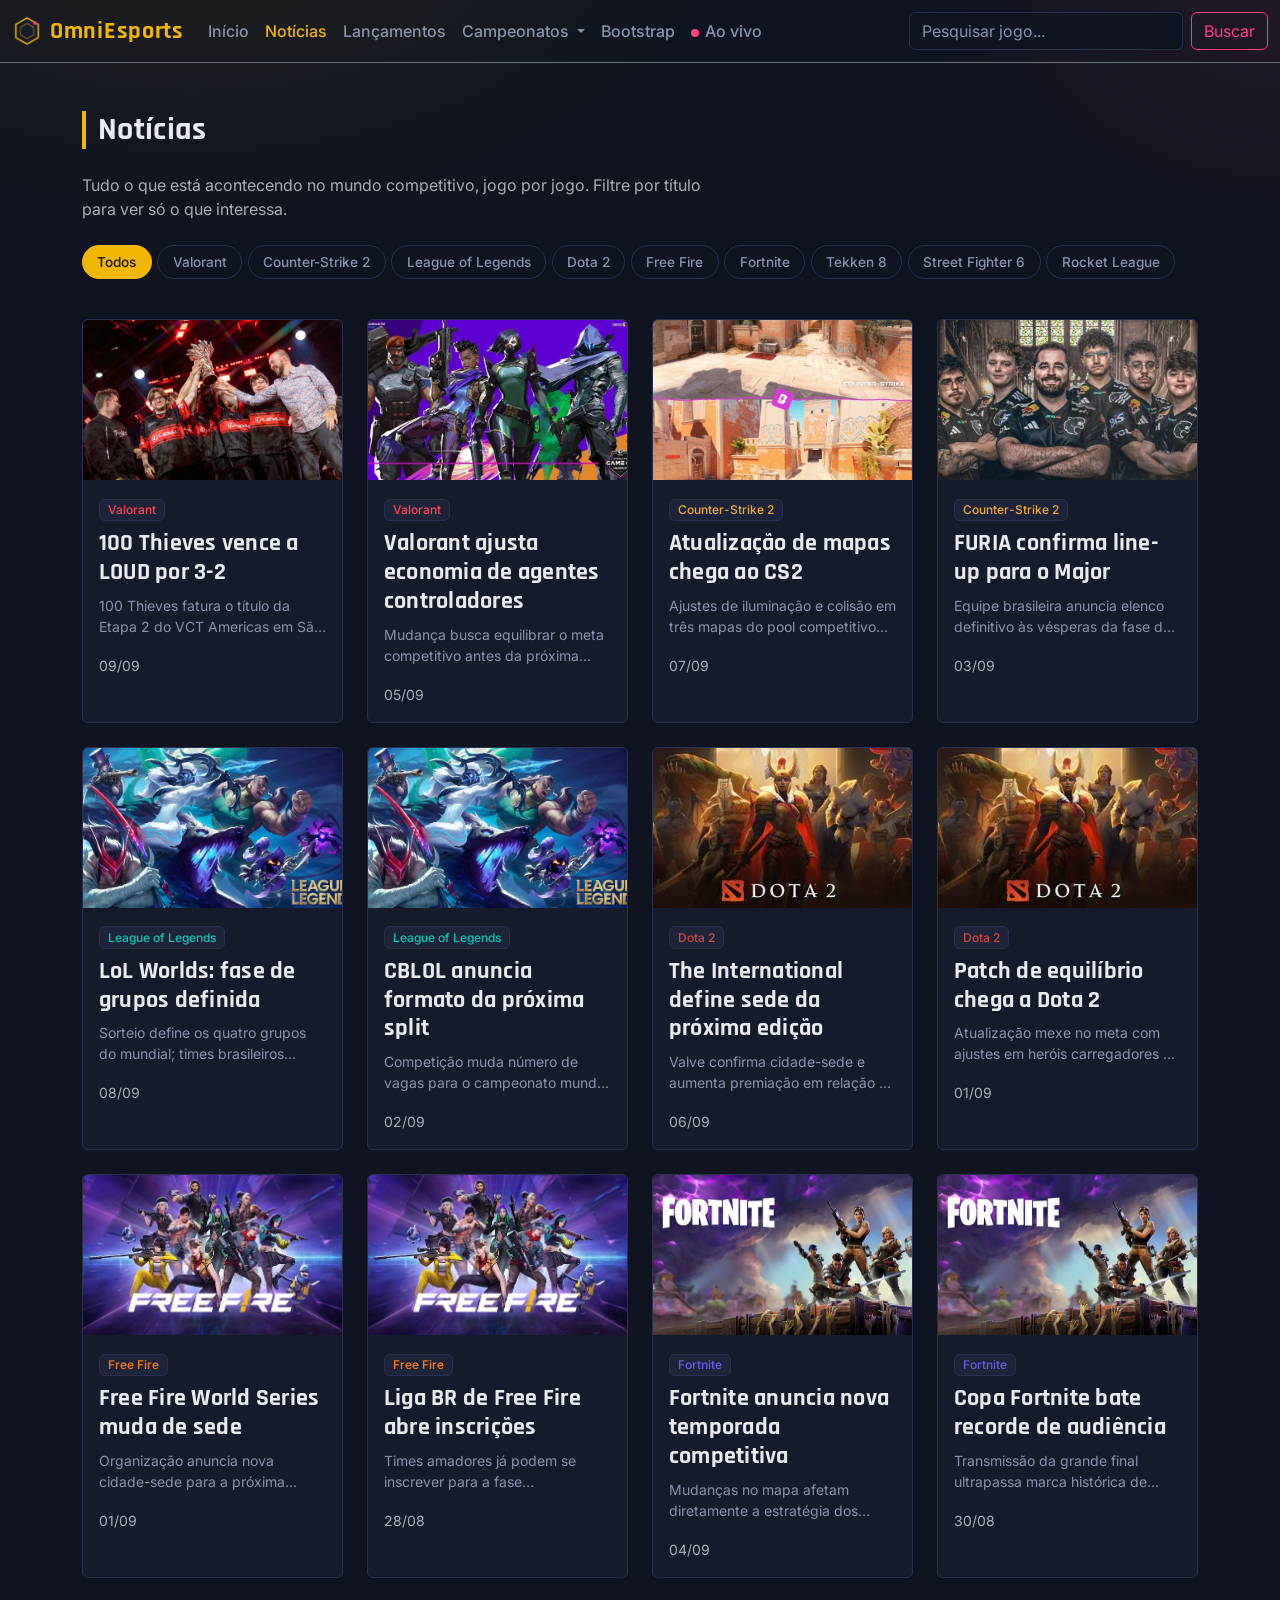
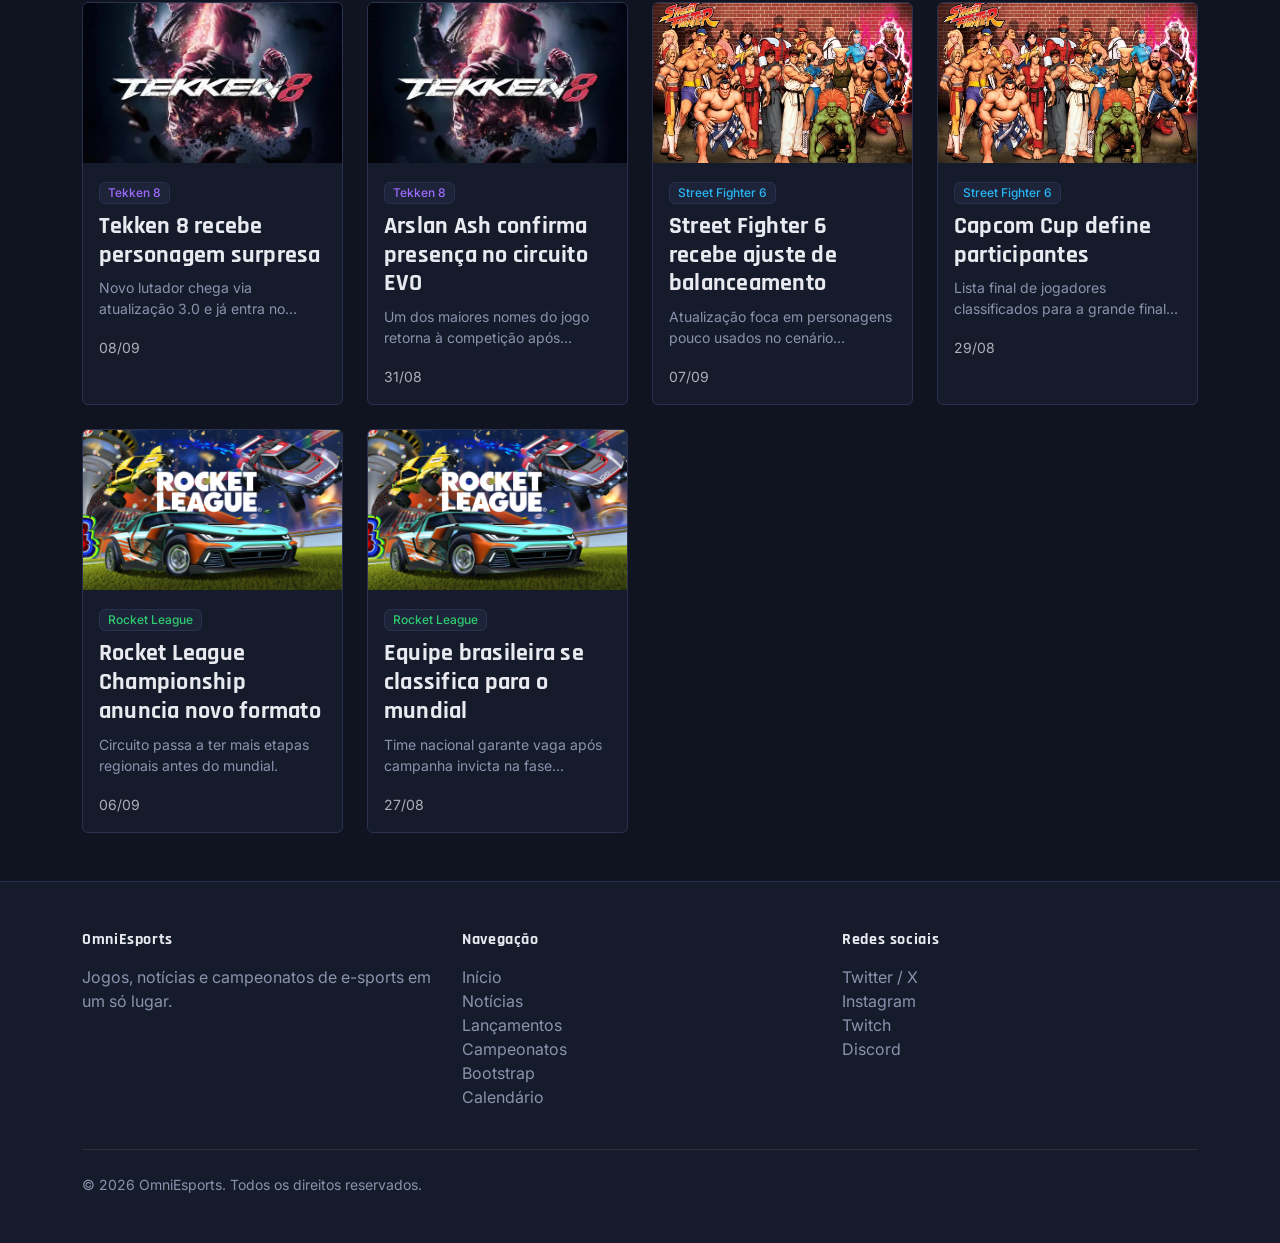
<file: noticias.html>
<!doctype html>
<html lang="pt-BR" data-bs-theme="dark">
  <head>
    <meta charset="utf-8">
    <meta name="viewport" content="width=device-width, initial-scale=1">
    <title>Notícias — OmniEsports</title>
    <link href="https://cdn.jsdelivr.net/npm/bootstrap@5.3.8/dist/css/bootstrap.min.css" rel="stylesheet" integrity="sha384-sRIl4kxILFvY47J16cr9ZwB07vP4J8+LH7qKQnuqkuIAvNWLzeN8tE5YBujZqJLB" crossorigin="anonymous">
    <link rel="icon" href="./img/logo (1).png" type="image/svg+xml">
    <link rel="stylesheet" href="./css/style.css">
  </head>
  <body>

<nav class="navbar navbar-expand-lg navbar-dark border-bottom border-secondary">
  <div class="container-fluid">
    <a class="navbar-brand fw-bold d-flex align-items-center gap-2" href="index.html">
      <img src="./img/logo (1).png" alt="" width="30" height="30">
      OmniEsports
    </a>
    <button class="navbar-toggler" type="button" data-bs-toggle="collapse" data-bs-target="#navbarSupportedContent" aria-controls="navbarSupportedContent" aria-expanded="false" aria-label="Toggle navigation">
      <span class="navbar-toggler-icon"></span>
    </button>
    <div class="collapse navbar-collapse" id="navbarSupportedContent">
      <ul class="navbar-nav me-auto mb-2 mb-lg-0">
        <li class="nav-item">
          <a class="nav-link" href="index.html">Início</a>
        </li>
        <li class="nav-item">
          <a class="nav-link active" aria-current="page" href="noticias.html">Notícias</a>
        </li>
        <li class="nav-item">
          <a class="nav-link" href="lancamentos.html">Lançamentos</a>
        </li>
        <li class="nav-item dropdown">
          <a class="nav-link dropdown-toggle" href="campeonatos.html" role="button" data-bs-toggle="dropdown" aria-expanded="false">
            Campeonatos
          </a>
          <ul class="dropdown-menu dropdown-menu-dark">
            <li><h6 class="dropdown-header">FPS</h6></li>
            <li><a class="dropdown-item" href="valorant.html">Valorant</a></li>
            <li><a class="dropdown-item" href="cs2.html">Counter-Strike 2</a></li>
            <li><h6 class="dropdown-header">MOBA</h6></li>
            <li><a class="dropdown-item" href="lol.html">League of Legends</a></li>
            <li><a class="dropdown-item" href="dota2.html">Dota 2</a></li>
            <li><h6 class="dropdown-header">Battle Royale</h6></li>
            <li><a class="dropdown-item" href="freefire.html">Free Fire</a></li>
            <li><a class="dropdown-item" href="fortnite.html">Fortnite</a></li>
            <li><h6 class="dropdown-header">Fighting</h6></li>
            <li><a class="dropdown-item" href="tekken.html">Tekken 8</a></li>
            <li><a class="dropdown-item" href="sf6.html">Street Fighter 6</a></li>
            <li><h6 class="dropdown-header">Esportes/Corrida</h6></li>
            <li><a class="dropdown-item" href="rocketleague.html">Rocket League</a></li>
            <li><hr class="dropdown-divider"></li>
            <li><a class="dropdown-item" href="campeonatos.html#calendario">Calendário completo</a></li>
          </ul>
        </li>
        <li class="nav-item">
          <a class="nav-link" href="bootstrap.html">Bootstrap</a>
        </li>
        <li class="nav-item">
          <a class="nav-link" href="campeonatos.html#ao-vivo"><span class="live-dot"></span>Ao vivo</a>
        </li>
      </ul>
      <form class="d-flex" role="search">
        <input class="form-control me-2" type="search" placeholder="Pesquisar jogo..." aria-label="Search"/>
        <button class="btn btn-outline-info" type="submit">Buscar</button>
      </form>
    </div>
  </div>
</nav>

<div class="container my-5">
  <h2 class="oe-section-title">Notícias</h2>
  <p class="text-body-secondary" style="max-width: 640px;">Tudo o que está acontecendo no mundo competitivo, jogo por jogo. Filtre por título para ver só o que interessa.</p>

  <ul class="nav oe-filter-pills flex-wrap mt-4 mb-2" id="newsFilter">
          <li class="nav-item"><a class="nav-link active" href="#" data-filter="all">Todos</a></li>
          <li class="nav-item"><a class="nav-link" href="#" data-filter="valorant">Valorant</a></li>
          <li class="nav-item"><a class="nav-link" href="#" data-filter="cs2">Counter-Strike 2</a></li>
          <li class="nav-item"><a class="nav-link" href="#" data-filter="lol">League of Legends</a></li>
          <li class="nav-item"><a class="nav-link" href="#" data-filter="dota2">Dota 2</a></li>
          <li class="nav-item"><a class="nav-link" href="#" data-filter="freefire">Free Fire</a></li>
          <li class="nav-item"><a class="nav-link" href="#" data-filter="fortnite">Fortnite</a></li>
          <li class="nav-item"><a class="nav-link" href="#" data-filter="tekken">Tekken 8</a></li>
          <li class="nav-item"><a class="nav-link" href="#" data-filter="sf6">Street Fighter 6</a></li>
          <li class="nav-item"><a class="nav-link" href="#" data-filter="rocketleague">Rocket League</a></li>
  </ul>

  <div class="row g-4 mt-1" id="newsGrid">
    <div class="col-12 col-sm-6 col-lg-3" data-news-game="valorant">
      <div class="card news-card h-100 card-hover" style="--news-accent: #ff4655;">
        <img src="./img/100t.png" class="news-thumb" alt="Ilustração de destaque para notícias de Valorant">
        <div class="card-body">
          <span class="badge badge-jogo mb-2">Valorant</span>
          <h4 class="card-title ">100 Thieves vence a LOUD por 3-2</h4>
          <p class="card-text card-text-clamp small">100 Thieves fatura o título da Etapa 2 do VCT Americas em São Paulo após uma final de cinco mapas.</p>
          <span class="text-body-secondary small">09/09</span>
        </div>
      </div>
    </div>

    <div class="col-12 col-sm-6 col-lg-3" data-news-game="valorant">
      <div class="card news-card h-100 card-hover" style="--news-accent: #ff4655;">
        <img src="./img/valorant.png" class="news-thumb" alt="Ilustração de destaque para notícias de Valorant">
        <div class="card-body">
          <span class="badge badge-jogo mb-2">Valorant</span>
          <h4 class="card-title ">Valorant ajusta economia de agentes controladores</h4>
          <p class="card-text card-text-clamp small">Mudança busca equilibrar o meta competitivo antes da próxima etapa do VCT.</p>
          <span class="text-body-secondary small">05/09</span>
        </div>
      </div>
    </div>

    <div class="col-12 col-sm-6 col-lg-3" data-news-game="cs2">
      <div class="card news-card h-100 card-hover" style="--news-accent: #f2a93c;">
        <img src="./img/iluminacao.png" class="news-thumb" alt="Ilustração de destaque para notícias de Counter-Strike 2">
        <div class="card-body">
          <span class="badge badge-jogo mb-2">Counter-Strike 2</span>
          <h4 class="card-title ">Atualização de mapas chega ao CS2</h4>
          <p class="card-text card-text-clamp small">Ajustes de iluminação e colisão em três mapas do pool competitivo ativo.</p>
          <span class="text-body-secondary small">07/09</span>
        </div>
      </div>
    </div>

    <div class="col-12 col-sm-6 col-lg-3" data-news-game="cs2">
      <div class="card news-card h-100 card-hover" style="--news-accent: #f2a93c;">
        <img src="./img/lineupfuria.png" class="news-thumb" alt="Ilustração de destaque para notícias de Counter-Strike 2">
        <div class="card-body">
          <span class="badge badge-jogo mb-2">Counter-Strike 2</span>
          <h4 class="card-title ">FURIA confirma line-up para o Major</h4>
          <p class="card-text card-text-clamp small">Equipe brasileira anuncia elenco definitivo às vésperas da fase de grupos.</p>
          <span class="text-body-secondary small">03/09</span>
        </div>
      </div>
    </div>

    <div class="col-12 col-sm-6 col-lg-3" data-news-game="lol">
      <div class="card news-card h-100 card-hover" style="--news-accent: #0ac8b9;">
        <img src="./img/lol (1).png" class="news-thumb" alt="Ilustração de destaque para notícias de League of Legends">
        <div class="card-body">
          <span class="badge badge-jogo mb-2">League of Legends</span>
          <h4 class="card-title ">LoL Worlds: fase de grupos definida</h4>
          <p class="card-text card-text-clamp small">Sorteio define os quatro grupos do mundial; times brasileiros conhecem seus adversários.</p>
          <span class="text-body-secondary small">08/09</span>
        </div>
      </div>
    </div>

    <div class="col-12 col-sm-6 col-lg-3" data-news-game="lol">
      <div class="card news-card h-100 card-hover" style="--news-accent: #0ac8b9;">
        <img src="./img/lol (1).png" class="news-thumb" alt="Ilustração de destaque para notícias de League of Legends">
        <div class="card-body">
          <span class="badge badge-jogo mb-2">League of Legends</span>
          <h4 class="card-title ">CBLOL anuncia formato da próxima split</h4>
          <p class="card-text card-text-clamp small">Competição muda número de vagas para o campeonato mundial em 2027.</p>
          <span class="text-body-secondary small">02/09</span>
        </div>
      </div>
    </div>

    <div class="col-12 col-sm-6 col-lg-3" data-news-game="dota2">
      <div class="card news-card h-100 card-hover" style="--news-accent: #d64545;">
        <img src="./img/dota 2.png" class="news-thumb" alt="Ilustração de destaque para notícias de Dota 2">
        <div class="card-body">
          <span class="badge badge-jogo mb-2">Dota 2</span>
          <h4 class="card-title ">The International define sede da próxima edição</h4>
          <p class="card-text card-text-clamp small">Valve confirma cidade-sede e aumenta premiação em relação ao ano anterior.</p>
          <span class="text-body-secondary small">06/09</span>
        </div>
      </div>
    </div>

    <div class="col-12 col-sm-6 col-lg-3" data-news-game="dota2">
      <div class="card news-card h-100 card-hover" style="--news-accent: #d64545;">
        <img src="./img/dota 2.png" class="news-thumb" alt="Ilustração de destaque para notícias de Dota 2">
        <div class="card-body">
          <span class="badge badge-jogo mb-2">Dota 2</span>
          <h4 class="card-title ">Patch de equilíbrio chega a Dota 2</h4>
          <p class="card-text card-text-clamp small">Atualização mexe no meta com ajustes em heróis carregadores de item.</p>
          <span class="text-body-secondary small">01/09</span>
        </div>
      </div>
    </div>

    <div class="col-12 col-sm-6 col-lg-3" data-news-game="freefire">
      <div class="card news-card h-100 card-hover" style="--news-accent: #ff7a1a;">
        <img src="./img/freefire.png" class="news-thumb" alt="Ilustração de destaque para notícias de Free Fire">
        <div class="card-body">
          <span class="badge badge-jogo mb-2">Free Fire</span>
          <h4 class="card-title ">Free Fire World Series muda de sede</h4>
          <p class="card-text card-text-clamp small">Organização anuncia nova cidade-sede para a próxima edição do maior torneio do jogo.</p>
          <span class="text-body-secondary small">01/09</span>
        </div>
      </div>
    </div>

    <div class="col-12 col-sm-6 col-lg-3" data-news-game="freefire">
      <div class="card news-card h-100 card-hover" style="--news-accent: #ff7a1a;">
        <img src="./img/freefire.png" class="news-thumb" alt="Ilustração de destaque para notícias de Free Fire">
        <div class="card-body">
          <span class="badge badge-jogo mb-2">Free Fire</span>
          <h4 class="card-title ">Liga BR de Free Fire abre inscrições</h4>
          <p class="card-text card-text-clamp small">Times amadores já podem se inscrever para a fase classificatória.</p>
          <span class="text-body-secondary small">28/08</span>
        </div>
      </div>
    </div>

    <div class="col-12 col-sm-6 col-lg-3" data-news-game="fortnite">
      <div class="card news-card h-100 card-hover" style="--news-accent: #6c5ce7;">
        <img src="./img/images (2).png" class="news-thumb" alt="Ilustração de destaque para notícias de Fortnite">
        <div class="card-body">
          <span class="badge badge-jogo mb-2">Fortnite</span>
          <h4 class="card-title ">Fortnite anuncia nova temporada competitiva</h4>
          <p class="card-text card-text-clamp small">Mudanças no mapa afetam diretamente a estratégia dos times profissionais.</p>
          <span class="text-body-secondary small">04/09</span>
        </div>
      </div>
    </div>

    <div class="col-12 col-sm-6 col-lg-3" data-news-game="fortnite">
      <div class="card news-card h-100 card-hover" style="--news-accent: #6c5ce7;">
        <img src="./img/images (2).png" class="news-thumb" alt="Ilustração de destaque para notícias de Fortnite">
        <div class="card-body">
          <span class="badge badge-jogo mb-2">Fortnite</span>
          <h4 class="card-title ">Copa Fortnite bate recorde de audiência</h4>
          <p class="card-text card-text-clamp small">Transmissão da grande final ultrapassa marca histórica de espectadores simultâneos.</p>
          <span class="text-body-secondary small">30/08</span>
        </div>
      </div>
    </div>

    <div class="col-12 col-sm-6 col-lg-3" data-news-game="tekken">
      <div class="card news-card h-100 card-hover" style="--news-accent: #9d6bff;">
        <img src="./img/tekken 8.png" class="news-thumb" alt="Ilustração de destaque para notícias de Tekken 8">
        <div class="card-body">
          <span class="badge badge-jogo mb-2">Tekken 8</span>
          <h4 class="card-title ">Tekken 8 recebe personagem surpresa</h4>
          <p class="card-text card-text-clamp small">Novo lutador chega via atualização 3.0 e já entra no próximo circuito competitivo.</p>
          <span class="text-body-secondary small">08/09</span>
        </div>
      </div>
    </div>

    <div class="col-12 col-sm-6 col-lg-3" data-news-game="tekken">
      <div class="card news-card h-100 card-hover" style="--news-accent: #9d6bff;">
        <img src="./img/tekken 8.png" class="news-thumb" alt="Ilustração de destaque para notícias de Tekken 8">
        <div class="card-body">
          <span class="badge badge-jogo mb-2">Tekken 8</span>
          <h4 class="card-title ">Arslan Ash confirma presença no circuito EVO</h4>
          <p class="card-text card-text-clamp small">Um dos maiores nomes do jogo retorna à competição após período afastado.</p>
          <span class="text-body-secondary small">31/08</span>
        </div>
      </div>
    </div>

    <div class="col-12 col-sm-6 col-lg-3" data-news-game="sf6">
      <div class="card news-card h-100 card-hover" style="--news-accent: #29b6f6;">
        <img src="./img/Street-fighter.png" class="news-thumb" alt="Ilustração de destaque para notícias de Street Fighter 6">
        <div class="card-body">
          <span class="badge badge-jogo mb-2">Street Fighter 6</span>
          <h4 class="card-title ">Street Fighter 6 recebe ajuste de balanceamento</h4>
          <p class="card-text card-text-clamp small">Atualização foca em personagens pouco usados no cenário competitivo.</p>
          <span class="text-body-secondary small">07/09</span>
        </div>
      </div>
    </div>

    <div class="col-12 col-sm-6 col-lg-3" data-news-game="sf6">
      <div class="card news-card h-100 card-hover" style="--news-accent: #29b6f6;">
        <img src="./img/Street-fighter.png" class="news-thumb" alt="Ilustração de destaque para notícias de Street Fighter 6">
        <div class="card-body">
          <span class="badge badge-jogo mb-2">Street Fighter 6</span>
          <h4 class="card-title ">Capcom Cup define participantes</h4>
          <p class="card-text card-text-clamp small">Lista final de jogadores classificados para a grande final anual é divulgada.</p>
          <span class="text-body-secondary small">29/08</span>
        </div>
      </div>
    </div>

    <div class="col-12 col-sm-6 col-lg-3" data-news-game="rocketleague">
      <div class="card news-card h-100 card-hover" style="--news-accent: #2ecc71;">
        <img src="./img/rocket league.png" class="news-thumb" alt="Ilustração de destaque para notícias de Rocket League">
        <div class="card-body">
          <span class="badge badge-jogo mb-2">Rocket League</span>
          <h4 class="card-title ">Rocket League Championship anuncia novo formato</h4>
          <p class="card-text card-text-clamp small">Circuito passa a ter mais etapas regionais antes do mundial.</p>
          <span class="text-body-secondary small">06/09</span>
        </div>
      </div>
    </div>

    <div class="col-12 col-sm-6 col-lg-3" data-news-game="rocketleague">
      <div class="card news-card h-100 card-hover" style="--news-accent: #2ecc71;">
        <img src="./img/rocket league.png" class="news-thumb" alt="Ilustração de destaque para notícias de Rocket League">
        <div class="card-body">
          <span class="badge badge-jogo mb-2">Rocket League</span>
          <h4 class="card-title ">Equipe brasileira se classifica para o mundial</h4>
          <p class="card-text card-text-clamp small">Time nacional garante vaga após campanha invicta na fase regional.</p>
          <span class="text-body-secondary small">27/08</span>
        </div>
      </div>
    </div>

  </div>
</div>

<footer class="oe-footer py-5 mt-5">
  <div class="container">
    <div class="row gy-4">
      <div class="col-12 col-md-4">
        <h6 class="mb-3">OmniEsports</h6>
        <p class="mb-0">Jogos, notícias e campeonatos de e-sports em um só lugar.</p>
      </div>
      <div class="col-6 col-md-4">
        <h6 class="mb-3">Navegação</h6>
        <ul class="list-unstyled">
          <li><a href="index.html">Início</a></li>
          <li><a href="noticias.html">Notícias</a></li>
          <li><a href="lancamentos.html">Lançamentos</a></li>
          <li><a href="campeonatos.html">Campeonatos</a></li>
          <li><a href="bootstrap.html">Bootstrap</a></li>
          <li><a href="campeonatos.html#calendario">Calendário</a></li>
        </ul>
      </div>
      <div class="col-6 col-md-4">
        <h6 class="mb-3">Redes sociais</h6>
        <ul class="list-unstyled">
          <li><a href="#">Twitter / X</a></li>
          <li><a href="#">Instagram</a></li>
          <li><a href="#">Twitch</a></li>
          <li><a href="#">Discord</a></li>
        </ul>
      </div>
    </div>
    <hr class="border-secondary my-4">
    <p class="mb-0 small">&copy; 2026 OmniEsports. Todos os direitos reservados.</p>
  </div>
</footer>

    <script src="https://cdn.jsdelivr.net/npm/bootstrap@5.3.8/dist/js/bootstrap.bundle.min.js" integrity="sha384-FKyoEForCGlyvwx9Hj09JcYn3nv7wiPVlz7YYwJrWVcXK/BmnVDxM+D2scQbITxI" crossorigin="anonymous"></script>

<script>
  (function () {
    const links = document.querySelectorAll('#newsFilter .nav-link');
    const cards = document.querySelectorAll('#newsGrid [data-news-game]');
    links.forEach(function (link) {
      link.addEventListener('click', function (e) {
        e.preventDefault();
        links.forEach(function (l) { l.classList.remove('active'); });
        link.classList.add('active');
        const filter = link.getAttribute('data-filter');
        cards.forEach(function (card) {
          const match = filter === 'all' || card.getAttribute('data-news-game') === filter;
          card.style.display = match ? '' : 'none';
        });
      });
    });
  })();
</script>

  </body>
</html>
</file>
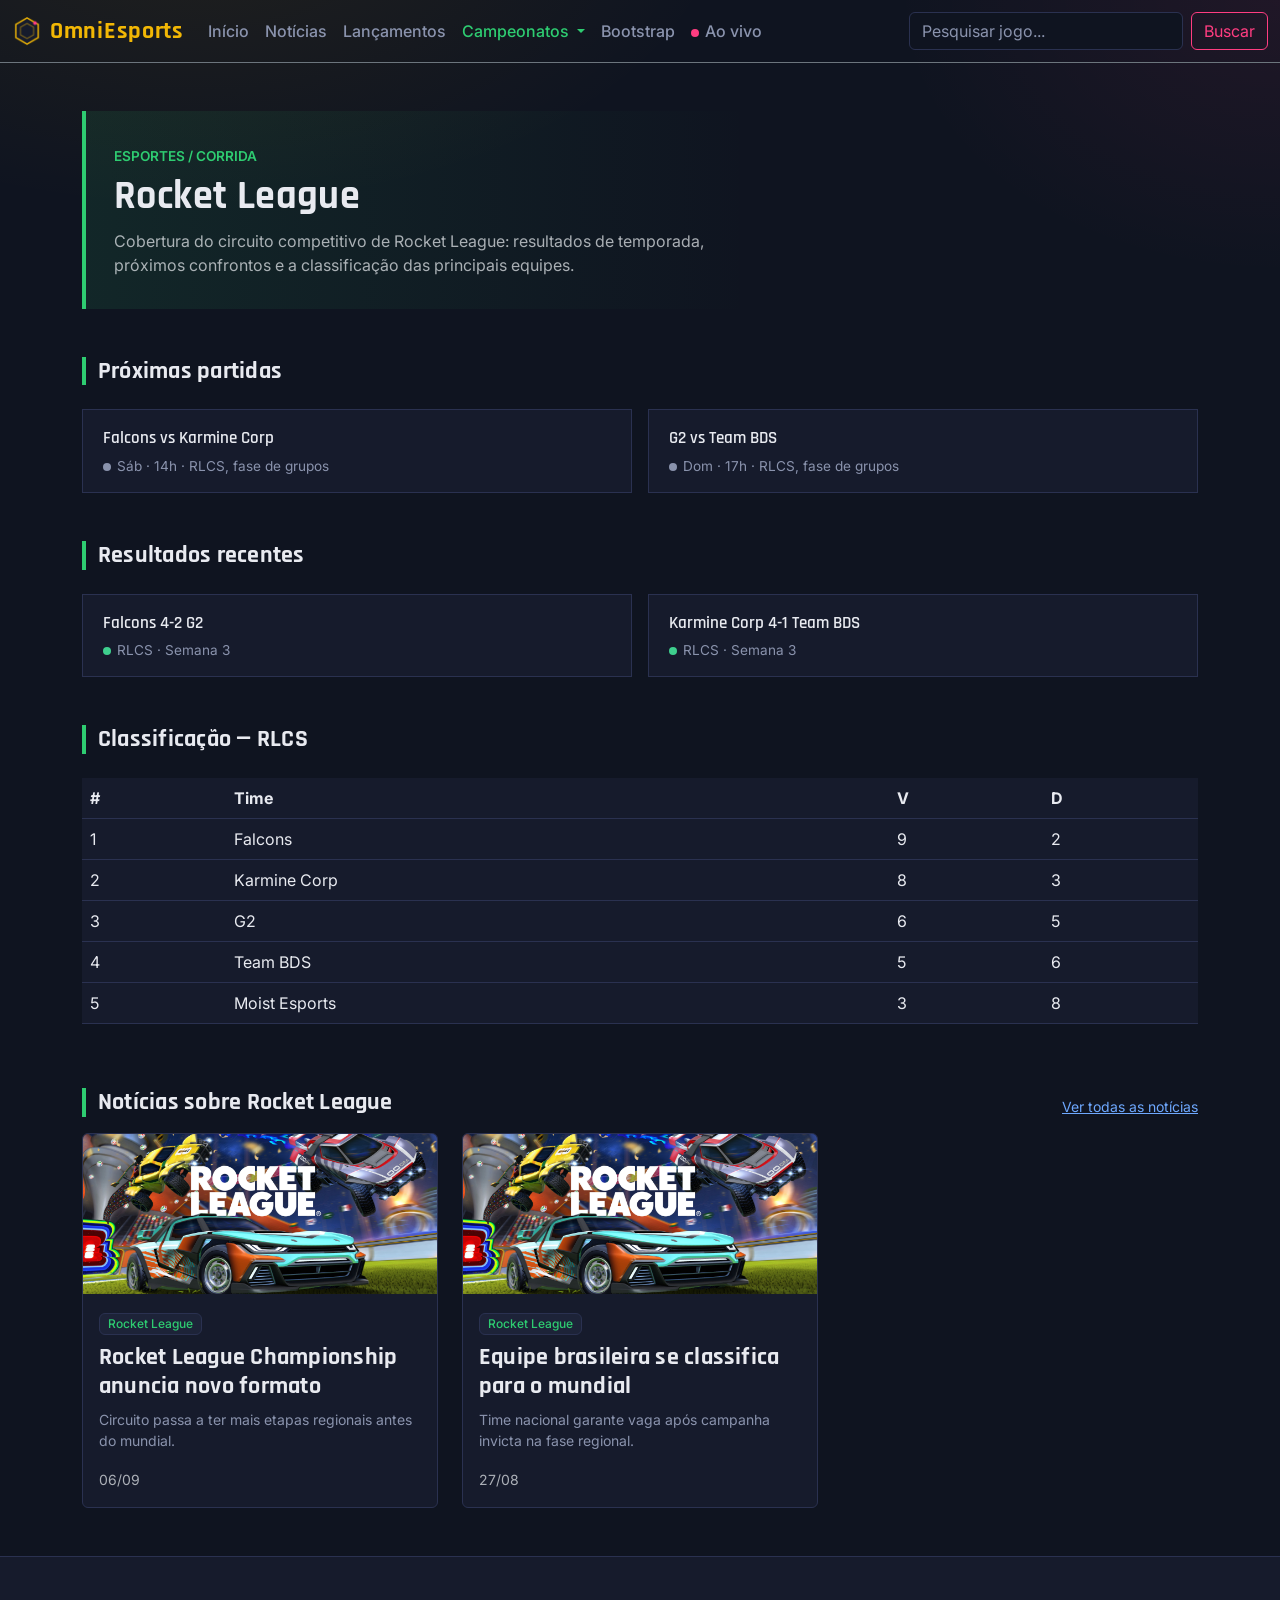
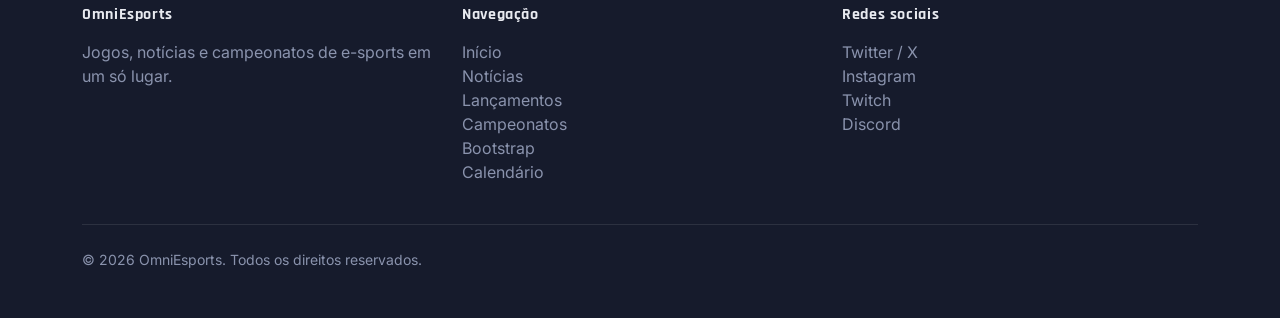
<file: rocketleague.html>
<!doctype html>
<html lang="pt-BR" data-bs-theme="dark">
  <head>
    <meta charset="utf-8">
    <meta name="viewport" content="width=device-width, initial-scale=1">
    <title>Rocket League — OmniEsports</title>
    <link href="https://cdn.jsdelivr.net/npm/bootstrap@5.3.8/dist/css/bootstrap.min.css" rel="stylesheet" integrity="sha384-sRIl4kxILFvY47J16cr9ZwB07vP4J8+LH7qKQnuqkuIAvNWLzeN8tE5YBujZqJLB" crossorigin="anonymous">
    <link rel="icon" href="./img/logo (1).png" type="image/svg+xml">
    <link rel="stylesheet" href="./css/style.css">
  </head>
  <body data-game="rocketleague">

<nav class="navbar navbar-expand-lg navbar-dark border-bottom border-secondary">
  <div class="container-fluid">
    <a class="navbar-brand fw-bold d-flex align-items-center gap-2" href="index.html">
      <img src="./img/logo (1).png" alt="" width="30" height="30">
      OmniEsports
    </a>
    <button class="navbar-toggler" type="button" data-bs-toggle="collapse" data-bs-target="#navbarSupportedContent" aria-controls="navbarSupportedContent" aria-expanded="false" aria-label="Toggle navigation">
      <span class="navbar-toggler-icon"></span>
    </button>
    <div class="collapse navbar-collapse" id="navbarSupportedContent">
      <ul class="navbar-nav me-auto mb-2 mb-lg-0">
        <li class="nav-item">
          <a class="nav-link" href="index.html">Início</a>
        </li>
        <li class="nav-item">
          <a class="nav-link" href="noticias.html">Notícias</a>
        </li>
        <li class="nav-item">
          <a class="nav-link" href="lancamentos.html">Lançamentos</a>
        </li>
        <li class="nav-item dropdown">
          <a class="nav-link dropdown-toggle active" aria-current="page" href="campeonatos.html" role="button" data-bs-toggle="dropdown" aria-expanded="false">
            Campeonatos
          </a>
          <ul class="dropdown-menu dropdown-menu-dark">
            <li><h6 class="dropdown-header">FPS</h6></li>
            <li><a class="dropdown-item" href="valorant.html">Valorant</a></li>
            <li><a class="dropdown-item" href="cs2.html">Counter-Strike 2</a></li>
            <li><h6 class="dropdown-header">MOBA</h6></li>
            <li><a class="dropdown-item" href="lol.html">League of Legends</a></li>
            <li><a class="dropdown-item" href="dota2.html">Dota 2</a></li>
            <li><h6 class="dropdown-header">Battle Royale</h6></li>
            <li><a class="dropdown-item" href="freefire.html">Free Fire</a></li>
            <li><a class="dropdown-item" href="fortnite.html">Fortnite</a></li>
            <li><h6 class="dropdown-header">Fighting</h6></li>
            <li><a class="dropdown-item" href="tekken.html">Tekken 8</a></li>
            <li><a class="dropdown-item" href="sf6.html">Street Fighter 6</a></li>
            <li><h6 class="dropdown-header">Esportes/Corrida</h6></li>
            <li><a class="dropdown-item active" href="rocketleague.html">Rocket League</a></li>
            <li><hr class="dropdown-divider"></li>
            <li><a class="dropdown-item" href="campeonatos.html#calendario">Calendário completo</a></li>
          </ul>
        </li>
        <li class="nav-item">
          <a class="nav-link" href="bootstrap.html">Bootstrap</a>
        </li>
        <li class="nav-item">
          <a class="nav-link" href="campeonatos.html#ao-vivo"><span class="live-dot"></span>Ao vivo</a>
        </li>
      </ul>
      <form class="d-flex" role="search">
        <input class="form-control me-2" type="search" placeholder="Pesquisar jogo..." aria-label="Search"/>
        <button class="btn btn-outline-info" type="submit">Buscar</button>
      </form>
    </div>
  </div>
</nav>

<div class="container my-5">

  <div class="oe-game-hero">
    <span class="oe-game-tag">ESPORTES / CORRIDA</span>
    <h1>Rocket League</h1>
    <p class="text-body-secondary mb-0" style="max-width: 640px;">Cobertura do circuito competitivo de Rocket League: resultados de temporada, próximos confrontos e a classificação das principais equipes.</p>
  </div>

  <section class="mt-5">
    <h4 class="oe-section-title">Próximas partidas</h4>
    <div class="row g-3">
      <div class="col-12 col-md-6">
        <div class="match-card h-100">
          <div class="match-teams">Falcons vs Karmine Corp</div>
          <div class="match-meta status-agendado mt-1"><span class="status-dot"></span>Sáb · 14h · RLCS, fase de grupos</div>
        </div>
      </div>
      <div class="col-12 col-md-6">
        <div class="match-card h-100">
          <div class="match-teams">G2 vs Team BDS</div>
          <div class="match-meta status-agendado mt-1"><span class="status-dot"></span>Dom · 17h · RLCS, fase de grupos</div>
        </div>
      </div>
    </div>
  </section>

  <section class="mt-5">
    <h4 class="oe-section-title">Resultados recentes</h4>
    <div class="row g-3">
      <div class="col-12 col-md-6">
        <div class="match-card h-100">
          <div class="match-teams">Falcons 4-2 G2</div>
          <div class="match-meta status-finalizado mt-1"><span class="status-dot"></span>RLCS · Semana 3</div>
        </div>
      </div>
      <div class="col-12 col-md-6">
        <div class="match-card h-100">
          <div class="match-teams">Karmine Corp 4-1 Team BDS</div>
          <div class="match-meta status-finalizado mt-1"><span class="status-dot"></span>RLCS · Semana 3</div>
        </div>
      </div>
    </div>
  </section>

  <section class="mt-5">
    <h4 class="oe-section-title">Classificação — RLCS</h4>
    <div class="table-responsive">
      <table class="table table-oe align-middle">
        <thead>
          <tr><th scope="col">#</th><th scope="col">Time</th><th scope="col">V</th><th scope="col">D</th></tr>
        </thead>
        <tbody>
          <tr><td>1</td><td>Falcons</td><td>9</td><td>2</td></tr>
          <tr><td>2</td><td>Karmine Corp</td><td>8</td><td>3</td></tr>
          <tr><td>3</td><td>G2</td><td>6</td><td>5</td></tr>
          <tr><td>4</td><td>Team BDS</td><td>5</td><td>6</td></tr>
          <tr><td>5</td><td>Moist Esports</td><td>3</td><td>8</td></tr>
        </tbody>
      </table>
    </div>
  </section>

  <section class="mt-5">
    <div class="d-flex justify-content-between align-items-end flex-wrap gap-2 mb-3">
      <h4 class="oe-section-title mb-0">Notícias sobre Rocket League</h4>
      <a href="noticias.html" class="small">Ver todas as notícias</a>
    </div>
    <div class="row g-4">
    <div class="col-12 col-sm-6 col-lg-4" data-news-game="rocketleague">
      <div class="card news-card h-100 card-hover" style="--news-accent: #2ecc71;">
        <img src="./img/rocket league.png" class="news-thumb" alt="Ilustração de destaque para notícias de Rocket League">
        <div class="card-body">
          <span class="badge badge-jogo mb-2">Rocket League</span>
          <h4 class="card-title ">Rocket League Championship anuncia novo formato</h4>
          <p class="card-text card-text-clamp small">Circuito passa a ter mais etapas regionais antes do mundial.</p>
          <span class="text-body-secondary small">06/09</span>
        </div>
      </div>
    </div>
    <div class="col-12 col-sm-6 col-lg-4" data-news-game="rocketleague">
      <div class="card news-card h-100 card-hover" style="--news-accent: #2ecc71;">
        <img src="./img/rocket league.png" class="news-thumb" alt="Ilustração de destaque para notícias de Rocket League">
        <div class="card-body">
          <span class="badge badge-jogo mb-2">Rocket League</span>
          <h4 class="card-title ">Equipe brasileira se classifica para o mundial</h4>
          <p class="card-text card-text-clamp small">Time nacional garante vaga após campanha invicta na fase regional.</p>
          <span class="text-body-secondary small">27/08</span>
        </div>
      </div>
    </div>
    </div>
  </section>

</div>

<footer class="oe-footer py-5 mt-5">
  <div class="container">
    <div class="row gy-4">
      <div class="col-12 col-md-4">
        <h6 class="mb-3">OmniEsports</h6>
        <p class="mb-0">Jogos, notícias e campeonatos de e-sports em um só lugar.</p>
      </div>
      <div class="col-6 col-md-4">
        <h6 class="mb-3">Navegação</h6>
        <ul class="list-unstyled">
          <li><a href="index.html">Início</a></li>
          <li><a href="noticias.html">Notícias</a></li>
          <li><a href="lancamentos.html">Lançamentos</a></li>
          <li><a href="campeonatos.html">Campeonatos</a></li>
          <li><a href="bootstrap.html">Bootstrap</a></li>
          <li><a href="campeonatos.html#calendario">Calendário</a></li>
        </ul>
      </div>
      <div class="col-6 col-md-4">
        <h6 class="mb-3">Redes sociais</h6>
        <ul class="list-unstyled">
          <li><a href="#">Twitter / X</a></li>
          <li><a href="#">Instagram</a></li>
          <li><a href="#">Twitch</a></li>
          <li><a href="#">Discord</a></li>
        </ul>
      </div>
    </div>
    <hr class="border-secondary my-4">
    <p class="mb-0 small">&copy; 2026 OmniEsports. Todos os direitos reservados.</p>
  </div>
</footer>

    <script src="https://cdn.jsdelivr.net/npm/bootstrap@5.3.8/dist/js/bootstrap.bundle.min.js" integrity="sha384-FKyoEForCGlyvwx9Hj09JcYn3nv7wiPVlz7YYwJrWVcXK/BmnVDxM+D2scQbITxI" crossorigin="anonymous"></script>

  </body>
</html>
</file>
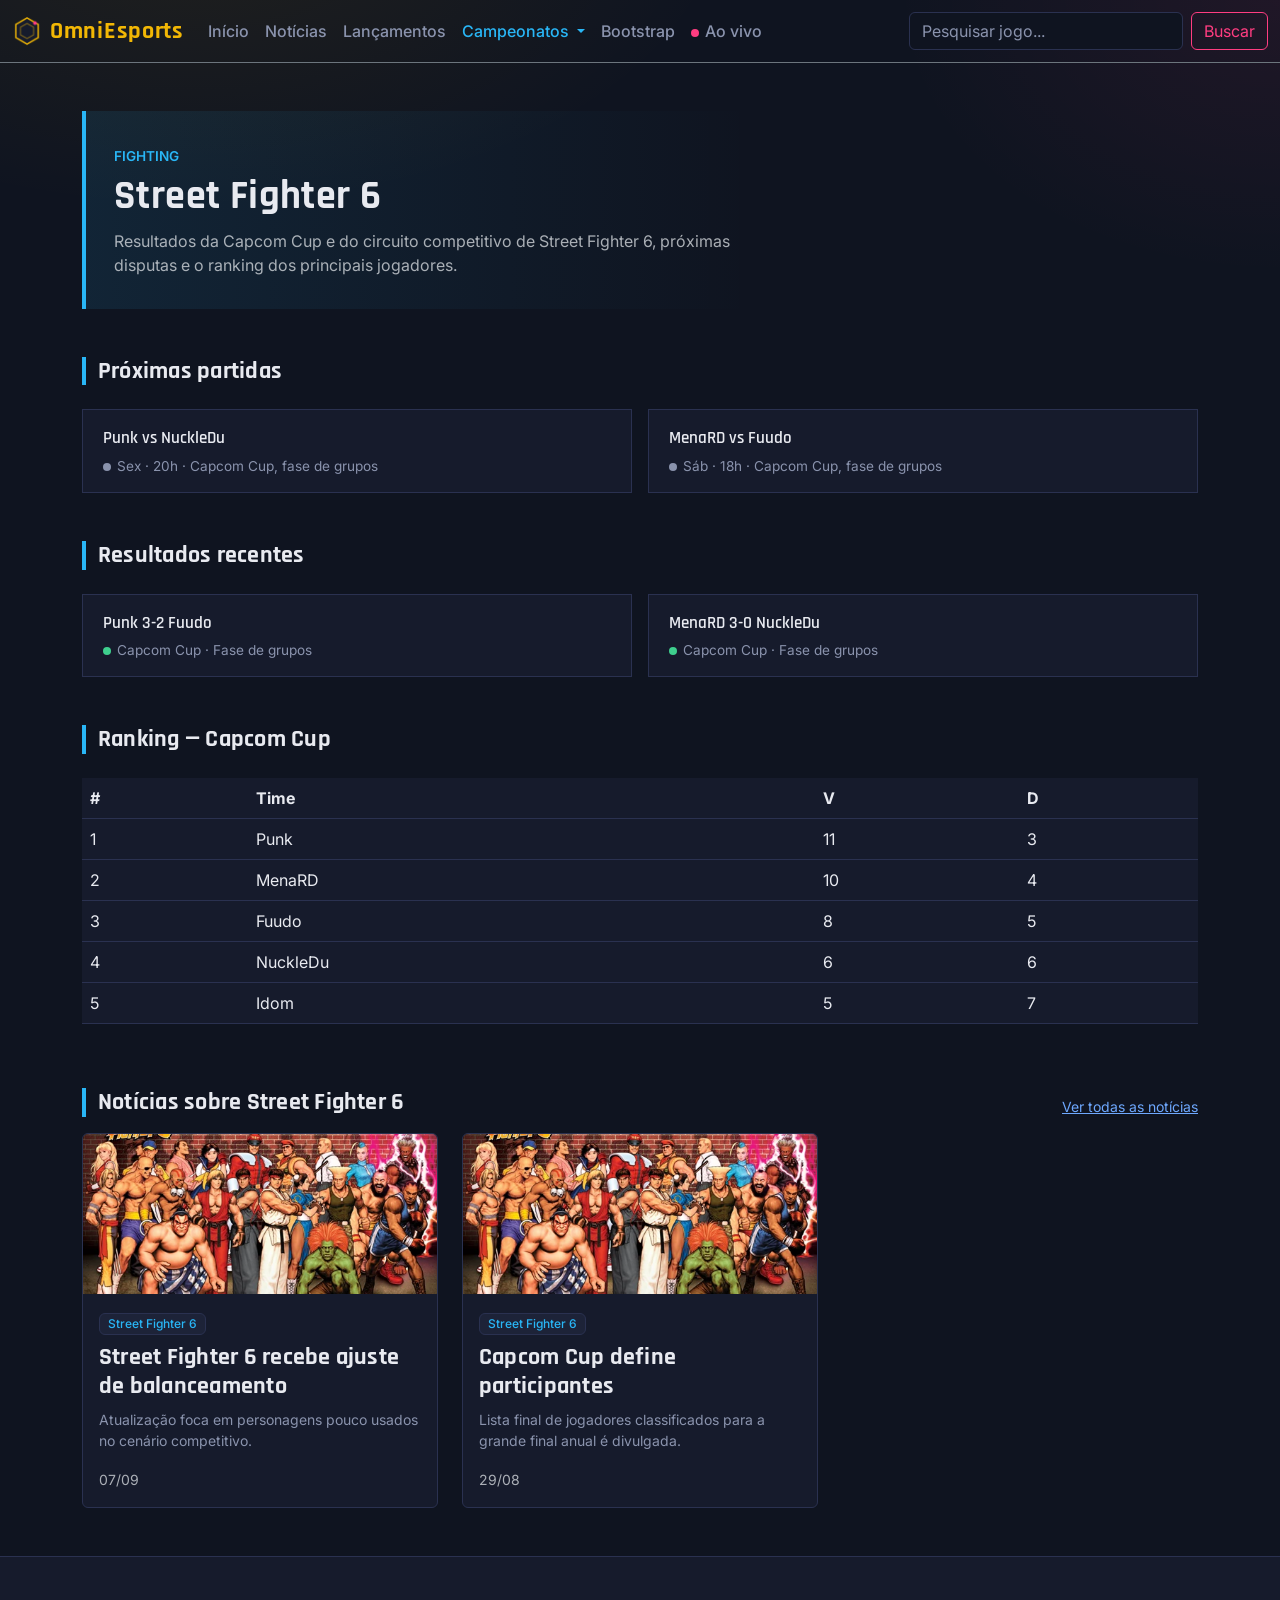
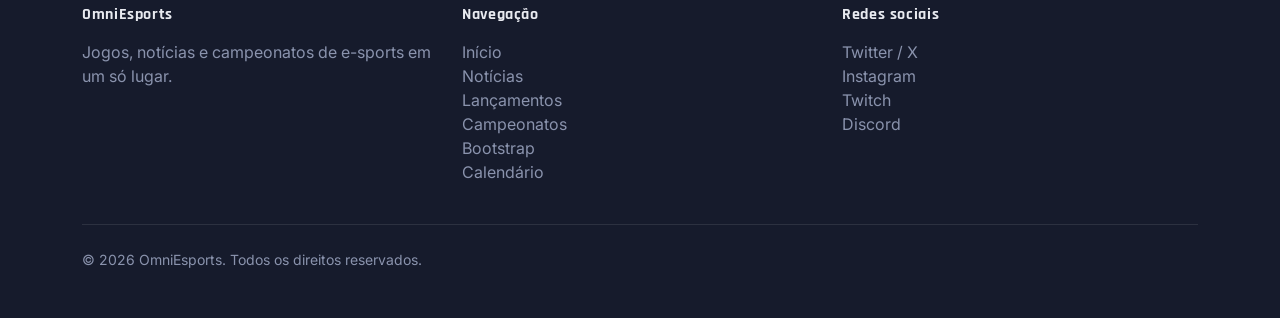
<file: sf6.html>
<!doctype html>
<html lang="pt-BR" data-bs-theme="dark">
  <head>
    <meta charset="utf-8">
    <meta name="viewport" content="width=device-width, initial-scale=1">
    <title>Street Fighter 6 — OmniEsports</title>
    <link href="https://cdn.jsdelivr.net/npm/bootstrap@5.3.8/dist/css/bootstrap.min.css" rel="stylesheet" integrity="sha384-sRIl4kxILFvY47J16cr9ZwB07vP4J8+LH7qKQnuqkuIAvNWLzeN8tE5YBujZqJLB" crossorigin="anonymous">
    <link rel="icon" href="./img/logo (1).png" type="image/svg+xml">
    <link rel="stylesheet" href="./css/style.css">
  </head>
  <body data-game="sf6">

<nav class="navbar navbar-expand-lg navbar-dark border-bottom border-secondary">
  <div class="container-fluid">
    <a class="navbar-brand fw-bold d-flex align-items-center gap-2" href="index.html">
      <img src="./img/logo (1).png" alt="" width="30" height="30">
      OmniEsports
    </a>
    <button class="navbar-toggler" type="button" data-bs-toggle="collapse" data-bs-target="#navbarSupportedContent" aria-controls="navbarSupportedContent" aria-expanded="false" aria-label="Toggle navigation">
      <span class="navbar-toggler-icon"></span>
    </button>
    <div class="collapse navbar-collapse" id="navbarSupportedContent">
      <ul class="navbar-nav me-auto mb-2 mb-lg-0">
        <li class="nav-item">
          <a class="nav-link" href="index.html">Início</a>
        </li>
        <li class="nav-item">
          <a class="nav-link" href="noticias.html">Notícias</a>
        </li>
        <li class="nav-item">
          <a class="nav-link" href="lancamentos.html">Lançamentos</a>
        </li>
        <li class="nav-item dropdown">
          <a class="nav-link dropdown-toggle active" aria-current="page" href="campeonatos.html" role="button" data-bs-toggle="dropdown" aria-expanded="false">
            Campeonatos
          </a>
          <ul class="dropdown-menu dropdown-menu-dark">
            <li><h6 class="dropdown-header">FPS</h6></li>
            <li><a class="dropdown-item" href="valorant.html">Valorant</a></li>
            <li><a class="dropdown-item" href="cs2.html">Counter-Strike 2</a></li>
            <li><h6 class="dropdown-header">MOBA</h6></li>
            <li><a class="dropdown-item" href="lol.html">League of Legends</a></li>
            <li><a class="dropdown-item" href="dota2.html">Dota 2</a></li>
            <li><h6 class="dropdown-header">Battle Royale</h6></li>
            <li><a class="dropdown-item" href="freefire.html">Free Fire</a></li>
            <li><a class="dropdown-item" href="fortnite.html">Fortnite</a></li>
            <li><h6 class="dropdown-header">Fighting</h6></li>
            <li><a class="dropdown-item" href="tekken.html">Tekken 8</a></li>
            <li><a class="dropdown-item active" href="sf6.html">Street Fighter 6</a></li>
            <li><h6 class="dropdown-header">Esportes/Corrida</h6></li>
            <li><a class="dropdown-item" href="rocketleague.html">Rocket League</a></li>
            <li><hr class="dropdown-divider"></li>
            <li><a class="dropdown-item" href="campeonatos.html#calendario">Calendário completo</a></li>
          </ul>
        </li>
        <li class="nav-item">
          <a class="nav-link" href="bootstrap.html">Bootstrap</a>
        </li>
        <li class="nav-item">
          <a class="nav-link" href="campeonatos.html#ao-vivo"><span class="live-dot"></span>Ao vivo</a>
        </li>
      </ul>
      <form class="d-flex" role="search">
        <input class="form-control me-2" type="search" placeholder="Pesquisar jogo..." aria-label="Search"/>
        <button class="btn btn-outline-info" type="submit">Buscar</button>
      </form>
    </div>
  </div>
</nav>

<div class="container my-5">

  <div class="oe-game-hero">
    <span class="oe-game-tag">FIGHTING</span>
    <h1>Street Fighter 6</h1>
    <p class="text-body-secondary mb-0" style="max-width: 640px;">Resultados da Capcom Cup e do circuito competitivo de Street Fighter 6, próximas disputas e o ranking dos principais jogadores.</p>
  </div>

  <section class="mt-5">
    <h4 class="oe-section-title">Próximas partidas</h4>
    <div class="row g-3">
      <div class="col-12 col-md-6">
        <div class="match-card h-100">
          <div class="match-teams">Punk vs NuckleDu</div>
          <div class="match-meta status-agendado mt-1"><span class="status-dot"></span>Sex · 20h · Capcom Cup, fase de grupos</div>
        </div>
      </div>
      <div class="col-12 col-md-6">
        <div class="match-card h-100">
          <div class="match-teams">MenaRD vs Fuudo</div>
          <div class="match-meta status-agendado mt-1"><span class="status-dot"></span>Sáb · 18h · Capcom Cup, fase de grupos</div>
        </div>
      </div>
    </div>
  </section>

  <section class="mt-5">
    <h4 class="oe-section-title">Resultados recentes</h4>
    <div class="row g-3">
      <div class="col-12 col-md-6">
        <div class="match-card h-100">
          <div class="match-teams">Punk 3-2 Fuudo</div>
          <div class="match-meta status-finalizado mt-1"><span class="status-dot"></span>Capcom Cup · Fase de grupos</div>
        </div>
      </div>
      <div class="col-12 col-md-6">
        <div class="match-card h-100">
          <div class="match-teams">MenaRD 3-0 NuckleDu</div>
          <div class="match-meta status-finalizado mt-1"><span class="status-dot"></span>Capcom Cup · Fase de grupos</div>
        </div>
      </div>
    </div>
  </section>

  <section class="mt-5">
    <h4 class="oe-section-title">Ranking — Capcom Cup</h4>
    <div class="table-responsive">
      <table class="table table-oe align-middle">
        <thead>
          <tr><th scope="col">#</th><th scope="col">Time</th><th scope="col">V</th><th scope="col">D</th></tr>
        </thead>
        <tbody>
          <tr><td>1</td><td>Punk</td><td>11</td><td>3</td></tr>
          <tr><td>2</td><td>MenaRD</td><td>10</td><td>4</td></tr>
          <tr><td>3</td><td>Fuudo</td><td>8</td><td>5</td></tr>
          <tr><td>4</td><td>NuckleDu</td><td>6</td><td>6</td></tr>
          <tr><td>5</td><td>Idom</td><td>5</td><td>7</td></tr>
        </tbody>
      </table>
    </div>
  </section>

  <section class="mt-5">
    <div class="d-flex justify-content-between align-items-end flex-wrap gap-2 mb-3">
      <h4 class="oe-section-title mb-0">Notícias sobre Street Fighter 6</h4>
      <a href="noticias.html" class="small">Ver todas as notícias</a>
    </div>
    <div class="row g-4">
    <div class="col-12 col-sm-6 col-lg-4" data-news-game="sf6">
      <div class="card news-card h-100 card-hover" style="--news-accent: #29b6f6;">
        <img src="./img/Street-fighter.png" class="news-thumb" alt="Ilustração de destaque para notícias de Street Fighter 6">
        <div class="card-body">
          <span class="badge badge-jogo mb-2">Street Fighter 6</span>
          <h4 class="card-title ">Street Fighter 6 recebe ajuste de balanceamento</h4>
          <p class="card-text card-text-clamp small">Atualização foca em personagens pouco usados no cenário competitivo.</p>
          <span class="text-body-secondary small">07/09</span>
        </div>
      </div>
    </div>
    <div class="col-12 col-sm-6 col-lg-4" data-news-game="sf6">
      <div class="card news-card h-100 card-hover" style="--news-accent: #29b6f6;">
        <img src="./img/Street-fighter.png" class="news-thumb" alt="Ilustração de destaque para notícias de Street Fighter 6">
        <div class="card-body">
          <span class="badge badge-jogo mb-2">Street Fighter 6</span>
          <h4 class="card-title ">Capcom Cup define participantes</h4>
          <p class="card-text card-text-clamp small">Lista final de jogadores classificados para a grande final anual é divulgada.</p>
          <span class="text-body-secondary small">29/08</span>
        </div>
      </div>
    </div>
    </div>
  </section>

</div>

<footer class="oe-footer py-5 mt-5">
  <div class="container">
    <div class="row gy-4">
      <div class="col-12 col-md-4">
        <h6 class="mb-3">OmniEsports</h6>
        <p class="mb-0">Jogos, notícias e campeonatos de e-sports em um só lugar.</p>
      </div>
      <div class="col-6 col-md-4">
        <h6 class="mb-3">Navegação</h6>
        <ul class="list-unstyled">
          <li><a href="index.html">Início</a></li>
          <li><a href="noticias.html">Notícias</a></li>
          <li><a href="lancamentos.html">Lançamentos</a></li>
          <li><a href="campeonatos.html">Campeonatos</a></li>
          <li><a href="bootstrap.html">Bootstrap</a></li>
          <li><a href="campeonatos.html#calendario">Calendário</a></li>
        </ul>
      </div>
      <div class="col-6 col-md-4">
        <h6 class="mb-3">Redes sociais</h6>
        <ul class="list-unstyled">
          <li><a href="#">Twitter / X</a></li>
          <li><a href="#">Instagram</a></li>
          <li><a href="#">Twitch</a></li>
          <li><a href="#">Discord</a></li>
        </ul>
      </div>
    </div>
    <hr class="border-secondary my-4">
    <p class="mb-0 small">&copy; 2026 OmniEsports. Todos os direitos reservados.</p>
  </div>
</footer>

    <script src="https://cdn.jsdelivr.net/npm/bootstrap@5.3.8/dist/js/bootstrap.bundle.min.js" integrity="sha384-FKyoEForCGlyvwx9Hj09JcYn3nv7wiPVlz7YYwJrWVcXK/BmnVDxM+D2scQbITxI" crossorigin="anonymous"></script>

  </body>
</html>
</file>
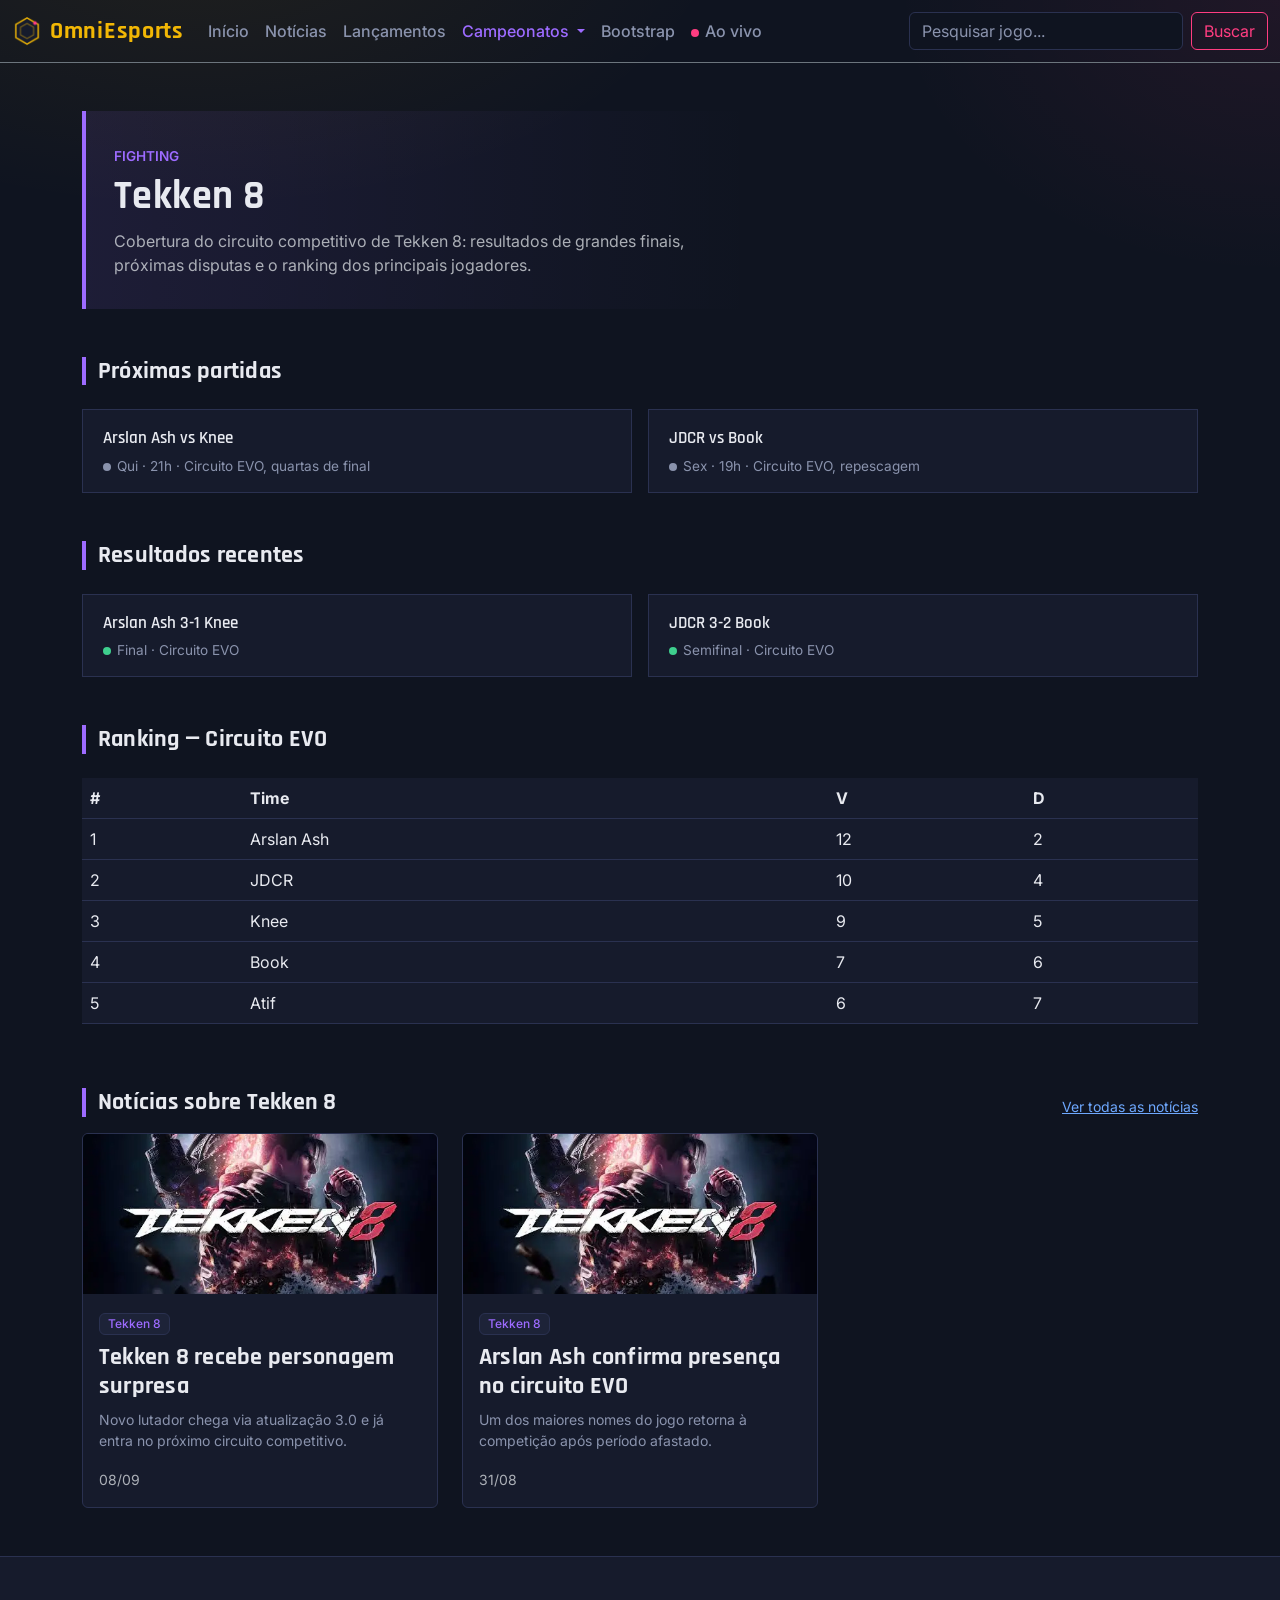
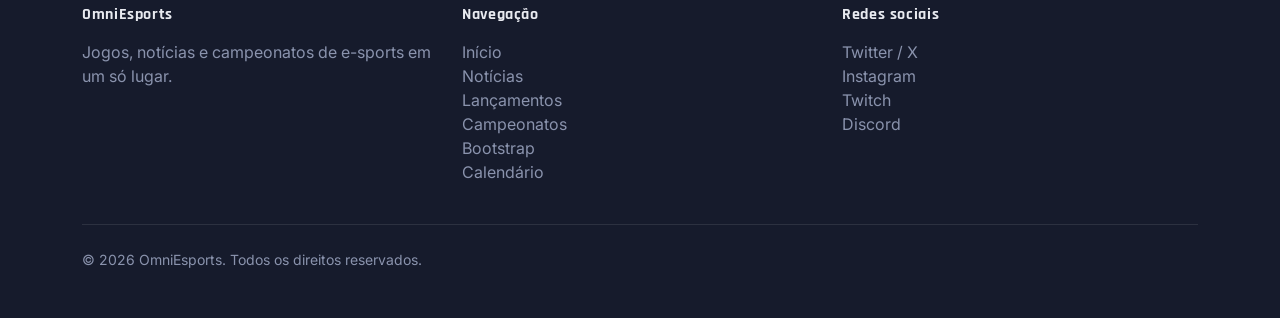
<file: tekken.html>
<!doctype html>
<html lang="pt-BR" data-bs-theme="dark">
  <head>
    <meta charset="utf-8">
    <meta name="viewport" content="width=device-width, initial-scale=1">
    <title>Tekken 8 — OmniEsports</title>
    <link href="https://cdn.jsdelivr.net/npm/bootstrap@5.3.8/dist/css/bootstrap.min.css" rel="stylesheet" integrity="sha384-sRIl4kxILFvY47J16cr9ZwB07vP4J8+LH7qKQnuqkuIAvNWLzeN8tE5YBujZqJLB" crossorigin="anonymous">
    <link rel="icon" href="./img/logo (1).png" type="image/svg+xml">
    <link rel="stylesheet" href="./css/style.css">
  </head>
  <body data-game="tekken">

<nav class="navbar navbar-expand-lg navbar-dark border-bottom border-secondary">
  <div class="container-fluid">
    <a class="navbar-brand fw-bold d-flex align-items-center gap-2" href="index.html">
      <img src="./img/logo (1).png" alt="" width="30" height="30">
      OmniEsports
    </a>
    <button class="navbar-toggler" type="button" data-bs-toggle="collapse" data-bs-target="#navbarSupportedContent" aria-controls="navbarSupportedContent" aria-expanded="false" aria-label="Toggle navigation">
      <span class="navbar-toggler-icon"></span>
    </button>
    <div class="collapse navbar-collapse" id="navbarSupportedContent">
      <ul class="navbar-nav me-auto mb-2 mb-lg-0">
        <li class="nav-item">
          <a class="nav-link" href="index.html">Início</a>
        </li>
        <li class="nav-item">
          <a class="nav-link" href="noticias.html">Notícias</a>
        </li>
        <li class="nav-item">
          <a class="nav-link" href="lancamentos.html">Lançamentos</a>
        </li>
        <li class="nav-item dropdown">
          <a class="nav-link dropdown-toggle active" aria-current="page" href="campeonatos.html" role="button" data-bs-toggle="dropdown" aria-expanded="false">
            Campeonatos
          </a>
          <ul class="dropdown-menu dropdown-menu-dark">
            <li><h6 class="dropdown-header">FPS</h6></li>
            <li><a class="dropdown-item" href="valorant.html">Valorant</a></li>
            <li><a class="dropdown-item" href="cs2.html">Counter-Strike 2</a></li>
            <li><h6 class="dropdown-header">MOBA</h6></li>
            <li><a class="dropdown-item" href="lol.html">League of Legends</a></li>
            <li><a class="dropdown-item" href="dota2.html">Dota 2</a></li>
            <li><h6 class="dropdown-header">Battle Royale</h6></li>
            <li><a class="dropdown-item" href="freefire.html">Free Fire</a></li>
            <li><a class="dropdown-item" href="fortnite.html">Fortnite</a></li>
            <li><h6 class="dropdown-header">Fighting</h6></li>
            <li><a class="dropdown-item active" href="tekken.html">Tekken 8</a></li>
            <li><a class="dropdown-item" href="sf6.html">Street Fighter 6</a></li>
            <li><h6 class="dropdown-header">Esportes/Corrida</h6></li>
            <li><a class="dropdown-item" href="rocketleague.html">Rocket League</a></li>
            <li><hr class="dropdown-divider"></li>
            <li><a class="dropdown-item" href="campeonatos.html#calendario">Calendário completo</a></li>
          </ul>
        </li>
        <li class="nav-item">
          <a class="nav-link" href="bootstrap.html">Bootstrap</a>
        </li>
        <li class="nav-item">
          <a class="nav-link" href="campeonatos.html#ao-vivo"><span class="live-dot"></span>Ao vivo</a>
        </li>
      </ul>
      <form class="d-flex" role="search">
        <input class="form-control me-2" type="search" placeholder="Pesquisar jogo..." aria-label="Search"/>
        <button class="btn btn-outline-info" type="submit">Buscar</button>
      </form>
    </div>
  </div>
</nav>

<div class="container my-5">

  <div class="oe-game-hero">
    <span class="oe-game-tag">FIGHTING</span>
    <h1>Tekken 8</h1>
    <p class="text-body-secondary mb-0" style="max-width: 640px;">Cobertura do circuito competitivo de Tekken 8: resultados de grandes finais, próximas disputas e o ranking dos principais jogadores.</p>
  </div>

  <section class="mt-5">
    <h4 class="oe-section-title">Próximas partidas</h4>
    <div class="row g-3">
      <div class="col-12 col-md-6">
        <div class="match-card h-100">
          <div class="match-teams">Arslan Ash vs Knee</div>
          <div class="match-meta status-agendado mt-1"><span class="status-dot"></span>Qui · 21h · Circuito EVO, quartas de final</div>
        </div>
      </div>
      <div class="col-12 col-md-6">
        <div class="match-card h-100">
          <div class="match-teams">JDCR vs Book</div>
          <div class="match-meta status-agendado mt-1"><span class="status-dot"></span>Sex · 19h · Circuito EVO, repescagem</div>
        </div>
      </div>
    </div>
  </section>

  <section class="mt-5">
    <h4 class="oe-section-title">Resultados recentes</h4>
    <div class="row g-3">
      <div class="col-12 col-md-6">
        <div class="match-card h-100">
          <div class="match-teams">Arslan Ash 3-1 Knee</div>
          <div class="match-meta status-finalizado mt-1"><span class="status-dot"></span>Final · Circuito EVO</div>
        </div>
      </div>
      <div class="col-12 col-md-6">
        <div class="match-card h-100">
          <div class="match-teams">JDCR 3-2 Book</div>
          <div class="match-meta status-finalizado mt-1"><span class="status-dot"></span>Semifinal · Circuito EVO</div>
        </div>
      </div>
    </div>
  </section>

  <section class="mt-5">
    <h4 class="oe-section-title">Ranking — Circuito EVO</h4>
    <div class="table-responsive">
      <table class="table table-oe align-middle">
        <thead>
          <tr><th scope="col">#</th><th scope="col">Time</th><th scope="col">V</th><th scope="col">D</th></tr>
        </thead>
        <tbody>
          <tr><td>1</td><td>Arslan Ash</td><td>12</td><td>2</td></tr>
          <tr><td>2</td><td>JDCR</td><td>10</td><td>4</td></tr>
          <tr><td>3</td><td>Knee</td><td>9</td><td>5</td></tr>
          <tr><td>4</td><td>Book</td><td>7</td><td>6</td></tr>
          <tr><td>5</td><td>Atif</td><td>6</td><td>7</td></tr>
        </tbody>
      </table>
    </div>
  </section>

  <section class="mt-5">
    <div class="d-flex justify-content-between align-items-end flex-wrap gap-2 mb-3">
      <h4 class="oe-section-title mb-0">Notícias sobre Tekken 8</h4>
      <a href="noticias.html" class="small">Ver todas as notícias</a>
    </div>
    <div class="row g-4">
    <div class="col-12 col-sm-6 col-lg-4" data-news-game="tekken">
      <div class="card news-card h-100 card-hover" style="--news-accent: #9d6bff;">
        <img src="./img/tekken 8.png" class="news-thumb" alt="Ilustração de destaque para notícias de Tekken 8">
        <div class="card-body">
          <span class="badge badge-jogo mb-2">Tekken 8</span>
          <h4 class="card-title ">Tekken 8 recebe personagem surpresa</h4>
          <p class="card-text card-text-clamp small">Novo lutador chega via atualização 3.0 e já entra no próximo circuito competitivo.</p>
          <span class="text-body-secondary small">08/09</span>
        </div>
      </div>
    </div>
    <div class="col-12 col-sm-6 col-lg-4" data-news-game="tekken">
      <div class="card news-card h-100 card-hover" style="--news-accent: #9d6bff;">
        <img src="./img/tekken 8.png" class="news-thumb" alt="Ilustração de destaque para notícias de Tekken 8">
        <div class="card-body">
          <span class="badge badge-jogo mb-2">Tekken 8</span>
          <h4 class="card-title ">Arslan Ash confirma presença no circuito EVO</h4>
          <p class="card-text card-text-clamp small">Um dos maiores nomes do jogo retorna à competição após período afastado.</p>
          <span class="text-body-secondary small">31/08</span>
        </div>
      </div>
    </div>
    </div>
  </section>

</div>

<footer class="oe-footer py-5 mt-5">
  <div class="container">
    <div class="row gy-4">
      <div class="col-12 col-md-4">
        <h6 class="mb-3">OmniEsports</h6>
        <p class="mb-0">Jogos, notícias e campeonatos de e-sports em um só lugar.</p>
      </div>
      <div class="col-6 col-md-4">
        <h6 class="mb-3">Navegação</h6>
        <ul class="list-unstyled">
          <li><a href="index.html">Início</a></li>
          <li><a href="noticias.html">Notícias</a></li>
          <li><a href="lancamentos.html">Lançamentos</a></li>
          <li><a href="campeonatos.html">Campeonatos</a></li>
          <li><a href="bootstrap.html">Bootstrap</a></li>
          <li><a href="campeonatos.html#calendario">Calendário</a></li>
        </ul>
      </div>
      <div class="col-6 col-md-4">
        <h6 class="mb-3">Redes sociais</h6>
        <ul class="list-unstyled">
          <li><a href="#">Twitter / X</a></li>
          <li><a href="#">Instagram</a></li>
          <li><a href="#">Twitch</a></li>
          <li><a href="#">Discord</a></li>
        </ul>
      </div>
    </div>
    <hr class="border-secondary my-4">
    <p class="mb-0 small">&copy; 2026 OmniEsports. Todos os direitos reservados.</p>
  </div>
</footer>

    <script src="https://cdn.jsdelivr.net/npm/bootstrap@5.3.8/dist/js/bootstrap.bundle.min.js" integrity="sha384-FKyoEForCGlyvwx9Hj09JcYn3nv7wiPVlz7YYwJrWVcXK/BmnVDxM+D2scQbITxI" crossorigin="anonymous"></script>

  </body>
</html>
</file>
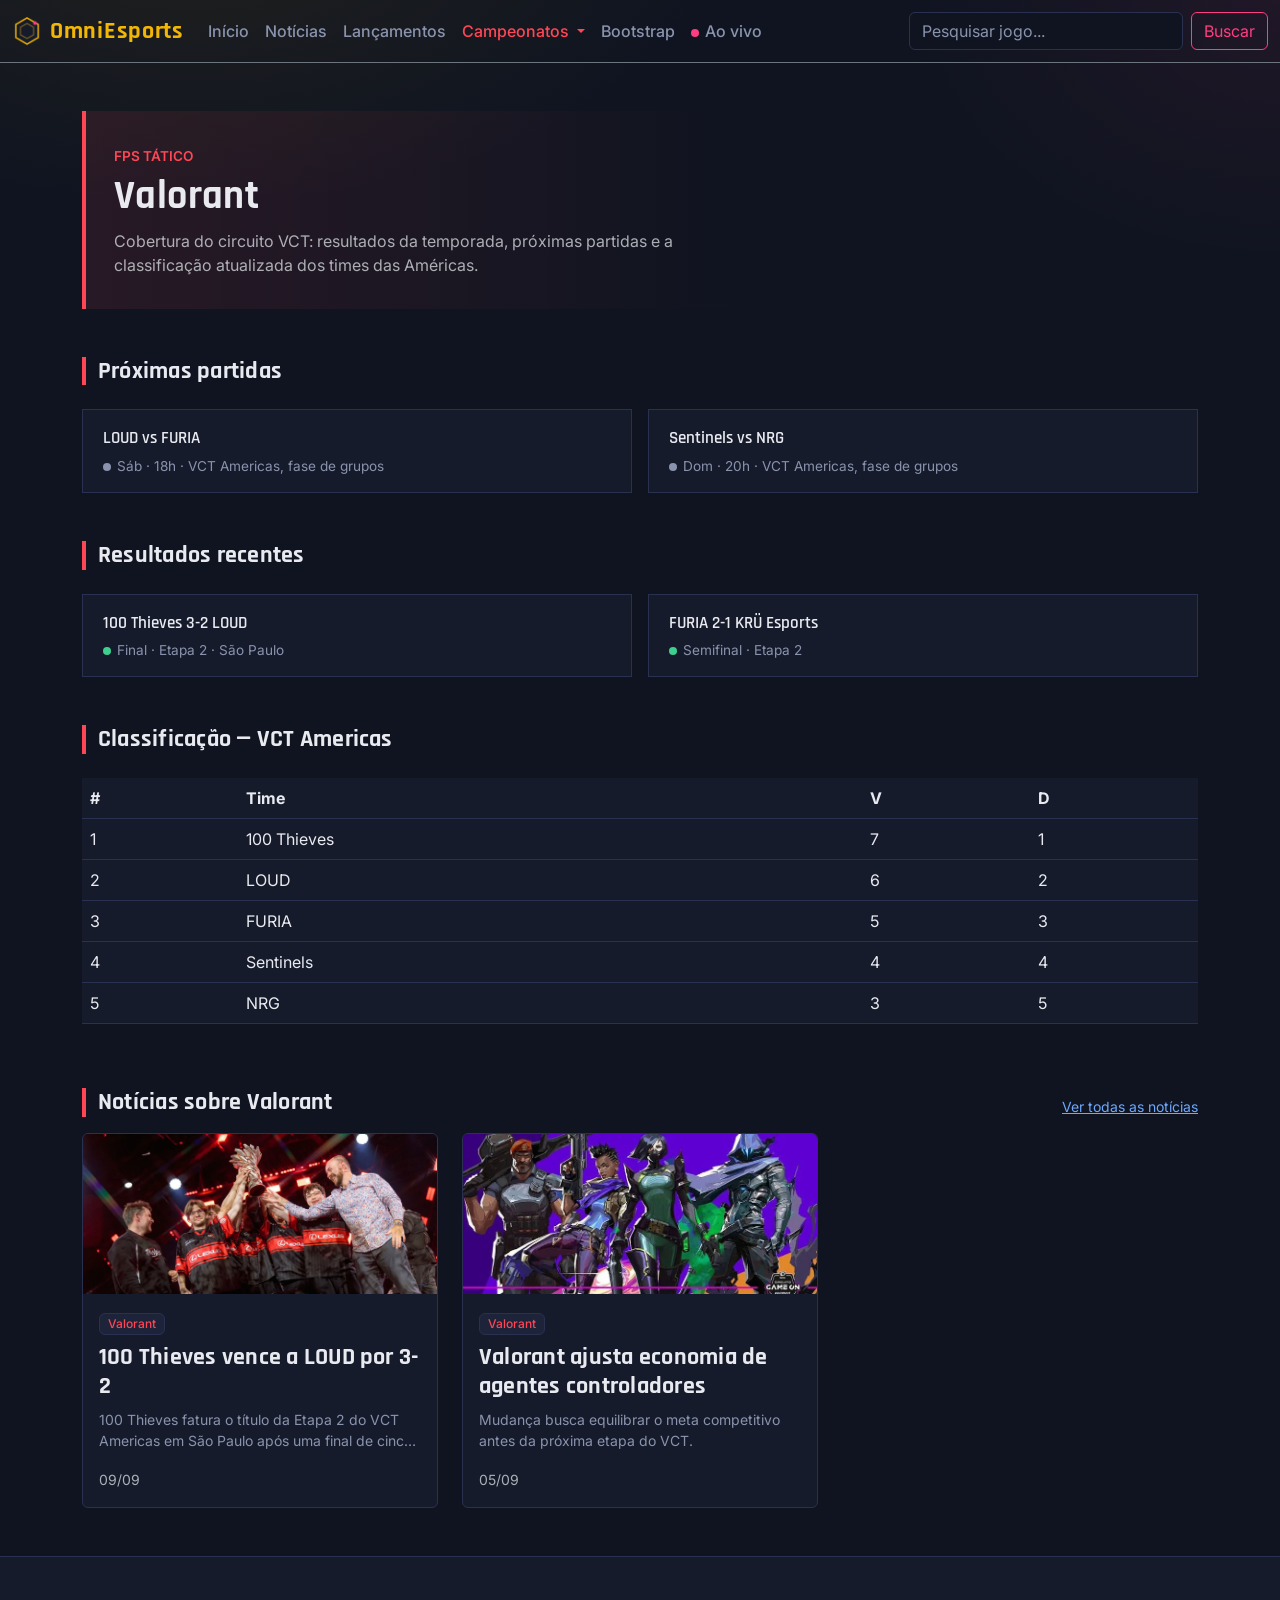
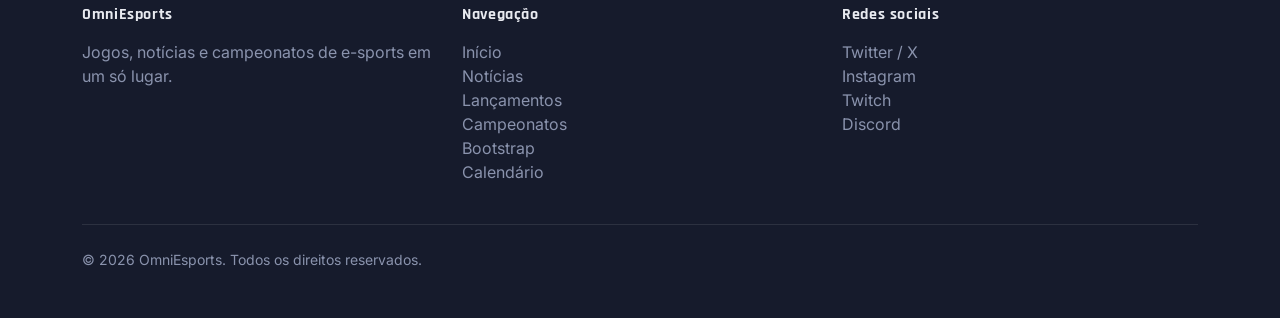
<file: valorant.html>
<!doctype html>
<html lang="pt-BR" data-bs-theme="dark">
  <head>
    <meta charset="utf-8">
    <meta name="viewport" content="width=device-width, initial-scale=1">
    <title>Valorant — OmniEsports</title>
    <link href="https://cdn.jsdelivr.net/npm/bootstrap@5.3.8/dist/css/bootstrap.min.css" rel="stylesheet" integrity="sha384-sRIl4kxILFvY47J16cr9ZwB07vP4J8+LH7qKQnuqkuIAvNWLzeN8tE5YBujZqJLB" crossorigin="anonymous">
    <link rel="icon" href="./img/logo (1).png" type="image/svg+xml">
    <link rel="stylesheet" href="./css/style.css">
  </head>
  <body data-game="valorant">

<nav class="navbar navbar-expand-lg navbar-dark border-bottom border-secondary">
  <div class="container-fluid">
    <a class="navbar-brand fw-bold d-flex align-items-center gap-2" href="index.html">
      <img src="./img/logo (1).png" alt="" width="30" height="30">
      OmniEsports
    </a>
    <button class="navbar-toggler" type="button" data-bs-toggle="collapse" data-bs-target="#navbarSupportedContent" aria-controls="navbarSupportedContent" aria-expanded="false" aria-label="Toggle navigation">
      <span class="navbar-toggler-icon"></span>
    </button>
    <div class="collapse navbar-collapse" id="navbarSupportedContent">
      <ul class="navbar-nav me-auto mb-2 mb-lg-0">
        <li class="nav-item">
          <a class="nav-link" href="index.html">Início</a>
        </li>
        <li class="nav-item">
          <a class="nav-link" href="noticias.html">Notícias</a>
        </li>
        <li class="nav-item">
          <a class="nav-link" href="lancamentos.html">Lançamentos</a>
        </li>
        <li class="nav-item dropdown">
          <a class="nav-link dropdown-toggle active" aria-current="page" href="campeonatos.html" role="button" data-bs-toggle="dropdown" aria-expanded="false">
            Campeonatos
          </a>
          <ul class="dropdown-menu dropdown-menu-dark">
            <li><h6 class="dropdown-header">FPS</h6></li>
            <li><a class="dropdown-item active" href="valorant.html">Valorant</a></li>
            <li><a class="dropdown-item" href="cs2.html">Counter-Strike 2</a></li>
            <li><h6 class="dropdown-header">MOBA</h6></li>
            <li><a class="dropdown-item" href="lol.html">League of Legends</a></li>
            <li><a class="dropdown-item" href="dota2.html">Dota 2</a></li>
            <li><h6 class="dropdown-header">Battle Royale</h6></li>
            <li><a class="dropdown-item" href="freefire.html">Free Fire</a></li>
            <li><a class="dropdown-item" href="fortnite.html">Fortnite</a></li>
            <li><h6 class="dropdown-header">Fighting</h6></li>
            <li><a class="dropdown-item" href="tekken.html">Tekken 8</a></li>
            <li><a class="dropdown-item" href="sf6.html">Street Fighter 6</a></li>
            <li><h6 class="dropdown-header">Esportes/Corrida</h6></li>
            <li><a class="dropdown-item" href="rocketleague.html">Rocket League</a></li>
            <li><hr class="dropdown-divider"></li>
            <li><a class="dropdown-item" href="campeonatos.html#calendario">Calendário completo</a></li>
          </ul>
        </li>
        <li class="nav-item">
          <a class="nav-link" href="bootstrap.html">Bootstrap</a>
        </li>
        <li class="nav-item">
          <a class="nav-link" href="campeonatos.html#ao-vivo"><span class="live-dot"></span>Ao vivo</a>
        </li>
      </ul>
      <form class="d-flex" role="search">
        <input class="form-control me-2" type="search" placeholder="Pesquisar jogo..." aria-label="Search"/>
        <button class="btn btn-outline-info" type="submit">Buscar</button>
      </form>
    </div>
  </div>
</nav>

<div class="container my-5">

  <div class="oe-game-hero">
    <span class="oe-game-tag">FPS TÁTICO</span>
    <h1>Valorant</h1>
    <p class="text-body-secondary mb-0" style="max-width: 640px;">Cobertura do circuito VCT: resultados da temporada, próximas partidas e a classificação atualizada dos times das Américas.</p>
  </div>

  <section class="mt-5">
    <h4 class="oe-section-title">Próximas partidas</h4>
    <div class="row g-3">
      <div class="col-12 col-md-6">
        <div class="match-card h-100">
          <div class="match-teams">LOUD vs FURIA</div>
          <div class="match-meta status-agendado mt-1"><span class="status-dot"></span>Sáb · 18h · VCT Americas, fase de grupos</div>
        </div>
      </div>
      <div class="col-12 col-md-6">
        <div class="match-card h-100">
          <div class="match-teams">Sentinels vs NRG</div>
          <div class="match-meta status-agendado mt-1"><span class="status-dot"></span>Dom · 20h · VCT Americas, fase de grupos</div>
        </div>
      </div>
    </div>
  </section>

  <section class="mt-5">
    <h4 class="oe-section-title">Resultados recentes</h4>
    <div class="row g-3">
      <div class="col-12 col-md-6">
        <div class="match-card h-100">
          <div class="match-teams">100 Thieves 3-2 LOUD</div>
          <div class="match-meta status-finalizado mt-1"><span class="status-dot"></span>Final · Etapa 2 · São Paulo</div>
        </div>
      </div>
      <div class="col-12 col-md-6">
        <div class="match-card h-100">
          <div class="match-teams">FURIA 2-1 KRÜ Esports</div>
          <div class="match-meta status-finalizado mt-1"><span class="status-dot"></span>Semifinal · Etapa 2</div>
        </div>
      </div>
    </div>
  </section>

  <section class="mt-5">
    <h4 class="oe-section-title">Classificação — VCT Americas</h4>
    <div class="table-responsive">
      <table class="table table-oe align-middle">
        <thead>
          <tr><th scope="col">#</th><th scope="col">Time</th><th scope="col">V</th><th scope="col">D</th></tr>
        </thead>
        <tbody>
          <tr><td>1</td><td>100 Thieves</td><td>7</td><td>1</td></tr>
          <tr><td>2</td><td>LOUD</td><td>6</td><td>2</td></tr>
          <tr><td>3</td><td>FURIA</td><td>5</td><td>3</td></tr>
          <tr><td>4</td><td>Sentinels</td><td>4</td><td>4</td></tr>
          <tr><td>5</td><td>NRG</td><td>3</td><td>5</td></tr>
        </tbody>
      </table>
    </div>
  </section>

  <section class="mt-5">
    <div class="d-flex justify-content-between align-items-end flex-wrap gap-2 mb-3">
      <h4 class="oe-section-title mb-0">Notícias sobre Valorant</h4>
      <a href="noticias.html" class="small">Ver todas as notícias</a>
    </div>
    <div class="row g-4">
    <div class="col-12 col-sm-6 col-lg-4" data-news-game="valorant">
      <div class="card news-card h-100 card-hover" style="--news-accent: #ff4655;">
        <img src="./img/100t.png" class="news-thumb" alt="Ilustração de destaque para notícias de Valorant">
        <div class="card-body">
          <span class="badge badge-jogo mb-2">Valorant</span>
          <h4 class="card-title ">100 Thieves vence a LOUD por 3-2</h4>
          <p class="card-text card-text-clamp small">100 Thieves fatura o título da Etapa 2 do VCT Americas em São Paulo após uma final de cinco mapas.</p>
          <span class="text-body-secondary small">09/09</span>
        </div>
      </div>
    </div>
    <div class="col-12 col-sm-6 col-lg-4" data-news-game="valorant">
      <div class="card news-card h-100 card-hover" style="--news-accent: #ff4655;">
        <img src="./img/valorant.png" class="news-thumb" alt="Ilustração de destaque para notícias de Valorant">
        <div class="card-body">
          <span class="badge badge-jogo mb-2">Valorant</span>
          <h4 class="card-title ">Valorant ajusta economia de agentes controladores</h4>
          <p class="card-text card-text-clamp small">Mudança busca equilibrar o meta competitivo antes da próxima etapa do VCT.</p>
          <span class="text-body-secondary small">05/09</span>
        </div>
      </div>
    </div>
    </div>
  </section>

</div>

<footer class="oe-footer py-5 mt-5">
  <div class="container">
    <div class="row gy-4">
      <div class="col-12 col-md-4">
        <h6 class="mb-3">OmniEsports</h6>
        <p class="mb-0">Jogos, notícias e campeonatos de e-sports em um só lugar.</p>
      </div>
      <div class="col-6 col-md-4">
        <h6 class="mb-3">Navegação</h6>
        <ul class="list-unstyled">
          <li><a href="index.html">Início</a></li>
          <li><a href="noticias.html">Notícias</a></li>
          <li><a href="lancamentos.html">Lançamentos</a></li>
          <li><a href="campeonatos.html">Campeonatos</a></li>
          <li><a href="bootstrap.html">Bootstrap</a></li>
          <li><a href="campeonatos.html#calendario">Calendário</a></li>
        </ul>
      </div>
      <div class="col-6 col-md-4">
        <h6 class="mb-3">Redes sociais</h6>
        <ul class="list-unstyled">
          <li><a href="#">Twitter / X</a></li>
          <li><a href="#">Instagram</a></li>
          <li><a href="#">Twitch</a></li>
          <li><a href="#">Discord</a></li>
        </ul>
      </div>
    </div>
    <hr class="border-secondary my-4">
    <p class="mb-0 small">&copy; 2026 OmniEsports. Todos os direitos reservados.</p>
  </div>
</footer>

    <script src="https://cdn.jsdelivr.net/npm/bootstrap@5.3.8/dist/js/bootstrap.bundle.min.js" integrity="sha384-FKyoEForCGlyvwx9Hj09JcYn3nv7wiPVlz7YYwJrWVcXK/BmnVDxM+D2scQbITxI" crossorigin="anonymous"></script>

  </body>
</html>
</file>
<file: css/style.css>
/* ==========================================================
   OmniEsports — tema visual
   Paleta: arena escura + dourado (troféu/prêmio) + magenta (ao vivo)
   ========================================================== */

@import url('https://fonts.googleapis.com/css2?family=Rajdhani:wght@500;600;700&family=Inter:wght@400;500;600&display=swap');

:root,
[data-bs-theme="dark"] {
  --oe-bg: #0f1420;
  --oe-bg-panel: #161b2c;
  --oe-bg-panel-alt: #1d2338;
  --oe-border: #2a3150;
  --oe-text: #e8eaf0;
  --oe-text-muted: #8a93ad;
  --oe-gold: #f2b705;
  --oe-gold-dim: #b98c06;
  --oe-magenta: #ff3d81;

  /* Sobrescreve variáveis do Bootstrap para casar com a paleta */
  --bs-body-bg: var(--oe-bg);
  --bs-body-color: var(--oe-text);
  --bs-border-color: var(--oe-border);
  --bs-primary: var(--oe-gold);
  --bs-primary-rgb: 242, 183, 5;
  --bs-info: var(--oe-magenta);
  --bs-info-rgb: 255, 61, 129;
}

body {
  font-family: 'Inter', system-ui, sans-serif;
  background-color: var(--oe-bg);
  background-image:
    radial-gradient(ellipse 900px 500px at 15% -10%, rgba(242, 183, 5, 0.08), transparent 60%),
    radial-gradient(ellipse 700px 500px at 100% 0%, rgba(255, 61, 129, 0.07), transparent 55%);
  background-attachment: fixed;
}

h1, h2, h3, h4, h5, h6,
.navbar-brand,
.card-title {
  font-family: 'Rajdhani', 'Inter', sans-serif;
  font-weight: 700;
  letter-spacing: 0.01em;
}

/* ---------- Navbar ---------- */
.navbar.bg-dark {
  background-color: var(--oe-bg-panel) !important;
  border-bottom: 1px solid var(--oe-border) !important;
}

.navbar-brand {
  font-size: 1.5rem;
  color: var(--oe-gold) !important;
  letter-spacing: 0.03em;
}

.navbar-nav .nav-link {
  color: var(--oe-text-muted);
  font-weight: 500;
  position: relative;
  transition: color 0.2s ease;
}

.navbar-nav .nav-link:hover,
.navbar-nav .nav-link:focus {
  color: var(--oe-text);
}

.navbar-nav .nav-link.active {
  color: var(--oe-gold) !important;
}

.dropdown-menu-dark {
  --bs-dropdown-bg: var(--oe-bg-panel-alt);
  --bs-dropdown-border-color: var(--oe-border);
  --bs-dropdown-link-hover-bg: rgba(242, 183, 5, 0.12);
  --bs-dropdown-link-hover-color: var(--oe-gold);
  --bs-dropdown-link-color: var(--oe-text-muted);
}

/* Badge "AO VIVO" na navbar */
.nav-link .live-dot {
  display: inline-block;
  width: 8px;
  height: 8px;
  border-radius: 50%;
  background: var(--oe-magenta);
  margin-right: 6px;
  box-shadow: 0 0 0 0 rgba(255, 61, 129, 0.6);
  animation: live-pulse 1.8s infinite;
}

@keyframes live-pulse {
  0%   { box-shadow: 0 0 0 0 rgba(255, 61, 129, 0.55); }
  70%  { box-shadow: 0 0 0 7px rgba(255, 61, 129, 0); }
  100% { box-shadow: 0 0 0 0 rgba(255, 61, 129, 0); }
}

@media (prefers-reduced-motion: reduce) {
  .nav-link .live-dot { animation: none; }
}

.navbar .form-control {
  background-color: var(--oe-bg);
  border-color: var(--oe-border);
  color: var(--oe-text);
}

.navbar .form-control::placeholder {
  color: var(--oe-text-muted);
}

.navbar .btn-outline-info {
  --bs-btn-color: var(--oe-magenta);
  --bs-btn-border-color: var(--oe-magenta);
  --bs-btn-hover-bg: var(--oe-magenta);
  --bs-btn-hover-border-color: var(--oe-magenta);
}

/* ---------- Botões ---------- */
.btn-primary {
  --bs-btn-bg: var(--oe-gold);
  --bs-btn-border-color: var(--oe-gold);
  --bs-btn-hover-bg: var(--oe-gold-dim);
  --bs-btn-hover-border-color: var(--oe-gold-dim);
  --bs-btn-color: #14100a;
  --bs-btn-hover-color: #14100a;
  font-weight: 600;
}

/* ---------- Cards ---------- */
.card {
  background-color: var(--oe-bg-panel);
  border: 1px solid var(--oe-border);
}

.card-img-top {
  height: 190px;
  object-fit: cover;
}

.card-text {
  color: var(--oe-text-muted);
}

.card-hover {
  transition: transform 0.3s ease, box-shadow 0.3s ease, border-color 0.3s ease;
}

.card-hover:hover {
  transform: translateY(-8px) scale(1.02);
  box-shadow: 0 10px 24px rgba(0, 0, 0, 0.45);
  border-color: var(--oe-gold-dim);
  cursor: pointer;
}

/* ---------- Seções internas (lançamentos / campeonatos) ---------- */
.oe-section-title {
  border-left: 4px solid var(--oe-gold);
  padding-left: 0.75rem;
  margin-bottom: 1.5rem;
}

.oe-eyebrow {
  color: var(--oe-magenta);
  font-weight: 600;
  font-size: 0.85rem;
}

.table-oe {
  --bs-table-bg: var(--oe-bg-panel);
  --bs-table-color: var(--oe-text);
  --bs-table-border-color: var(--oe-border);
}

.badge-jogo {
  background-color: var(--oe-bg-panel-alt);
  color: var(--oe-gold);
  border: 1px solid var(--oe-border);
  font-weight: 500;
}

/* ---------- Footer ---------- */
.oe-footer {
  background-color: var(--oe-bg-panel);
  border-top: 1px solid var(--oe-border);
  color: var(--oe-text-muted);
  margin-top: 4rem;
}

.oe-footer a {
  color: var(--oe-text-muted);
  text-decoration: none;
}

.oe-footer a:hover {
  color: var(--oe-gold);
}

.oe-footer h6 {
  color: var(--oe-text);
  font-family: 'Rajdhani', sans-serif;
  letter-spacing: 0.04em;
}

/* Foco visível para acessibilidade via teclado */
a:focus-visible,
button:focus-visible,
.nav-link:focus-visible {
  outline: 2px solid var(--oe-gold);
  outline-offset: 2px;
}

/* ==========================================================
   Temas por jogo
   Cada página de jogo define data-game no <body> e ganha
   uma cor de destaque própria, sem perder a identidade
   geral do site (fundo, tipografia, header).
   ========================================================== */

[data-game] {
  --oe-accent: var(--oe-gold);
  --oe-accent-dim: var(--oe-gold-dim);
  --oe-accent-rgb: 242, 183, 5;
}

[data-game="valorant"] {
  --oe-accent: #ff4655;
  --oe-accent-dim: #c7313e;
  --oe-accent-rgb: 255, 70, 85;
}

[data-game="lol"] {
  --oe-accent: #0ac8b9;
  --oe-accent-dim: #0a9c90;
  --oe-accent-rgb: 10, 200, 185;
}

[data-game="freefire"] {
  --oe-accent: #ff7a1a;
  --oe-accent-dim: #cc5f10;
  --oe-accent-rgb: 255, 122, 26;
}

[data-game="tekken"] {
  --oe-accent: #9d6bff;
  --oe-accent-dim: #7548d6;
  --oe-accent-rgb: 157, 107, 255;
}

[data-game="cs2"] {
  --oe-accent: #f2a93c;
  --oe-accent-dim: #c9840f;
  --oe-accent-rgb: 242, 169, 60;
}

[data-game="dota2"] {
  --oe-accent: #d64545;
  --oe-accent-dim: #a83232;
  --oe-accent-rgb: 214, 69, 69;
}

[data-game="fortnite"] {
  --oe-accent: #6c5ce7;
  --oe-accent-dim: #4d3fb0;
  --oe-accent-rgb: 108, 92, 231;
}

[data-game="sf6"] {
  --oe-accent: #29b6f6;
  --oe-accent-dim: #1c8ac4;
  --oe-accent-rgb: 41, 182, 246;
}

[data-game="rocketleague"] {
  --oe-accent: #2ecc71;
  --oe-accent-dim: #24a35a;
  --oe-accent-rgb: 46, 204, 113;
}

[data-game] .oe-section-title,
[data-game] .oe-game-hero {
  border-color: var(--oe-accent);
}

[data-game] .btn-primary {
  --bs-btn-bg: var(--oe-accent);
  --bs-btn-border-color: var(--oe-accent);
  --bs-btn-hover-bg: var(--oe-accent-dim);
  --bs-btn-hover-border-color: var(--oe-accent-dim);
  --bs-btn-color: #0b0d14;
  --bs-btn-hover-color: #0b0d14;
}

[data-game] .navbar-nav .nav-link.active,
[data-game] .oe-eyebrow-game {
  color: var(--oe-accent) !important;
}

[data-game] a:focus-visible,
[data-game] button:focus-visible {
  outline-color: var(--oe-accent);
}

/* ---------- Cabeçalho de página de jogo ---------- */
.oe-game-hero {
  border-left: 4px solid var(--oe-accent);
  background: linear-gradient(90deg, rgba(var(--oe-accent-rgb), 0.10), transparent 60%);
  padding: 2rem 1.75rem;
  border-radius: 0;
  margin-bottom: 2rem;
}

.oe-game-hero .oe-game-tag {
  display: inline-block;
  color: var(--oe-accent);
  font-weight: 600;
  font-size: 0.85rem;
}

.oe-game-hero h1 {
  margin: 0.35rem 0 0.5rem;
}

/* ---------- Status de partida (semântico, não decorativo) ---------- */
.status-dot {
  display: inline-block;
  width: 8px;
  height: 8px;
  border-radius: 50%;
  margin-right: 6px;
}

.status-agendado { color: var(--oe-text-muted); }
.status-agendado .status-dot { background: var(--oe-text-muted); }

.status-ao-vivo { color: var(--oe-magenta); }
.status-ao-vivo .status-dot {
  background: var(--oe-magenta);
  box-shadow: 0 0 0 0 rgba(255, 61, 129, 0.6);
  animation: live-pulse 1.8s infinite;
}

.status-finalizado { color: #3ecf8e; }
.status-finalizado .status-dot { background: #3ecf8e; }

/* ---------- Card de partida (próxima ou concluída) ---------- */
.match-card {
  background-color: var(--oe-bg-panel);
  border: 1px solid var(--oe-border);
  padding: 1rem 1.25rem;
}

.match-card .match-teams {
  font-family: 'Rajdhani', sans-serif;
  font-weight: 600;
  font-size: 1.05rem;
}

.match-card .match-score {
  font-family: 'Rajdhani', sans-serif;
  font-weight: 700;
  font-size: 1.3rem;
  color: var(--oe-text);
}

.match-card .match-meta {
  color: var(--oe-text-muted);
  font-size: 0.85rem;
}

/* ---------- Card de jogo (usado no hub de campeonatos) ---------- */
.game-pill {
  display: inline-block;
  width: 10px;
  height: 10px;
  border-radius: 2px;
  margin-right: 8px;
  vertical-align: middle;
}

.card-game-link {
  text-decoration: none;
  display: block;
  color: inherit;
}

/* ---------- Notícias: recorte de texto consistente ---------- */
.card-text-clamp {
  display: -webkit-box;
  -webkit-line-clamp: 2;
  line-clamp: 2;
  -webkit-box-orient: vertical;
  overflow: hidden;
}

/* ---------- Hero da home (estrutura via row/col do Bootstrap) ---------- */
.oe-hero-kicker {
  color: var(--oe-magenta);
  font-weight: 600;
  font-size: 0.85rem;
  margin-bottom: 0.5rem;
}

.oe-hero-img {
  min-height: 220px;
  object-fit: cover;
}

@media (min-width: 992px) {
  .oe-hero-img {
    min-height: 100%;
  }
}

/* ---------- Logo ---------- */
.navbar-brand img {
  display: inline-block;
}
/* ==========================================================
   Notícias
   ========================================================== */

.news-card {
  background-color: var(--oe-bg-panel);
  border: 1px solid var(--oe-border);
  overflow: hidden;
}

.news-thumb {
  width: 100%;
  height: 160px;
  display: block;
  object-fit: cover;
}

.news-card .badge-jogo {
  color: var(--news-accent, var(--oe-gold));
}

/* Filtro de notícias (pills do Bootstrap, sem framework extra) */
.oe-filter-pills .nav-link {
  color: var(--oe-text-muted);
  border: 1px solid var(--oe-border);
  border-radius: 999px;
  padding: 0.35rem 0.9rem;
  margin: 0 0.35rem 0.5rem 0;
  font-size: 0.85rem;
  font-weight: 500;
}

.oe-filter-pills .nav-link:hover {
  color: var(--oe-text);
  border-color: var(--oe-gold-dim);
}

.oe-filter-pills .nav-link.active {
  background-color: var(--oe-gold);
  border-color: var(--oe-gold);
  color: #14100a !important;
}
</file>
